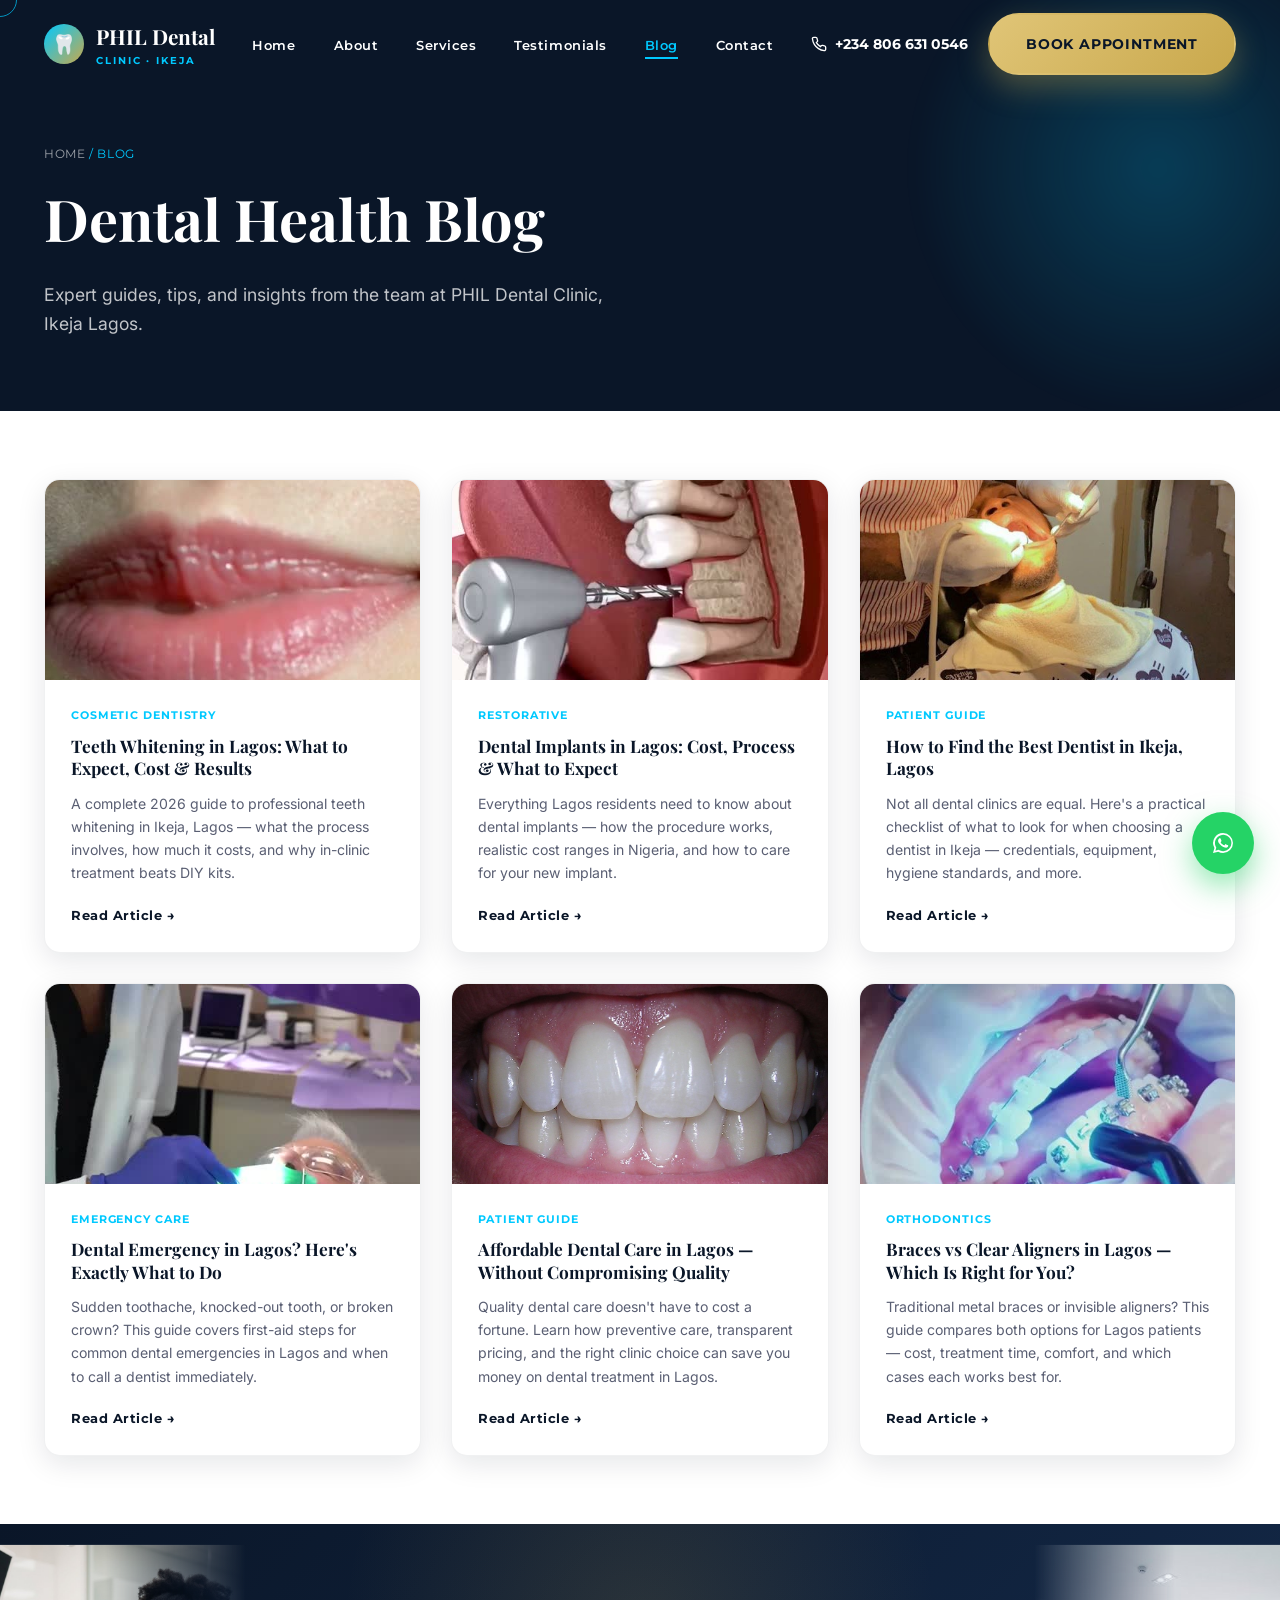
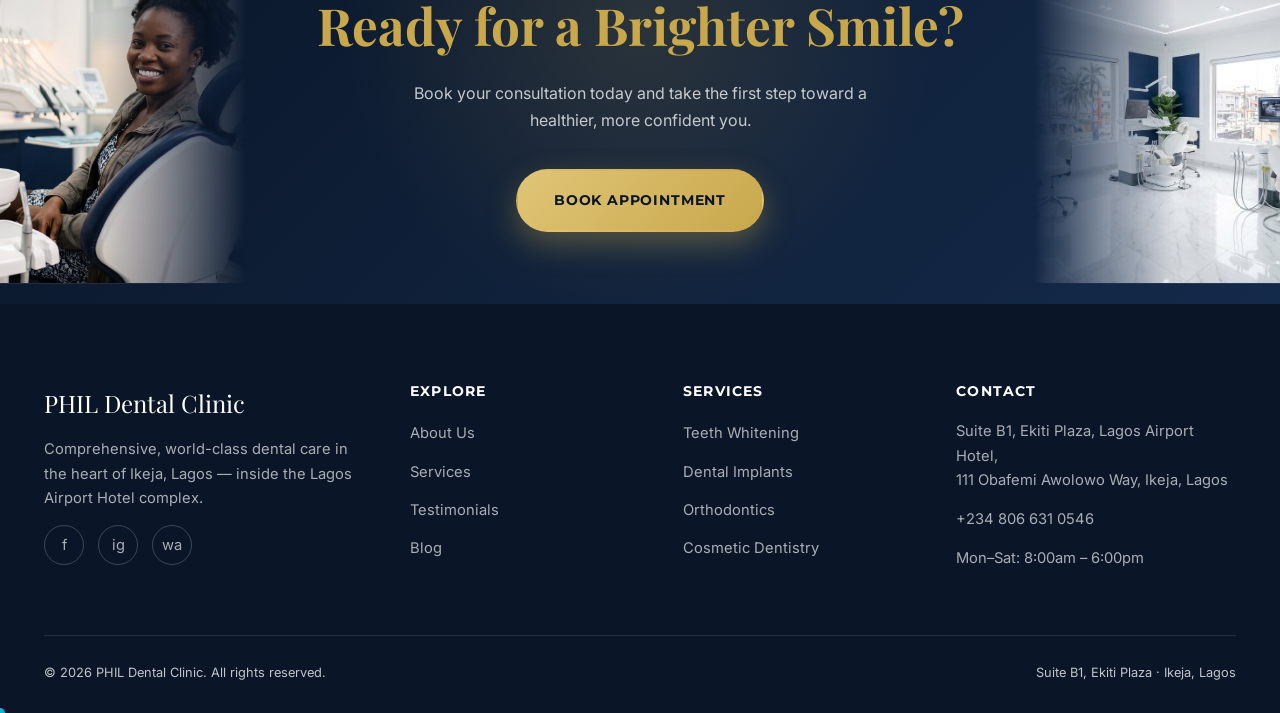
<file: blog.html>
<!DOCTYPE html>
<html lang="en">
<head>
<meta charset="UTF-8">
<meta name="viewport" content="width=device-width, initial-scale=1.0">
<title>Dental Health Blog — PHIL Dental Clinic, Ikeja Lagos</title>
<meta name="description" content="Expert dental health articles from PHIL Dental Clinic in Ikeja, Lagos. Tips on teeth whitening, implants, braces, and finding quality dental care in Lagos.">
<meta property="og:title" content="Dental Health Blog — PHIL Dental Clinic">
<meta property="og:description" content="Expert dental tips and guides for Lagos residents — from the team at PHIL Dental Clinic, Ikeja.">
<meta property="og:image" content="images/gallery-smile-teeth.jpg">
<meta property="og:type" content="website">
<link rel="icon" type="image/png" sizes="32x32" href="favicon-32x32.png">
<link rel="icon" type="image/png" sizes="16x16" href="favicon-16x16.png">
<link rel="shortcut icon" href="favicon.ico">
<link rel="apple-touch-icon" sizes="180x180" href="apple-touch-icon.png">
<link rel="preconnect" href="https://fonts.googleapis.com">
<link rel="preconnect" href="https://fonts.gstatic.com" crossorigin>
<link href="https://fonts.googleapis.com/css2?family=Playfair+Display:ital,wght@0,700;1,700&family=Inter:wght@400;600;700&family=Montserrat:wght@400;600;700&display=swap" rel="stylesheet">
<link rel="stylesheet" href="css/global.css">
<link rel="stylesheet" href="css/hero.css">
<link rel="stylesheet" href="css/components.css">
</head>
<body>

<div class="loader"><div class="loader-tooth"><img src="images/tooth-3d.jpg" alt=""></div><div class="loader-text">PHIL Dental Clinic</div></div>

<div class="drawer-overlay"></div>
<nav class="mobile-drawer" aria-label="Mobile navigation">
  <a href="index.html">Home</a>
  <a href="about.html">About</a>
  <a href="services.html">Services</a>
  <a href="testimonials.html">Testimonials</a>
  <a href="blog.html">Blog</a>
  <a href="contact.html">Contact</a>
  <a href="tel:+2348066310546" class="btn btn-gold btn-block" style="margin-top:24px;">Call Now</a>
</nav>

<header class="navbar">
  <div class="container">
    <a href="index.html" class="nav-logo">
      <span class="tooth-mark">🦷</span>
      <span>PHIL Dental<span class="sub">CLINIC · IKEJA</span></span>
    </a>
    <ul class="nav-links">
      <li><a href="index.html">Home</a></li>
      <li><a href="about.html">About</a></li>
      <li><a href="services.html">Services</a></li>
      <li><a href="testimonials.html">Testimonials</a></li>
      <li><a href="blog.html" class="active">Blog</a></li>
      <li><a href="contact.html">Contact</a></li>
    </ul>
    <div class="nav-cta">
      <a href="tel:+2348066310546" class="nav-phone nav-phone-desktop">
        <svg width="16" height="16" viewBox="0 0 24 24" fill="none" stroke="currentColor" stroke-width="2"><path d="M22 16.92v3a2 2 0 0 1-2.18 2 19.79 19.79 0 0 1-8.63-3.07 19.5 19.5 0 0 1-6-6 19.79 19.79 0 0 1-3.07-8.67A2 2 0 0 1 4.11 2h3a2 2 0 0 1 2 1.72c.127.96.362 1.903.7 2.81a2 2 0 0 1-.45 2.11L8.09 9.91a16 16 0 0 0 6 6l1.27-1.27a2 2 0 0 1 2.11-.45c.907.338 1.85.573 2.81.7A2 2 0 0 1 22 16.92z"/></svg>
        +234 806 631 0546
      </a>
      <a href="contact.html" class="btn btn-gold">Book Appointment</a>
      <button class="hamburger" aria-label="Toggle menu"><span></span><span></span><span></span></button>
    </div>
  </div>
</header>

<main>

  <section class="page-hero">
    <div class="container">
      <div class="breadcrumb"><a href="index.html">Home</a> / Blog</div>
      <h1>Dental Health Blog</h1>
      <p class="lead">Expert guides, tips, and insights from the team at PHIL Dental Clinic, Ikeja Lagos.</p>
    </div>
  </section>

  <section class="section-pad">
    <div class="container">
      <div class="blog-grid">

        <article class="blog-card reveal">
          <div class="blog-card-img">
            <img src="images/poster-teeth-whitening.jpg" alt="Teeth whitening Lagos" loading="lazy">
          </div>
          <div class="blog-card-body">
            <div class="blog-tag">Cosmetic Dentistry</div>
            <h3>Teeth Whitening in Lagos: What to Expect, Cost &amp; Results</h3>
            <p>A complete 2026 guide to professional teeth whitening in Ikeja, Lagos — what the process involves, how much it costs, and why in-clinic treatment beats DIY kits.</p>
            <a href="blog/teeth-whitening-lagos.html" class="blog-read-more">Read Article →</a>
          </div>
        </article>

        <article class="blog-card reveal">
          <div class="blog-card-img">
            <img src="images/poster-dental-implants.jpg" alt="Dental implants Lagos Nigeria" loading="lazy">
          </div>
          <div class="blog-card-body">
            <div class="blog-tag">Restorative</div>
            <h3>Dental Implants in Lagos: Cost, Process &amp; What to Expect</h3>
            <p>Everything Lagos residents need to know about dental implants — how the procedure works, realistic cost ranges in Nigeria, and how to care for your new implant.</p>
            <a href="blog/dental-implants-lagos.html" class="blog-read-more">Read Article →</a>
          </div>
        </article>

        <article class="blog-card reveal">
          <div class="blog-card-img">
            <img src="images/gallery-team-treatment.jpg" alt="Best dentist Ikeja Lagos" loading="lazy">
          </div>
          <div class="blog-card-body">
            <div class="blog-tag">Patient Guide</div>
            <h3>How to Find the Best Dentist in Ikeja, Lagos</h3>
            <p>Not all dental clinics are equal. Here's a practical checklist of what to look for when choosing a dentist in Ikeja — credentials, equipment, hygiene standards, and more.</p>
            <a href="blog/best-dentist-ikeja-lagos.html" class="blog-read-more">Read Article →</a>
          </div>
        </article>

        <article class="blog-card reveal">
          <div class="blog-card-img">
            <img src="images/poster-root-canal.jpg" alt="Emergency dentist Ikeja Lagos" loading="lazy">
          </div>
          <div class="blog-card-body">
            <div class="blog-tag">Emergency Care</div>
            <h3>Dental Emergency in Lagos? Here's Exactly What to Do</h3>
            <p>Sudden toothache, knocked-out tooth, or broken crown? This guide covers first-aid steps for common dental emergencies in Lagos and when to call a dentist immediately.</p>
            <a href="blog/emergency-dentist-ikeja.html" class="blog-read-more">Read Article →</a>
          </div>
        </article>

        <article class="blog-card reveal">
          <div class="blog-card-img">
            <img src="images/gallery-smile-teeth.jpg" alt="Affordable dentist Lagos" loading="lazy">
          </div>
          <div class="blog-card-body">
            <div class="blog-tag">Patient Guide</div>
            <h3>Affordable Dental Care in Lagos — Without Compromising Quality</h3>
            <p>Quality dental care doesn't have to cost a fortune. Learn how preventive care, transparent pricing, and the right clinic choice can save you money on dental treatment in Lagos.</p>
            <a href="blog/affordable-dental-care-lagos.html" class="blog-read-more">Read Article →</a>
          </div>
        </article>

        <article class="blog-card reveal">
          <div class="blog-card-img">
            <img src="images/poster-orthodontics.jpg" alt="Braces clear aligners Lagos" loading="lazy">
          </div>
          <div class="blog-card-body">
            <div class="blog-tag">Orthodontics</div>
            <h3>Braces vs Clear Aligners in Lagos — Which Is Right for You?</h3>
            <p>Traditional metal braces or invisible aligners? This guide compares both options for Lagos patients — cost, treatment time, comfort, and which cases each works best for.</p>
            <a href="blog/braces-orthodontics-lagos.html" class="blog-read-more">Read Article →</a>
          </div>
        </article>

      </div>
    </div>
  </section>

  <section class="cta-banner">
    <img src="images/patient-smile-full.jpg" alt="" class="cta-banner-img cta-banner-img-left" loading="lazy" aria-hidden="true">
    <img src="images/clinic-interior-about.jpg" alt="" class="cta-banner-img cta-banner-img-right" loading="lazy" aria-hidden="true">
    <div class="container">
      <h2>Ready for a Brighter Smile?</h2>
      <p>Book your consultation today and take the first step toward a healthier, more confident you.</p>
      <a href="contact.html" class="btn btn-gold">Book Appointment</a>
    </div>
  </section>

</main>

<footer class="site-footer">
  <div class="container">
    <div class="footer-grid">
      <div class="footer-col">
        <div class="footer-logo">PHIL Dental Clinic</div>
        <p>Comprehensive, world-class dental care in the heart of Ikeja, Lagos — inside the Lagos Airport Hotel complex.</p>
        <div class="social-row">
          <a href="#" aria-label="Facebook">f</a>
          <a href="#" aria-label="Instagram">ig</a>
          <a href="https://wa.me/2348066310546" aria-label="WhatsApp" target="_blank" rel="noopener">wa</a>
        </div>
      </div>
      <div class="footer-col">
        <h4>Explore</h4>
        <ul>
          <li><a href="about.html">About Us</a></li>
          <li><a href="services.html">Services</a></li>
          <li><a href="testimonials.html">Testimonials</a></li>
          <li><a href="blog.html">Blog</a></li>
        </ul>
      </div>
      <div class="footer-col">
        <h4>Services</h4>
        <ul>
          <li><a href="services.html#whitening">Teeth Whitening</a></li>
          <li><a href="services.html#implants">Dental Implants</a></li>
          <li><a href="services.html#orthodontics">Orthodontics</a></li>
          <li><a href="services.html#cosmetic">Cosmetic Dentistry</a></li>
        </ul>
      </div>
      <div class="footer-col">
        <h4>Contact</h4>
        <p>Suite B1, Ekiti Plaza, Lagos Airport Hotel,<br>111 Obafemi Awolowo Way, Ikeja, Lagos</p>
        <p><a href="tel:+2348066310546">+234 806 631 0546</a></p>
        <p>Mon–Sat: 8:00am – 6:00pm</p>
      </div>
    </div>
    <div class="footer-bottom">
      <span>© 2026 PHIL Dental Clinic. All rights reserved.</span>
      <span>Suite B1, Ekiti Plaza · Ikeja, Lagos</span>
    </div>
  </div>
</footer>

<a href="https://wa.me/2348066310546?text=Hi%2C%20I%27d%20like%20to%20book%20an%20appointment%20at%20PHIL%20Dental%20Clinic" class="whatsapp-float" target="_blank" rel="noopener" aria-label="Chat with us on WhatsApp">
  <svg viewBox="0 0 24 24" fill="white"><path d="M17.6 6.32A7.85 7.85 0 0012.05 4a7.94 7.94 0 00-6.9 11.9L4 20l4.2-1.1a7.9 7.9 0 003.85 1h0a7.94 7.94 0 007.94-7.94 7.9 7.9 0 00-2.4-5.64zm-5.55 12.2a6.6 6.6 0 01-3.36-.92l-.24-.14-2.5.66.67-2.44-.16-.25a6.6 6.6 0 1112.28-3.5 6.6 6.6 0 01-6.69 6.6zm3.62-4.94c-.2-.1-1.17-.58-1.35-.64-.18-.07-.31-.1-.45.1-.13.2-.51.64-.62.77-.11.13-.23.15-.42.05-.2-.1-.83-.3-1.58-.97a5.9 5.9 0 01-1.09-1.36c-.11-.2-.01-.3.09-.4.09-.1.2-.23.3-.35.1-.11.13-.2.2-.33.06-.13.03-.25-.02-.35-.05-.1-.45-1.08-.61-1.48-.16-.39-.33-.33-.45-.34h-.38c-.13 0-.35.05-.53.25-.18.2-.7.68-.7 1.66s.72 1.93.82 2.06c.1.13 1.4 2.15 3.4 3.01.47.2.85.33 1.14.42.48.15.91.13 1.26.08.38-.06 1.17-.48 1.34-.94.16-.46.16-.86.11-.94-.05-.09-.18-.14-.38-.24z"/></svg>
</a>

<script src="js/animations.js" defer></script>
<script src="js/main.js" defer></script>
</body>
</html>
</file>
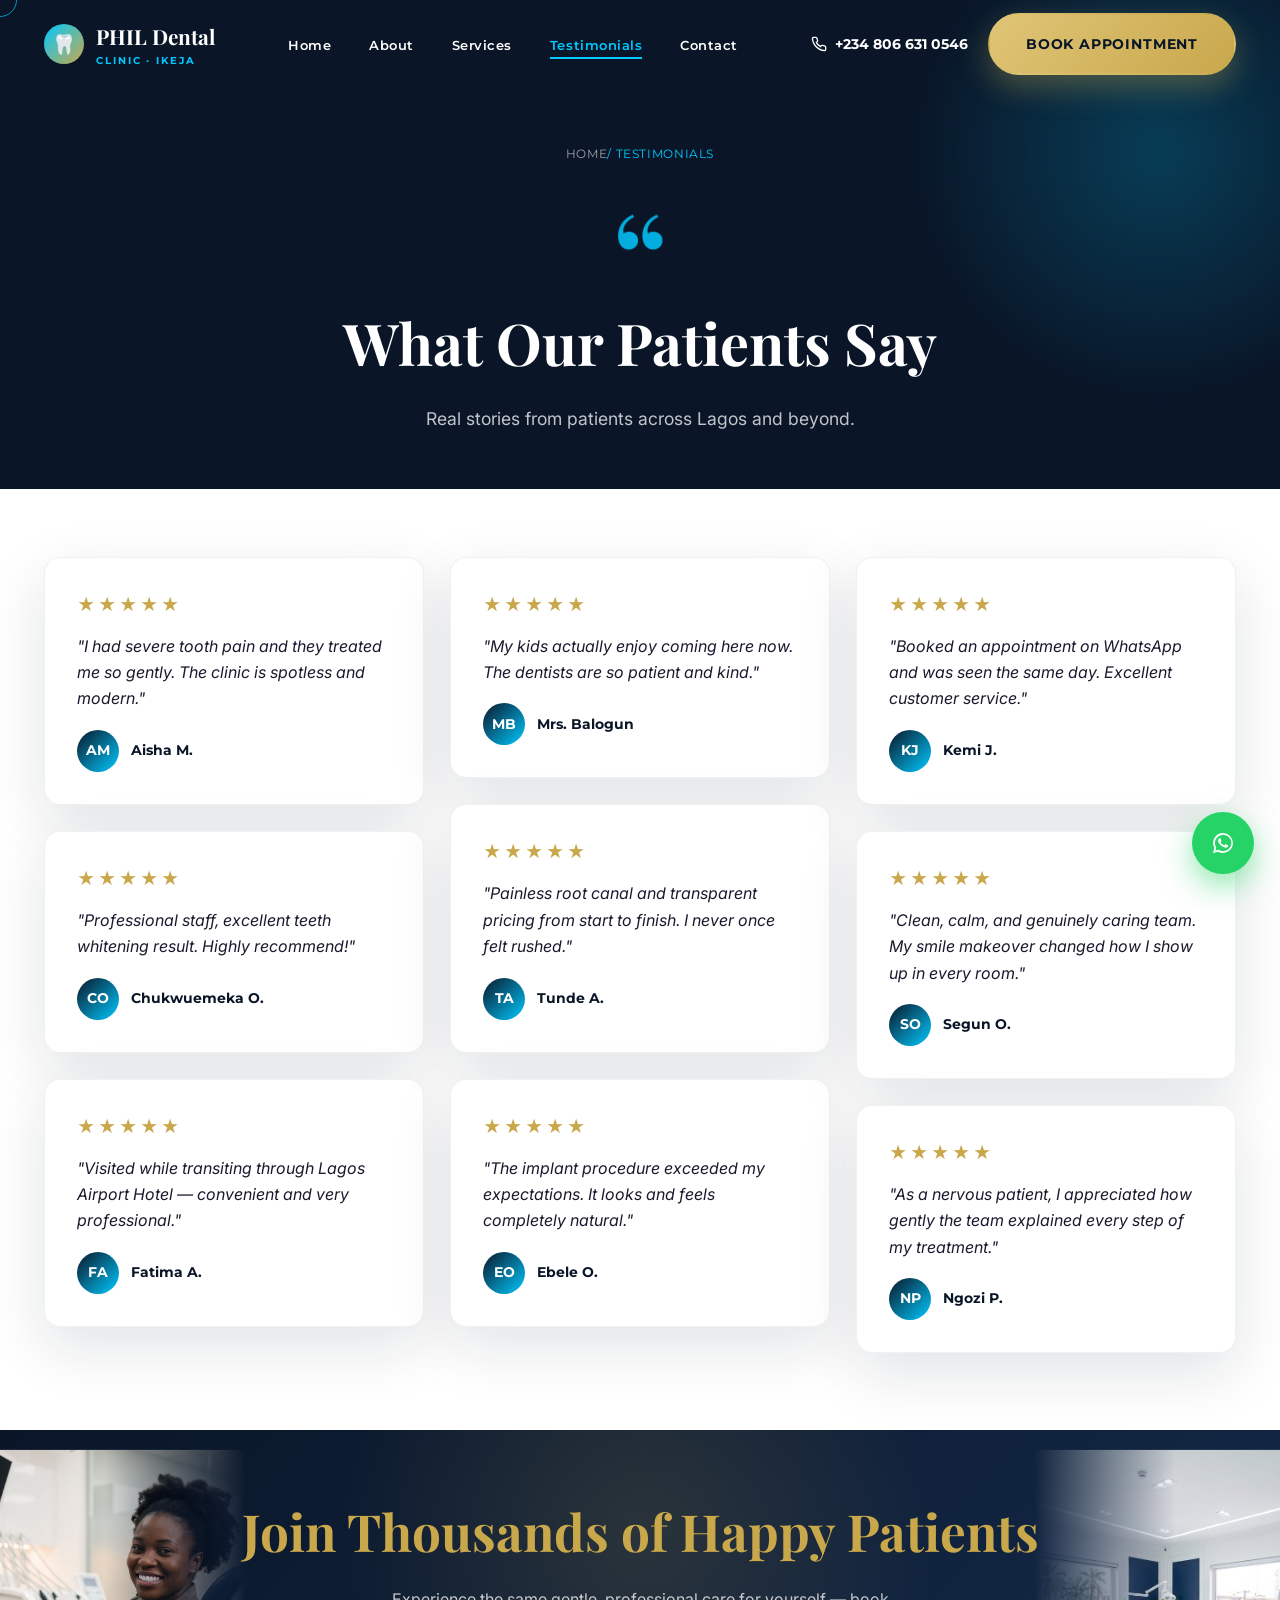
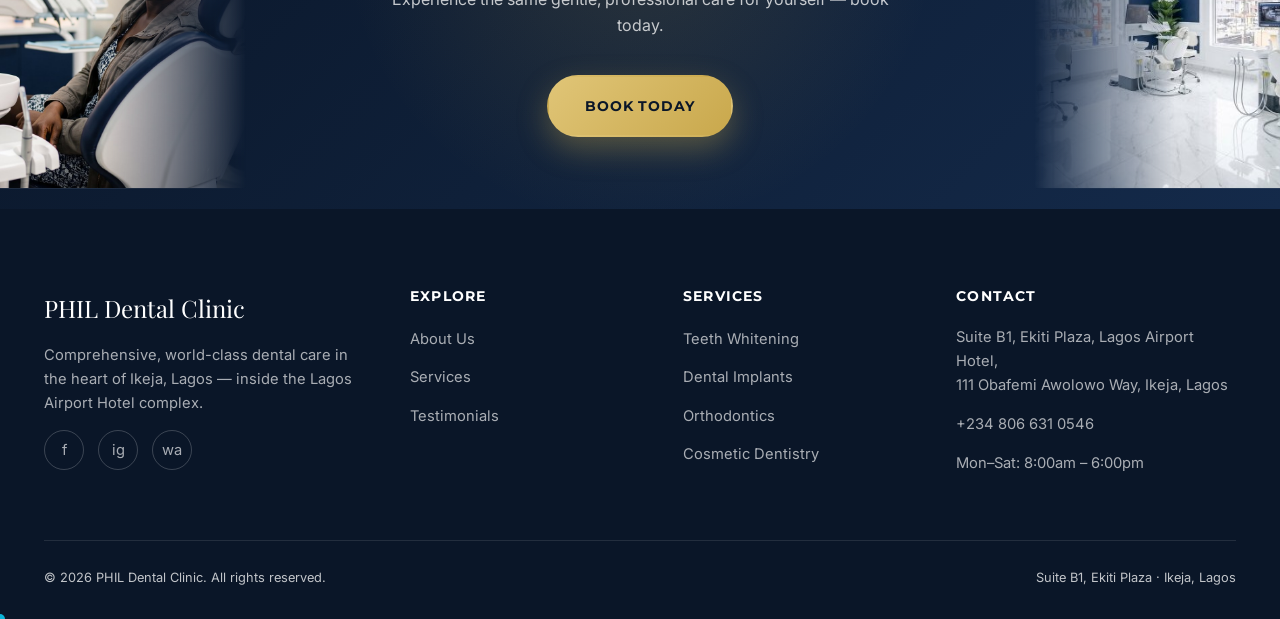
<file: testimonials.html>
<!DOCTYPE html>
<html lang="en">
<head>
<meta charset="UTF-8">
<meta name="viewport" content="width=device-width, initial-scale=1.0">
<title>Testimonials — PHIL Dental Clinic, Ikeja Lagos</title>
<meta name="description" content="Read what patients say about PHIL Dental Clinic — gentle care, professional results, and a convenient Ikeja, Lagos location.">
<meta property="og:title" content="Patient Testimonials — PHIL Dental Clinic">
<meta property="og:description" content="Loved by thousands of smiles across Lagos and beyond.">
<meta property="og:image" content="https://images.unsplash.com/photo-1598256989800-fe5f95da9787?auto=format&fit=crop&w=1200&q=80">
<meta property="og:type" content="website">
<link rel="icon" href="data:image/svg+xml,<svg xmlns=%22http://www.w3.org/2000/svg%22 viewBox=%220 0 100 100%22><text y=%22.9em%22 font-size=%2290%22>🦷</text></svg>">
<link rel="preconnect" href="https://fonts.googleapis.com">
<link rel="preconnect" href="https://fonts.gstatic.com" crossorigin>
<link rel="preconnect" href="https://images.unsplash.com" crossorigin>
<link href="https://fonts.googleapis.com/css2?family=Playfair+Display:ital,wght@0,700;1,700&family=Inter:wght@400;600;700&family=Montserrat:wght@400;600;700&display=swap" rel="stylesheet">
<link rel="stylesheet" href="css/global.css">
<link rel="stylesheet" href="css/hero.css">
<link rel="stylesheet" href="css/components.css">
</head>
<body>

<div class="loader"><div class="loader-tooth"><img src="images/tooth-3d.jpg" alt=""></div><div class="loader-text">PHIL Dental Clinic</div></div>

<div class="drawer-overlay"></div>
<nav class="mobile-drawer" aria-label="Mobile navigation">
  <a href="index.html">Home</a>
  <a href="about.html">About</a>
  <a href="services.html">Services</a>
  <a href="testimonials.html">Testimonials</a>
  <a href="contact.html">Contact</a>
  <a href="tel:+2348066310546" class="btn btn-gold btn-block" style="margin-top:24px;">Call Now</a>
</nav>

<header class="navbar">
  <div class="container">
    <a href="index.html" class="nav-logo">
      <span class="tooth-mark">🦷</span>
      <span>PHIL Dental<span class="sub">CLINIC · IKEJA</span></span>
    </a>
    <ul class="nav-links">
      <li><a href="index.html">Home</a></li>
      <li><a href="about.html">About</a></li>
      <li><a href="services.html">Services</a></li>
      <li><a href="testimonials.html" class="active">Testimonials</a></li>
      <li><a href="contact.html">Contact</a></li>
    </ul>
    <div class="nav-cta">
      <a href="tel:+2348066310546" class="nav-phone nav-phone-desktop">
        <svg width="16" height="16" viewBox="0 0 24 24" fill="none" stroke="currentColor" stroke-width="2"><path d="M22 16.92v3a2 2 0 0 1-2.18 2 19.79 19.79 0 0 1-8.63-3.07 19.5 19.5 0 0 1-6-6 19.79 19.79 0 0 1-3.07-8.67A2 2 0 0 1 4.11 2h3a2 2 0 0 1 2 1.72c.127.96.362 1.903.7 2.81a2 2 0 0 1-.45 2.11L8.09 9.91a16 16 0 0 0 6 6l1.27-1.27a2 2 0 0 1 2.11-.45c.907.338 1.85.573 2.81.7A2 2 0 0 1 22 16.92z"/></svg>
        +234 806 631 0546
      </a>
      <a href="contact.html" class="btn btn-gold">Book Appointment</a>
      <button class="hamburger" aria-label="Toggle menu"><span></span><span></span><span></span></button>
    </div>
  </div>
</header>

<main>

  <section class="page-hero text-center">
    <div class="container">
      <div class="breadcrumb" style="justify-content:center; display:flex;"><a href="index.html">Home</a> / Testimonials</div>
      <div class="big-quote-mark" aria-hidden="true">&ldquo;</div>
      <h1>What Our Patients Say</h1>
      <p class="lead" style="margin:0 auto;">Real stories from patients across Lagos and beyond.</p>
    </div>
  </section>

  <section class="section-pad">
    <div class="container">
      <div class="review-masonry">

        <div class="review-card reveal">
          <div class="stars">★★★★★</div>
          <p class="quote">"I had severe tooth pain and they treated me so gently. The clinic is spotless and modern."</p>
          <div class="reviewer">
            <div class="avatar">AM</div>
            <div class="name">Aisha M.</div>
          </div>
        </div>

        <div class="review-card reveal">
          <div class="stars">★★★★★</div>
          <p class="quote">"Professional staff, excellent teeth whitening result. Highly recommend!"</p>
          <div class="reviewer">
            <div class="avatar">CO</div>
            <div class="name">Chukwuemeka O.</div>
          </div>
        </div>

        <div class="review-card reveal">
          <div class="stars">★★★★★</div>
          <p class="quote">"Visited while transiting through Lagos Airport Hotel — convenient and very professional."</p>
          <div class="reviewer">
            <div class="avatar">FA</div>
            <div class="name">Fatima A.</div>
          </div>
        </div>

        <div class="review-card reveal">
          <div class="stars">★★★★★</div>
          <p class="quote">"My kids actually enjoy coming here now. The dentists are so patient and kind."</p>
          <div class="reviewer">
            <div class="avatar">MB</div>
            <div class="name">Mrs. Balogun</div>
          </div>
        </div>

        <div class="review-card reveal">
          <div class="stars">★★★★★</div>
          <p class="quote">"Painless root canal and transparent pricing from start to finish. I never once felt rushed."</p>
          <div class="reviewer">
            <div class="avatar">TA</div>
            <div class="name">Tunde A.</div>
          </div>
        </div>

        <div class="review-card reveal">
          <div class="stars">★★★★★</div>
          <p class="quote">"The implant procedure exceeded my expectations. It looks and feels completely natural."</p>
          <div class="reviewer">
            <div class="avatar">EO</div>
            <div class="name">Ebele O.</div>
          </div>
        </div>

        <div class="review-card reveal">
          <div class="stars">★★★★★</div>
          <p class="quote">"Booked an appointment on WhatsApp and was seen the same day. Excellent customer service."</p>
          <div class="reviewer">
            <div class="avatar">KJ</div>
            <div class="name">Kemi J.</div>
          </div>
        </div>

        <div class="review-card reveal">
          <div class="stars">★★★★★</div>
          <p class="quote">"Clean, calm, and genuinely caring team. My smile makeover changed how I show up in every room."</p>
          <div class="reviewer">
            <div class="avatar">SO</div>
            <div class="name">Segun O.</div>
          </div>
        </div>

        <div class="review-card reveal">
          <div class="stars">★★★★★</div>
          <p class="quote">"As a nervous patient, I appreciated how gently the team explained every step of my treatment."</p>
          <div class="reviewer">
            <div class="avatar">NP</div>
            <div class="name">Ngozi P.</div>
          </div>
        </div>

      </div>
    </div>
  </section>

  <section class="cta-banner">
    <img src="images/patient-smile-full.jpg" alt="" class="cta-banner-img cta-banner-img-left" loading="lazy" aria-hidden="true">
    <img src="images/clinic-interior-about.jpg" alt="" class="cta-banner-img cta-banner-img-right" loading="lazy" aria-hidden="true">
    <div class="container">
      <h2>Join Thousands of Happy Patients</h2>
      <p>Experience the same gentle, professional care for yourself — book today.</p>
      <a href="contact.html" class="btn btn-gold">Book Today</a>
    </div>
  </section>

</main>

<footer class="site-footer">
  <div class="container">
    <div class="footer-grid">
      <div class="footer-col">
        <div class="footer-logo">PHIL Dental Clinic</div>
        <p>Comprehensive, world-class dental care in the heart of Ikeja, Lagos — inside the Lagos Airport Hotel complex.</p>
        <div class="social-row">
          <a href="#" aria-label="Facebook">f</a>
          <a href="#" aria-label="Instagram">ig</a>
          <a href="https://wa.me/2348066310546" aria-label="WhatsApp" target="_blank" rel="noopener">wa</a>
        </div>
      </div>
      <div class="footer-col">
        <h4>Explore</h4>
        <ul>
          <li><a href="about.html">About Us</a></li>
          <li><a href="services.html">Services</a></li>
          <li><a href="testimonials.html">Testimonials</a></li>
        </ul>
      </div>
      <div class="footer-col">
        <h4>Services</h4>
        <ul>
          <li><a href="services.html#whitening">Teeth Whitening</a></li>
          <li><a href="services.html#implants">Dental Implants</a></li>
          <li><a href="services.html#orthodontics">Orthodontics</a></li>
          <li><a href="services.html#cosmetic">Cosmetic Dentistry</a></li>
        </ul>
      </div>
      <div class="footer-col">
        <h4>Contact</h4>
        <p>Suite B1, Ekiti Plaza, Lagos Airport Hotel,<br>111 Obafemi Awolowo Way, Ikeja, Lagos</p>
        <p><a href="tel:+2348066310546">+234 806 631 0546</a></p>
        <p>Mon–Sat: 8:00am – 6:00pm</p>
      </div>
    </div>
    <div class="footer-bottom">
      <span>© 2026 PHIL Dental Clinic. All rights reserved.</span>
      <span>Suite B1, Ekiti Plaza · Ikeja, Lagos</span>
    </div>
  </div>
</footer>

<a href="https://wa.me/2348066310546?text=Hi%2C%20I%27d%20like%20to%20book%20an%20appointment%20at%20PHIL%20Dental%20Clinic" class="whatsapp-float" target="_blank" rel="noopener" aria-label="Chat with us on WhatsApp">
  <svg viewBox="0 0 24 24" fill="white"><path d="M17.6 6.32A7.85 7.85 0 0012.05 4a7.94 7.94 0 00-6.9 11.9L4 20l4.2-1.1a7.9 7.9 0 003.85 1h0a7.94 7.94 0 007.94-7.94 7.9 7.9 0 00-2.4-5.64zm-5.55 12.2a6.6 6.6 0 01-3.36-.92l-.24-.14-2.5.66.67-2.44-.16-.25a6.6 6.6 0 1112.28-3.5 6.6 6.6 0 01-6.69 6.6zm3.62-4.94c-.2-.1-1.17-.58-1.35-.64-.18-.07-.31-.1-.45.1-.13.2-.51.64-.62.77-.11.13-.23.15-.42.05-.2-.1-.83-.3-1.58-.97a5.9 5.9 0 01-1.09-1.36c-.11-.2-.01-.3.09-.4.09-.1.2-.23.3-.35.1-.11.13-.2.2-.33.06-.13.03-.25-.02-.35-.05-.1-.45-1.08-.61-1.48-.16-.39-.33-.33-.45-.34h-.38c-.13 0-.35.05-.53.25-.18.2-.7.68-.7 1.66s.72 1.93.82 2.06c.1.13 1.4 2.15 3.4 3.01.47.2.85.33 1.14.42.48.15.91.13 1.26.08.38-.06 1.17-.48 1.34-.94.16-.46.16-.86.11-.94-.05-.09-.18-.14-.38-.24z"/></svg>
</a>

<script src="js/animations.js"></script>
<script src="js/main.js"></script>
</body>
</html>
</file>
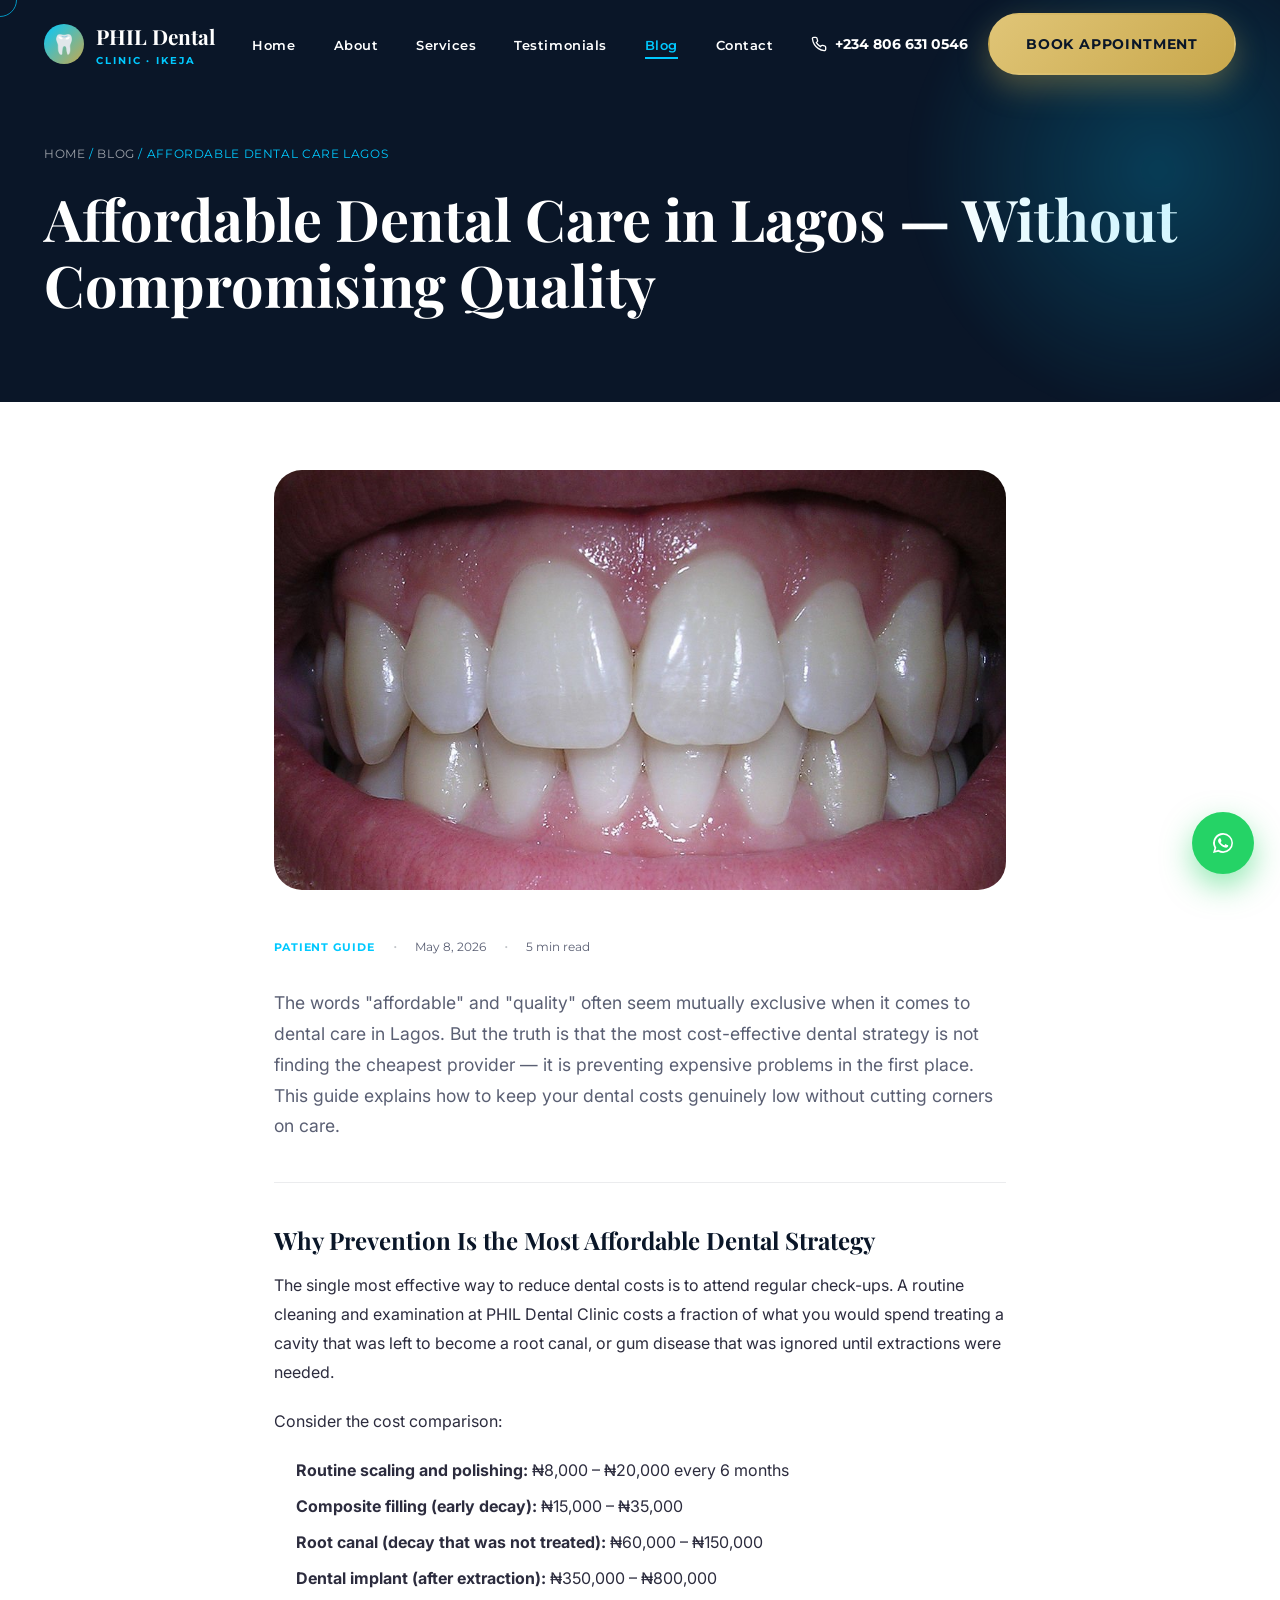
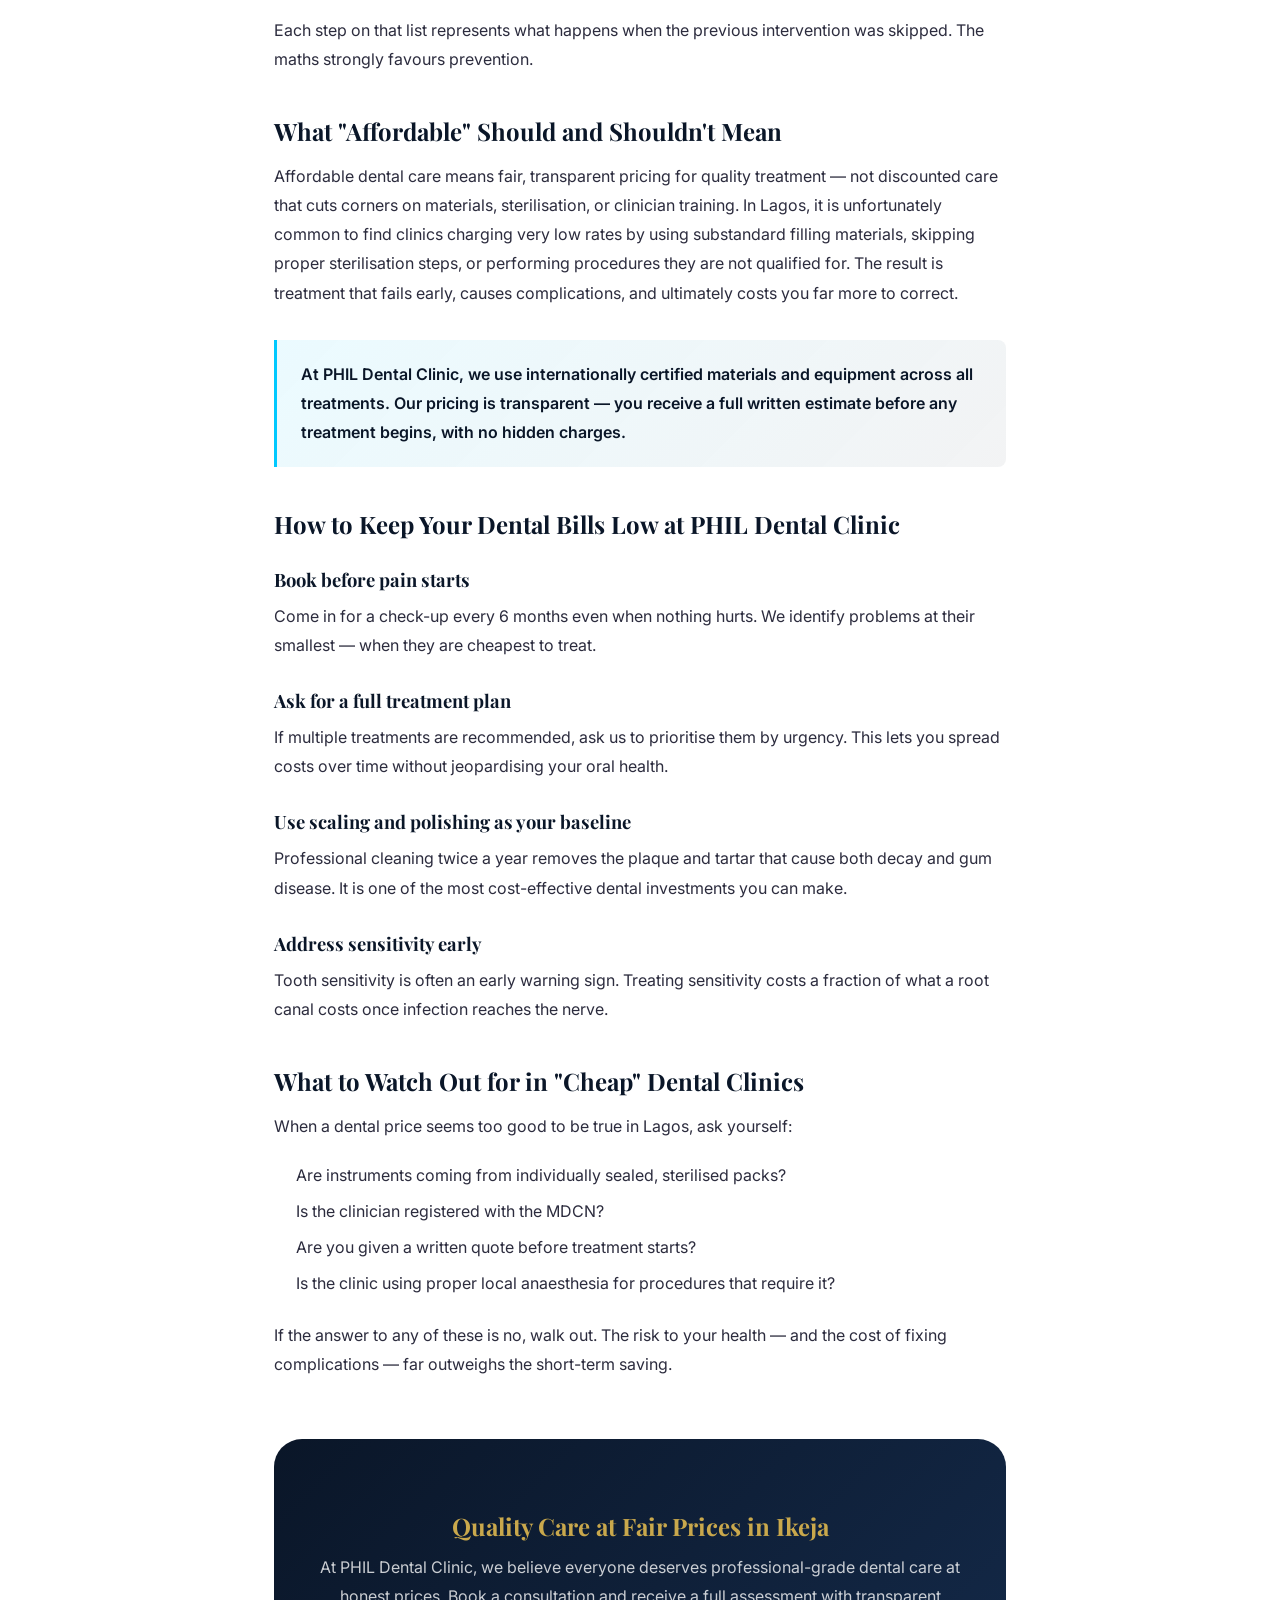
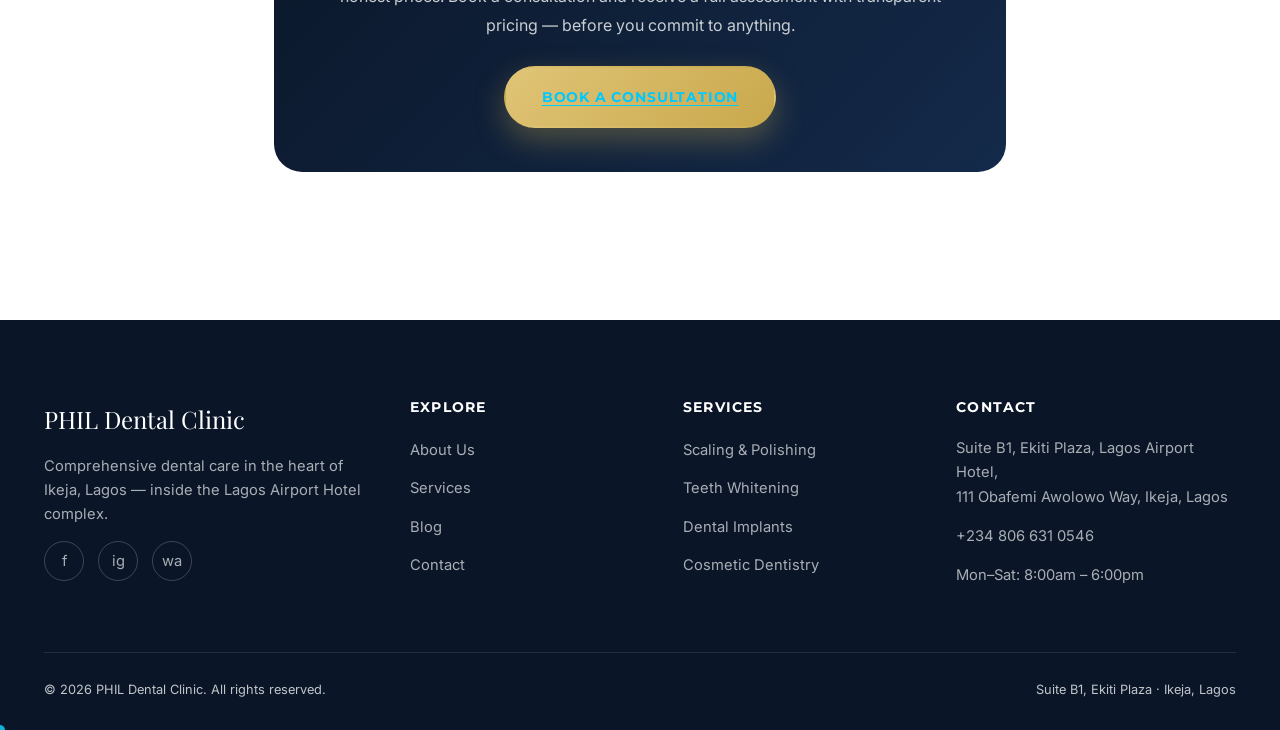
<file: blog/affordable-dental-care-lagos.html>
<!DOCTYPE html>
<html lang="en">
<head>
<meta charset="UTF-8">
<meta name="viewport" content="width=device-width, initial-scale=1.0">
<title>Affordable Dental Care in Lagos Without Compromising Quality | PHIL Dental Clinic</title>
<meta name="description" content="Find affordable dental care in Lagos without sacrificing quality. Learn how prevention saves money, what transparent pricing looks like, and what to watch out for in cheap dental clinics.">
<meta property="og:title" content="Affordable Dental Care in Lagos — Without Compromising Quality">
<meta property="og:image" content="../images/gallery-smile-teeth.jpg">
<meta property="og:type" content="article">
<link rel="canonical" href="https://phildentalclinic.com/blog/affordable-dental-care-lagos.html">
<script type="application/ld+json">{"@context":"https://schema.org","@type":"Article","headline":"Affordable Dental Care in Lagos — Without Compromising Quality","author":{"@type":"Organization","name":"PHIL Dental Clinic"},"publisher":{"@type":"Organization","name":"PHIL Dental Clinic"},"datePublished":"2026-05-08","dateModified":"2026-07-01"}</script>
<link rel="icon" type="image/png" sizes="32x32" href="../favicon-32x32.png">
<link rel="shortcut icon" href="../favicon.ico">
<link rel="apple-touch-icon" sizes="180x180" href="../apple-touch-icon.png">
<link rel="preconnect" href="https://fonts.googleapis.com">
<link rel="preconnect" href="https://fonts.gstatic.com" crossorigin>
<link href="https://fonts.googleapis.com/css2?family=Playfair+Display:ital,wght@0,700;1,700&family=Inter:wght@400;600;700&family=Montserrat:wght@400;600;700&display=swap" rel="stylesheet">
<link rel="stylesheet" href="../css/global.css">
<link rel="stylesheet" href="../css/hero.css">
<link rel="stylesheet" href="../css/components.css">
</head>
<body>

<div class="loader"><div class="loader-tooth"><img src="../images/tooth-3d.jpg" alt=""></div><div class="loader-text">PHIL Dental Clinic</div></div>
<div class="drawer-overlay"></div>
<nav class="mobile-drawer" aria-label="Mobile navigation">
  <a href="../index.html">Home</a><a href="../about.html">About</a><a href="../services.html">Services</a><a href="../testimonials.html">Testimonials</a><a href="../blog.html">Blog</a><a href="../contact.html">Contact</a>
  <a href="tel:+2348066310546" class="btn btn-gold btn-block" style="margin-top:24px;">Call Now</a>
</nav>
<header class="navbar">
  <div class="container">
    <a href="../index.html" class="nav-logo"><span class="tooth-mark">🦷</span><span>PHIL Dental<span class="sub">CLINIC · IKEJA</span></span></a>
    <ul class="nav-links"><li><a href="../index.html">Home</a></li><li><a href="../about.html">About</a></li><li><a href="../services.html">Services</a></li><li><a href="../testimonials.html">Testimonials</a></li><li><a href="../blog.html" class="active">Blog</a></li><li><a href="../contact.html">Contact</a></li></ul>
    <div class="nav-cta">
      <a href="tel:+2348066310546" class="nav-phone nav-phone-desktop"><svg width="16" height="16" viewBox="0 0 24 24" fill="none" stroke="currentColor" stroke-width="2"><path d="M22 16.92v3a2 2 0 0 1-2.18 2 19.79 19.79 0 0 1-8.63-3.07 19.5 19.5 0 0 1-6-6 19.79 19.79 0 0 1-3.07-8.67A2 2 0 0 1 4.11 2h3a2 2 0 0 1 2 1.72c.127.96.362 1.903.7 2.81a2 2 0 0 1-.45 2.11L8.09 9.91a16 16 0 0 0 6 6l1.27-1.27a2 2 0 0 1 2.11-.45c.907.338 1.85.573 2.81.7A2 2 0 0 1 22 16.92z"/></svg>+234 806 631 0546</a>
      <a href="../contact.html" class="btn btn-gold">Book Appointment</a>
      <button class="hamburger" aria-label="Toggle menu"><span></span><span></span><span></span></button>
    </div>
  </div>
</header>

<main>
  <section class="page-hero">
    <div class="container">
      <div class="breadcrumb"><a href="../index.html">Home</a> / <a href="../blog.html">Blog</a> / Affordable Dental Care Lagos</div>
      <h1>Affordable Dental Care in Lagos — Without Compromising Quality</h1>
    </div>
  </section>

  <section class="section-pad">
    <div class="container">
      <div class="blog-post-wrap">

        <img src="../images/gallery-smile-teeth.jpg" alt="Affordable dental care Lagos" class="blog-post-hero-img" loading="eager">

        <div class="blog-post-meta">
          <span class="blog-tag">Patient Guide</span>
          <span class="meta-sep">·</span>
          <span class="meta-date">May 8, 2026</span>
          <span class="meta-sep">·</span>
          <span class="meta-date">5 min read</span>
        </div>

        <p class="blog-post-intro">The words "affordable" and "quality" often seem mutually exclusive when it comes to dental care in Lagos. But the truth is that the most cost-effective dental strategy is not finding the cheapest provider — it is preventing expensive problems in the first place. This guide explains how to keep your dental costs genuinely low without cutting corners on care.</p>

        <div class="blog-post-body">

          <h2>Why Prevention Is the Most Affordable Dental Strategy</h2>
          <p>The single most effective way to reduce dental costs is to attend regular check-ups. A routine cleaning and examination at PHIL Dental Clinic costs a fraction of what you would spend treating a cavity that was left to become a root canal, or gum disease that was ignored until extractions were needed.</p>
          <p>Consider the cost comparison:</p>
          <ul>
            <li><strong>Routine scaling and polishing:</strong> ₦8,000 – ₦20,000 every 6 months</li>
            <li><strong>Composite filling (early decay):</strong> ₦15,000 – ₦35,000</li>
            <li><strong>Root canal (decay that was not treated):</strong> ₦60,000 – ₦150,000</li>
            <li><strong>Dental implant (after extraction):</strong> ₦350,000 – ₦800,000</li>
          </ul>
          <p>Each step on that list represents what happens when the previous intervention was skipped. The maths strongly favours prevention.</p>

          <h2>What "Affordable" Should and Shouldn't Mean</h2>
          <p>Affordable dental care means fair, transparent pricing for quality treatment — not discounted care that cuts corners on materials, sterilisation, or clinician training. In Lagos, it is unfortunately common to find clinics charging very low rates by using substandard filling materials, skipping proper sterilisation steps, or performing procedures they are not qualified for. The result is treatment that fails early, causes complications, and ultimately costs you far more to correct.</p>

          <div class="callout"><p>At PHIL Dental Clinic, we use internationally certified materials and equipment across all treatments. Our pricing is transparent — you receive a full written estimate before any treatment begins, with no hidden charges.</p></div>

          <h2>How to Keep Your Dental Bills Low at PHIL Dental Clinic</h2>
          <h3>Book before pain starts</h3>
          <p>Come in for a check-up every 6 months even when nothing hurts. We identify problems at their smallest — when they are cheapest to treat.</p>

          <h3>Ask for a full treatment plan</h3>
          <p>If multiple treatments are recommended, ask us to prioritise them by urgency. This lets you spread costs over time without jeopardising your oral health.</p>

          <h3>Use scaling and polishing as your baseline</h3>
          <p>Professional cleaning twice a year removes the plaque and tartar that cause both decay and gum disease. It is one of the most cost-effective dental investments you can make.</p>

          <h3>Address sensitivity early</h3>
          <p>Tooth sensitivity is often an early warning sign. Treating sensitivity costs a fraction of what a root canal costs once infection reaches the nerve.</p>

          <h2>What to Watch Out for in "Cheap" Dental Clinics</h2>
          <p>When a dental price seems too good to be true in Lagos, ask yourself:</p>
          <ul>
            <li>Are instruments coming from individually sealed, sterilised packs?</li>
            <li>Is the clinician registered with the MDCN?</li>
            <li>Are you given a written quote before treatment starts?</li>
            <li>Is the clinic using proper local anaesthesia for procedures that require it?</li>
          </ul>
          <p>If the answer to any of these is no, walk out. The risk to your health — and the cost of fixing complications — far outweighs the short-term saving.</p>

          <div class="blog-cta-box">
            <h3>Quality Care at Fair Prices in Ikeja</h3>
            <p>At PHIL Dental Clinic, we believe everyone deserves professional-grade dental care at honest prices. Book a consultation and receive a full assessment with transparent pricing — before you commit to anything.</p>
            <a href="../contact.html" class="btn btn-gold">Book a Consultation</a>
          </div>

        </div>
      </div>
    </div>
  </section>
</main>

<footer class="site-footer">
  <div class="container">
    <div class="footer-grid">
      <div class="footer-col"><div class="footer-logo">PHIL Dental Clinic</div><p>Comprehensive dental care in the heart of Ikeja, Lagos — inside the Lagos Airport Hotel complex.</p><div class="social-row"><a href="#" aria-label="Facebook">f</a><a href="#" aria-label="Instagram">ig</a><a href="https://wa.me/2348066310546" aria-label="WhatsApp" target="_blank" rel="noopener">wa</a></div></div>
      <div class="footer-col"><h4>Explore</h4><ul><li><a href="../about.html">About Us</a></li><li><a href="../services.html">Services</a></li><li><a href="../blog.html">Blog</a></li><li><a href="../contact.html">Contact</a></li></ul></div>
      <div class="footer-col"><h4>Services</h4><ul><li><a href="../services.html#scaling">Scaling &amp; Polishing</a></li><li><a href="../services.html#whitening">Teeth Whitening</a></li><li><a href="../services.html#implants">Dental Implants</a></li><li><a href="../services.html#cosmetic">Cosmetic Dentistry</a></li></ul></div>
      <div class="footer-col"><h4>Contact</h4><p>Suite B1, Ekiti Plaza, Lagos Airport Hotel,<br>111 Obafemi Awolowo Way, Ikeja, Lagos</p><p><a href="tel:+2348066310546">+234 806 631 0546</a></p><p>Mon–Sat: 8:00am – 6:00pm</p></div>
    </div>
    <div class="footer-bottom"><span>© 2026 PHIL Dental Clinic. All rights reserved.</span><span>Suite B1, Ekiti Plaza · Ikeja, Lagos</span></div>
  </div>
</footer>

<a href="https://wa.me/2348066310546?text=Hi%2C%20I%27d%20like%20to%20book%20an%20appointment%20at%20PHIL%20Dental%20Clinic" class="whatsapp-float" target="_blank" rel="noopener" aria-label="Chat with us on WhatsApp"><svg viewBox="0 0 24 24" fill="white"><path d="M17.6 6.32A7.85 7.85 0 0012.05 4a7.94 7.94 0 00-6.9 11.9L4 20l4.2-1.1a7.9 7.9 0 003.85 1h0a7.94 7.94 0 007.94-7.94 7.9 7.9 0 00-2.4-5.64zm-5.55 12.2a6.6 6.6 0 01-3.36-.92l-.24-.14-2.5.66.67-2.44-.16-.25a6.6 6.6 0 1112.28-3.5 6.6 6.6 0 01-6.69 6.6zm3.62-4.94c-.2-.1-1.17-.58-1.35-.64-.18-.07-.31-.1-.45.1-.13.2-.51.64-.62.77-.11.13-.23.15-.42.05-.2-.1-.83-.3-1.58-.97a5.9 5.9 0 01-1.09-1.36c-.11-.2-.01-.3.09-.4.09-.1.2-.23.3-.35.1-.11.13-.2.2-.33.06-.13.03-.25-.02-.35-.05-.1-.45-1.08-.61-1.48-.16-.39-.33-.33-.45-.34h-.38c-.13 0-.35.05-.53.25-.18.2-.7.68-.7 1.66s.72 1.93.82 2.06c.1.13 1.4 2.15 3.4 3.01.47.2.85.33 1.14.42.48.15.91.13 1.26.08.38-.06 1.17-.48 1.34-.94.16-.46.16-.86.11-.94-.05-.09-.18-.14-.38-.24z"/></svg></a>
<script src="../js/animations.js" defer></script>
<script src="../js/main.js" defer></script>
</body>
</html>
</file>
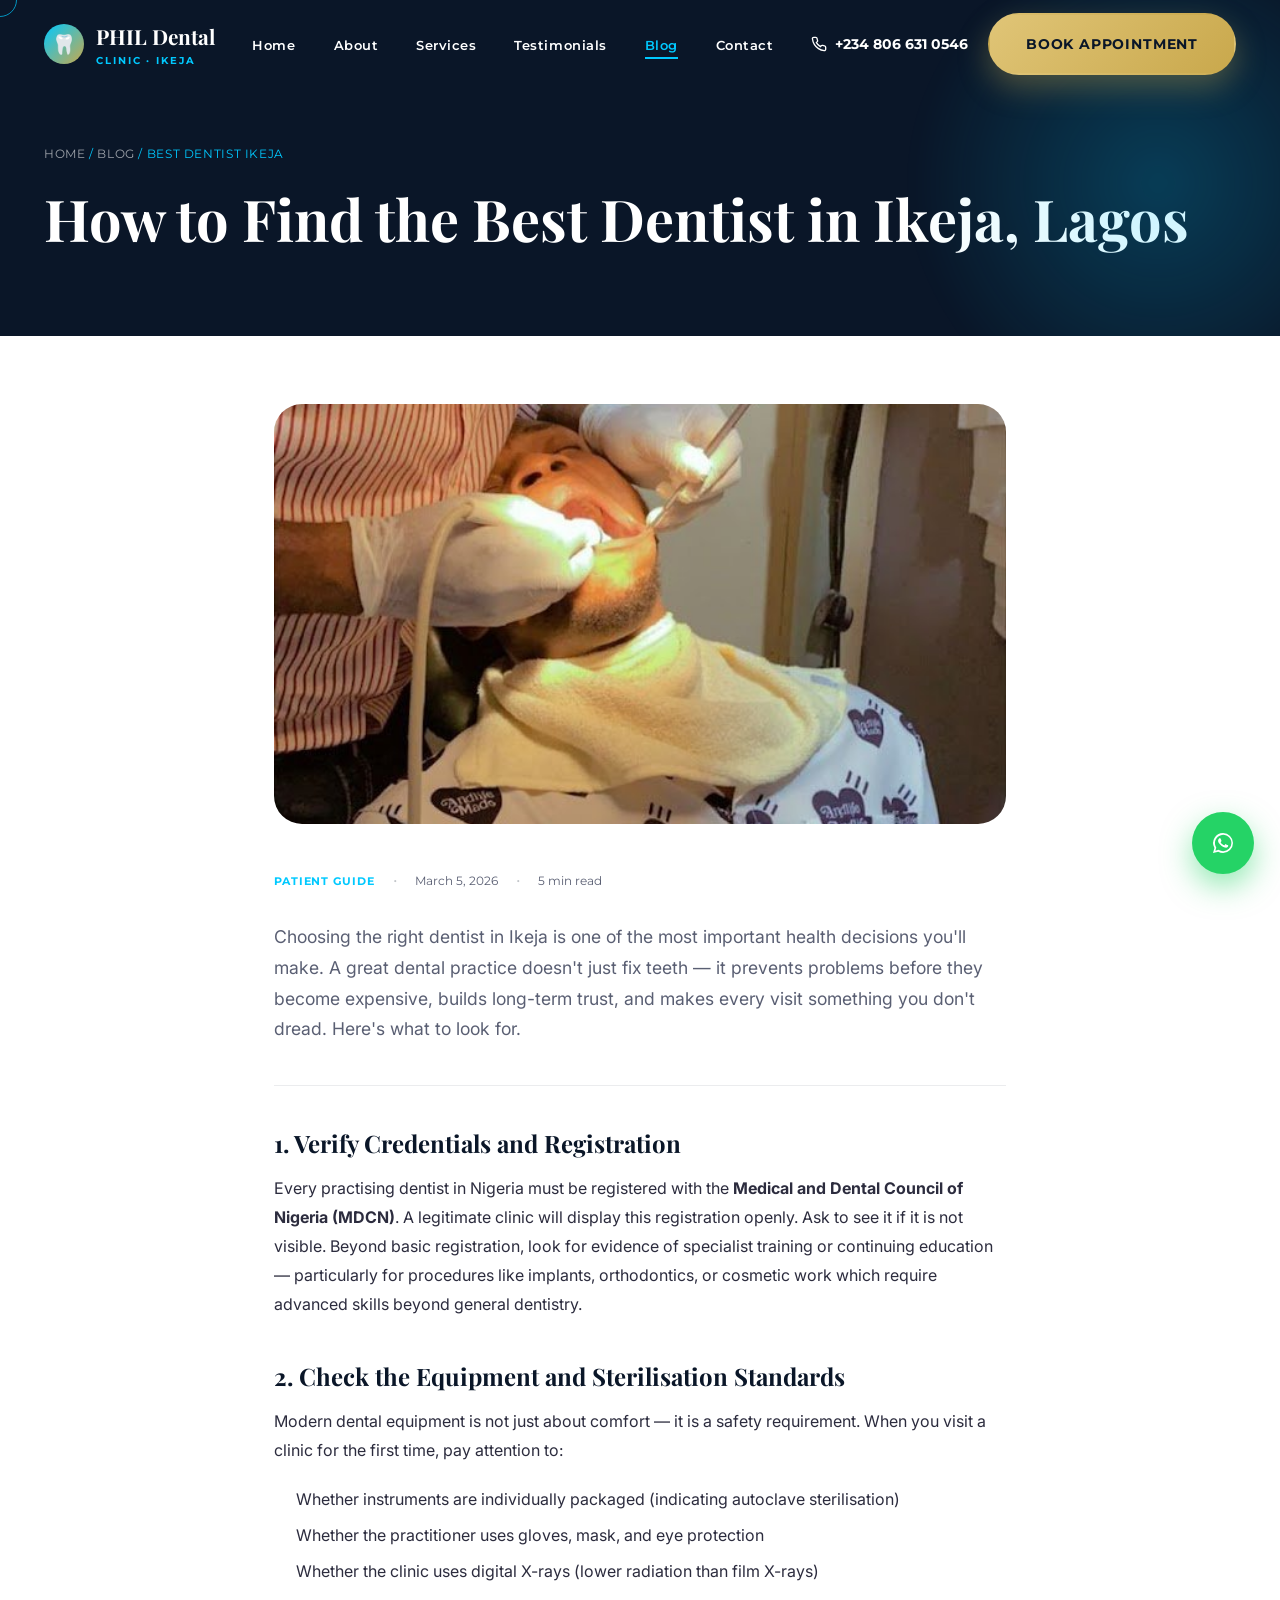
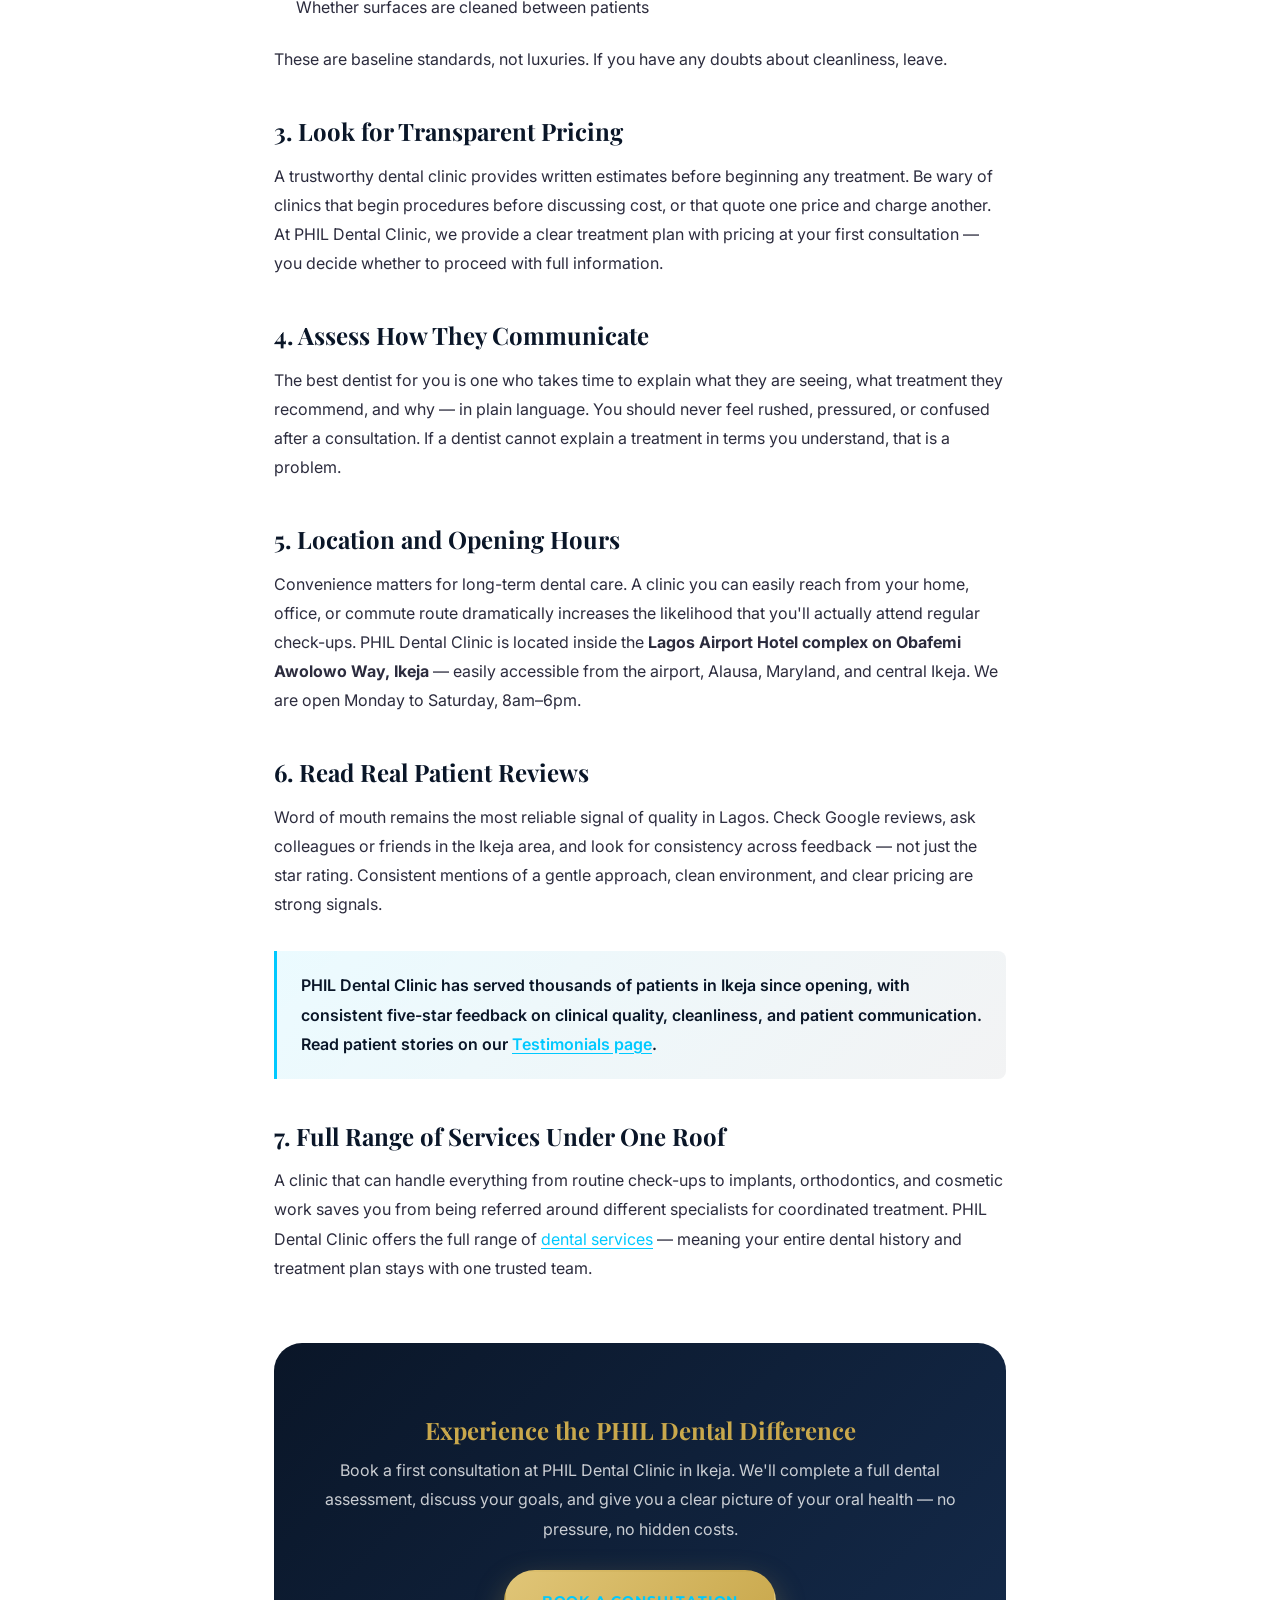
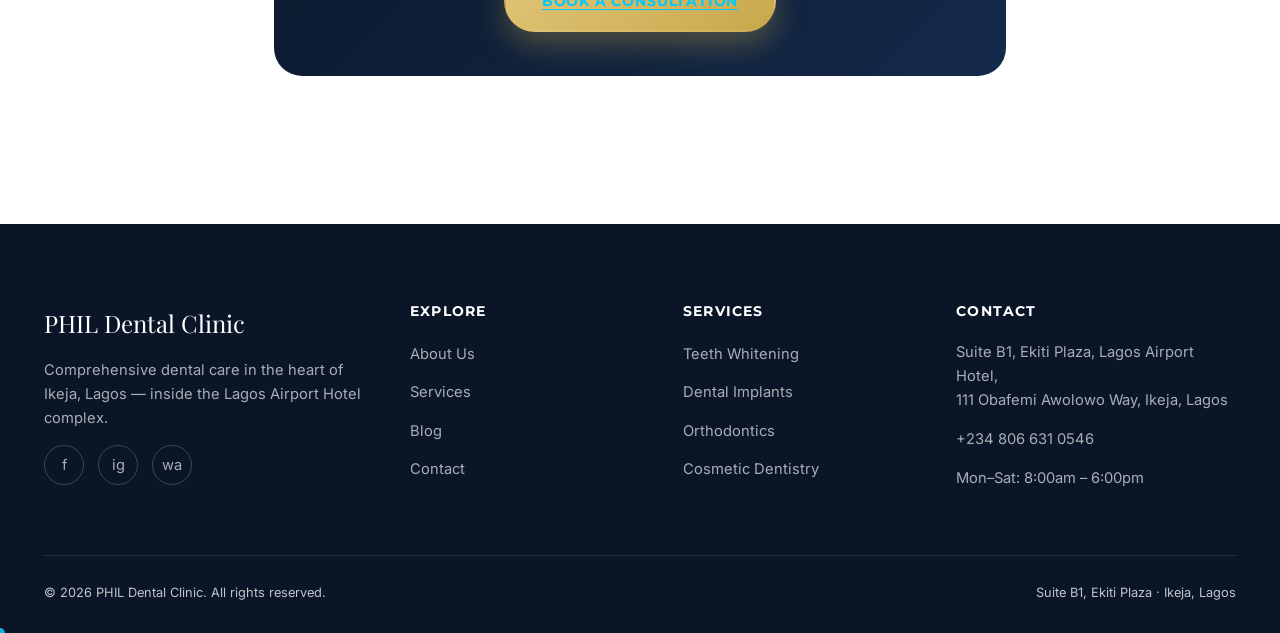
<file: blog/best-dentist-ikeja-lagos.html>
<!DOCTYPE html>
<html lang="en">
<head>
<meta charset="UTF-8">
<meta name="viewport" content="width=device-width, initial-scale=1.0">
<title>How to Find the Best Dentist in Ikeja, Lagos | PHIL Dental Clinic</title>
<meta name="description" content="A practical guide to finding the best dentist in Ikeja, Lagos. What to look for in credentials, equipment, hygiene, pricing transparency, and location convenience.">
<meta property="og:title" content="How to Find the Best Dentist in Ikeja, Lagos">
<meta property="og:image" content="../images/gallery-team-treatment.jpg">
<meta property="og:type" content="article">
<link rel="canonical" href="https://phildentalclinic.com/blog/best-dentist-ikeja-lagos.html">
<script type="application/ld+json">{"@context":"https://schema.org","@type":"Article","headline":"How to Find the Best Dentist in Ikeja, Lagos","author":{"@type":"Organization","name":"PHIL Dental Clinic"},"publisher":{"@type":"Organization","name":"PHIL Dental Clinic"},"datePublished":"2026-03-05","dateModified":"2026-07-01"}</script>
<link rel="icon" type="image/png" sizes="32x32" href="../favicon-32x32.png">
<link rel="shortcut icon" href="../favicon.ico">
<link rel="apple-touch-icon" sizes="180x180" href="../apple-touch-icon.png">
<link rel="preconnect" href="https://fonts.googleapis.com">
<link rel="preconnect" href="https://fonts.gstatic.com" crossorigin>
<link href="https://fonts.googleapis.com/css2?family=Playfair+Display:ital,wght@0,700;1,700&family=Inter:wght@400;600;700&family=Montserrat:wght@400;600;700&display=swap" rel="stylesheet">
<link rel="stylesheet" href="../css/global.css">
<link rel="stylesheet" href="../css/hero.css">
<link rel="stylesheet" href="../css/components.css">
</head>
<body>

<div class="loader"><div class="loader-tooth"><img src="../images/tooth-3d.jpg" alt=""></div><div class="loader-text">PHIL Dental Clinic</div></div>
<div class="drawer-overlay"></div>
<nav class="mobile-drawer" aria-label="Mobile navigation">
  <a href="../index.html">Home</a><a href="../about.html">About</a><a href="../services.html">Services</a><a href="../testimonials.html">Testimonials</a><a href="../blog.html">Blog</a><a href="../contact.html">Contact</a>
  <a href="tel:+2348066310546" class="btn btn-gold btn-block" style="margin-top:24px;">Call Now</a>
</nav>
<header class="navbar">
  <div class="container">
    <a href="../index.html" class="nav-logo"><span class="tooth-mark">🦷</span><span>PHIL Dental<span class="sub">CLINIC · IKEJA</span></span></a>
    <ul class="nav-links"><li><a href="../index.html">Home</a></li><li><a href="../about.html">About</a></li><li><a href="../services.html">Services</a></li><li><a href="../testimonials.html">Testimonials</a></li><li><a href="../blog.html" class="active">Blog</a></li><li><a href="../contact.html">Contact</a></li></ul>
    <div class="nav-cta">
      <a href="tel:+2348066310546" class="nav-phone nav-phone-desktop"><svg width="16" height="16" viewBox="0 0 24 24" fill="none" stroke="currentColor" stroke-width="2"><path d="M22 16.92v3a2 2 0 0 1-2.18 2 19.79 19.79 0 0 1-8.63-3.07 19.5 19.5 0 0 1-6-6 19.79 19.79 0 0 1-3.07-8.67A2 2 0 0 1 4.11 2h3a2 2 0 0 1 2 1.72c.127.96.362 1.903.7 2.81a2 2 0 0 1-.45 2.11L8.09 9.91a16 16 0 0 0 6 6l1.27-1.27a2 2 0 0 1 2.11-.45c.907.338 1.85.573 2.81.7A2 2 0 0 1 22 16.92z"/></svg>+234 806 631 0546</a>
      <a href="../contact.html" class="btn btn-gold">Book Appointment</a>
      <button class="hamburger" aria-label="Toggle menu"><span></span><span></span><span></span></button>
    </div>
  </div>
</header>

<main>
  <section class="page-hero">
    <div class="container">
      <div class="breadcrumb"><a href="../index.html">Home</a> / <a href="../blog.html">Blog</a> / Best Dentist Ikeja</div>
      <h1>How to Find the Best Dentist in Ikeja, Lagos</h1>
    </div>
  </section>

  <section class="section-pad">
    <div class="container">
      <div class="blog-post-wrap">

        <img src="../images/gallery-team-treatment.jpg" alt="Dental treatment in Ikeja Lagos" class="blog-post-hero-img" loading="eager">

        <div class="blog-post-meta">
          <span class="blog-tag">Patient Guide</span>
          <span class="meta-sep">·</span>
          <span class="meta-date">March 5, 2026</span>
          <span class="meta-sep">·</span>
          <span class="meta-date">5 min read</span>
        </div>

        <p class="blog-post-intro">Choosing the right dentist in Ikeja is one of the most important health decisions you'll make. A great dental practice doesn't just fix teeth — it prevents problems before they become expensive, builds long-term trust, and makes every visit something you don't dread. Here's what to look for.</p>

        <div class="blog-post-body">

          <h2>1. Verify Credentials and Registration</h2>
          <p>Every practising dentist in Nigeria must be registered with the <strong>Medical and Dental Council of Nigeria (MDCN)</strong>. A legitimate clinic will display this registration openly. Ask to see it if it is not visible. Beyond basic registration, look for evidence of specialist training or continuing education — particularly for procedures like implants, orthodontics, or cosmetic work which require advanced skills beyond general dentistry.</p>

          <h2>2. Check the Equipment and Sterilisation Standards</h2>
          <p>Modern dental equipment is not just about comfort — it is a safety requirement. When you visit a clinic for the first time, pay attention to:</p>
          <ul>
            <li>Whether instruments are individually packaged (indicating autoclave sterilisation)</li>
            <li>Whether the practitioner uses gloves, mask, and eye protection</li>
            <li>Whether the clinic uses digital X-rays (lower radiation than film X-rays)</li>
            <li>Whether surfaces are cleaned between patients</li>
          </ul>
          <p>These are baseline standards, not luxuries. If you have any doubts about cleanliness, leave.</p>

          <h2>3. Look for Transparent Pricing</h2>
          <p>A trustworthy dental clinic provides written estimates before beginning any treatment. Be wary of clinics that begin procedures before discussing cost, or that quote one price and charge another. At PHIL Dental Clinic, we provide a clear treatment plan with pricing at your first consultation — you decide whether to proceed with full information.</p>

          <h2>4. Assess How They Communicate</h2>
          <p>The best dentist for you is one who takes time to explain what they are seeing, what treatment they recommend, and why — in plain language. You should never feel rushed, pressured, or confused after a consultation. If a dentist cannot explain a treatment in terms you understand, that is a problem.</p>

          <h2>5. Location and Opening Hours</h2>
          <p>Convenience matters for long-term dental care. A clinic you can easily reach from your home, office, or commute route dramatically increases the likelihood that you'll actually attend regular check-ups. PHIL Dental Clinic is located inside the <strong>Lagos Airport Hotel complex on Obafemi Awolowo Way, Ikeja</strong> — easily accessible from the airport, Alausa, Maryland, and central Ikeja. We are open Monday to Saturday, 8am–6pm.</p>

          <h2>6. Read Real Patient Reviews</h2>
          <p>Word of mouth remains the most reliable signal of quality in Lagos. Check Google reviews, ask colleagues or friends in the Ikeja area, and look for consistency across feedback — not just the star rating. Consistent mentions of a gentle approach, clean environment, and clear pricing are strong signals.</p>

          <div class="callout"><p>PHIL Dental Clinic has served thousands of patients in Ikeja since opening, with consistent five-star feedback on clinical quality, cleanliness, and patient communication. Read patient stories on our <a href="../testimonials.html">Testimonials page</a>.</p></div>

          <h2>7. Full Range of Services Under One Roof</h2>
          <p>A clinic that can handle everything from routine check-ups to implants, orthodontics, and cosmetic work saves you from being referred around different specialists for coordinated treatment. PHIL Dental Clinic offers the full range of <a href="../services.html">dental services</a> — meaning your entire dental history and treatment plan stays with one trusted team.</p>

          <div class="blog-cta-box">
            <h3>Experience the PHIL Dental Difference</h3>
            <p>Book a first consultation at PHIL Dental Clinic in Ikeja. We'll complete a full dental assessment, discuss your goals, and give you a clear picture of your oral health — no pressure, no hidden costs.</p>
            <a href="../contact.html" class="btn btn-gold">Book a Consultation</a>
          </div>

        </div>
      </div>
    </div>
  </section>
</main>

<footer class="site-footer">
  <div class="container">
    <div class="footer-grid">
      <div class="footer-col"><div class="footer-logo">PHIL Dental Clinic</div><p>Comprehensive dental care in the heart of Ikeja, Lagos — inside the Lagos Airport Hotel complex.</p><div class="social-row"><a href="#" aria-label="Facebook">f</a><a href="#" aria-label="Instagram">ig</a><a href="https://wa.me/2348066310546" aria-label="WhatsApp" target="_blank" rel="noopener">wa</a></div></div>
      <div class="footer-col"><h4>Explore</h4><ul><li><a href="../about.html">About Us</a></li><li><a href="../services.html">Services</a></li><li><a href="../blog.html">Blog</a></li><li><a href="../contact.html">Contact</a></li></ul></div>
      <div class="footer-col"><h4>Services</h4><ul><li><a href="../services.html#whitening">Teeth Whitening</a></li><li><a href="../services.html#implants">Dental Implants</a></li><li><a href="../services.html#orthodontics">Orthodontics</a></li><li><a href="../services.html#cosmetic">Cosmetic Dentistry</a></li></ul></div>
      <div class="footer-col"><h4>Contact</h4><p>Suite B1, Ekiti Plaza, Lagos Airport Hotel,<br>111 Obafemi Awolowo Way, Ikeja, Lagos</p><p><a href="tel:+2348066310546">+234 806 631 0546</a></p><p>Mon–Sat: 8:00am – 6:00pm</p></div>
    </div>
    <div class="footer-bottom"><span>© 2026 PHIL Dental Clinic. All rights reserved.</span><span>Suite B1, Ekiti Plaza · Ikeja, Lagos</span></div>
  </div>
</footer>

<a href="https://wa.me/2348066310546?text=Hi%2C%20I%27d%20like%20to%20book%20an%20appointment%20at%20PHIL%20Dental%20Clinic" class="whatsapp-float" target="_blank" rel="noopener" aria-label="Chat with us on WhatsApp"><svg viewBox="0 0 24 24" fill="white"><path d="M17.6 6.32A7.85 7.85 0 0012.05 4a7.94 7.94 0 00-6.9 11.9L4 20l4.2-1.1a7.9 7.9 0 003.85 1h0a7.94 7.94 0 007.94-7.94 7.9 7.9 0 00-2.4-5.64zm-5.55 12.2a6.6 6.6 0 01-3.36-.92l-.24-.14-2.5.66.67-2.44-.16-.25a6.6 6.6 0 1112.28-3.5 6.6 6.6 0 01-6.69 6.6zm3.62-4.94c-.2-.1-1.17-.58-1.35-.64-.18-.07-.31-.1-.45.1-.13.2-.51.64-.62.77-.11.13-.23.15-.42.05-.2-.1-.83-.3-1.58-.97a5.9 5.9 0 01-1.09-1.36c-.11-.2-.01-.3.09-.4.09-.1.2-.23.3-.35.1-.11.13-.2.2-.33.06-.13.03-.25-.02-.35-.05-.1-.45-1.08-.61-1.48-.16-.39-.33-.33-.45-.34h-.38c-.13 0-.35.05-.53.25-.18.2-.7.68-.7 1.66s.72 1.93.82 2.06c.1.13 1.4 2.15 3.4 3.01.47.2.85.33 1.14.42.48.15.91.13 1.26.08.38-.06 1.17-.48 1.34-.94.16-.46.16-.86.11-.94-.05-.09-.18-.14-.38-.24z"/></svg></a>
<script src="../js/animations.js" defer></script>
<script src="../js/main.js" defer></script>
</body>
</html>
</file>
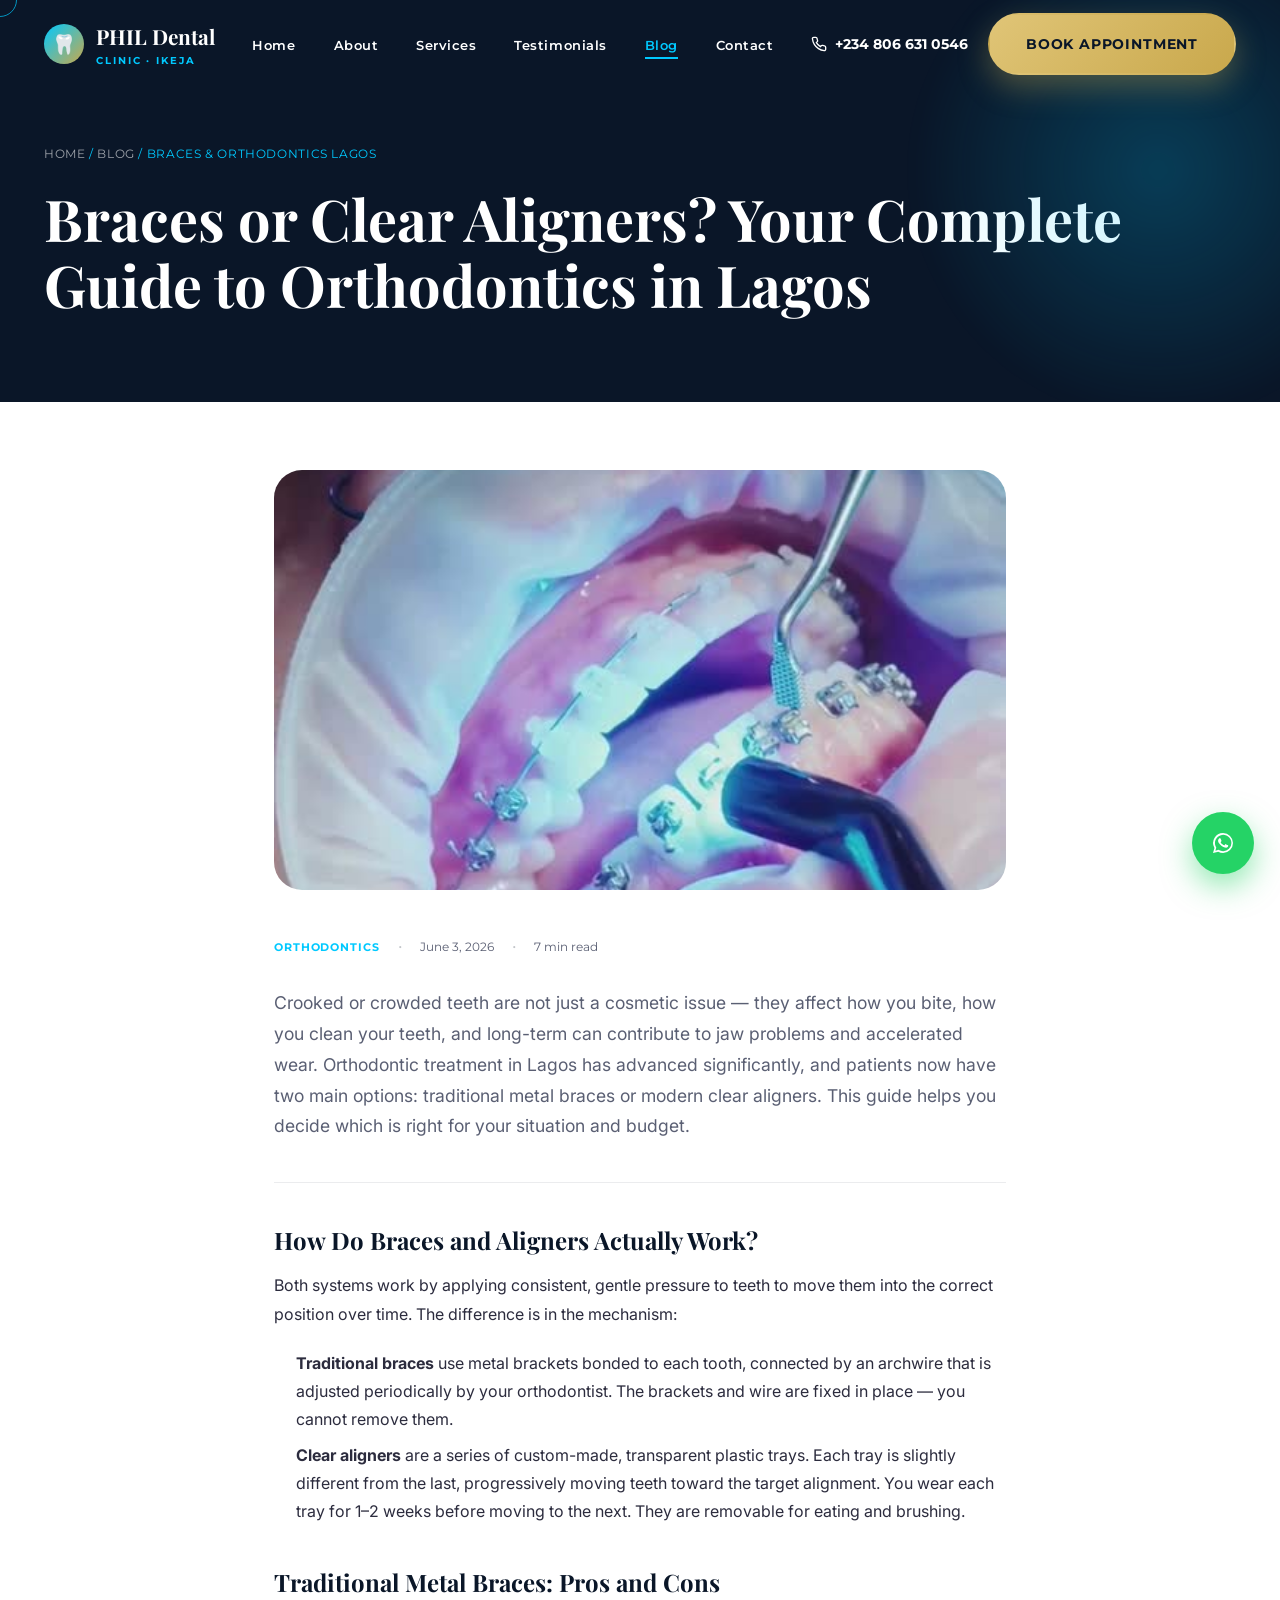
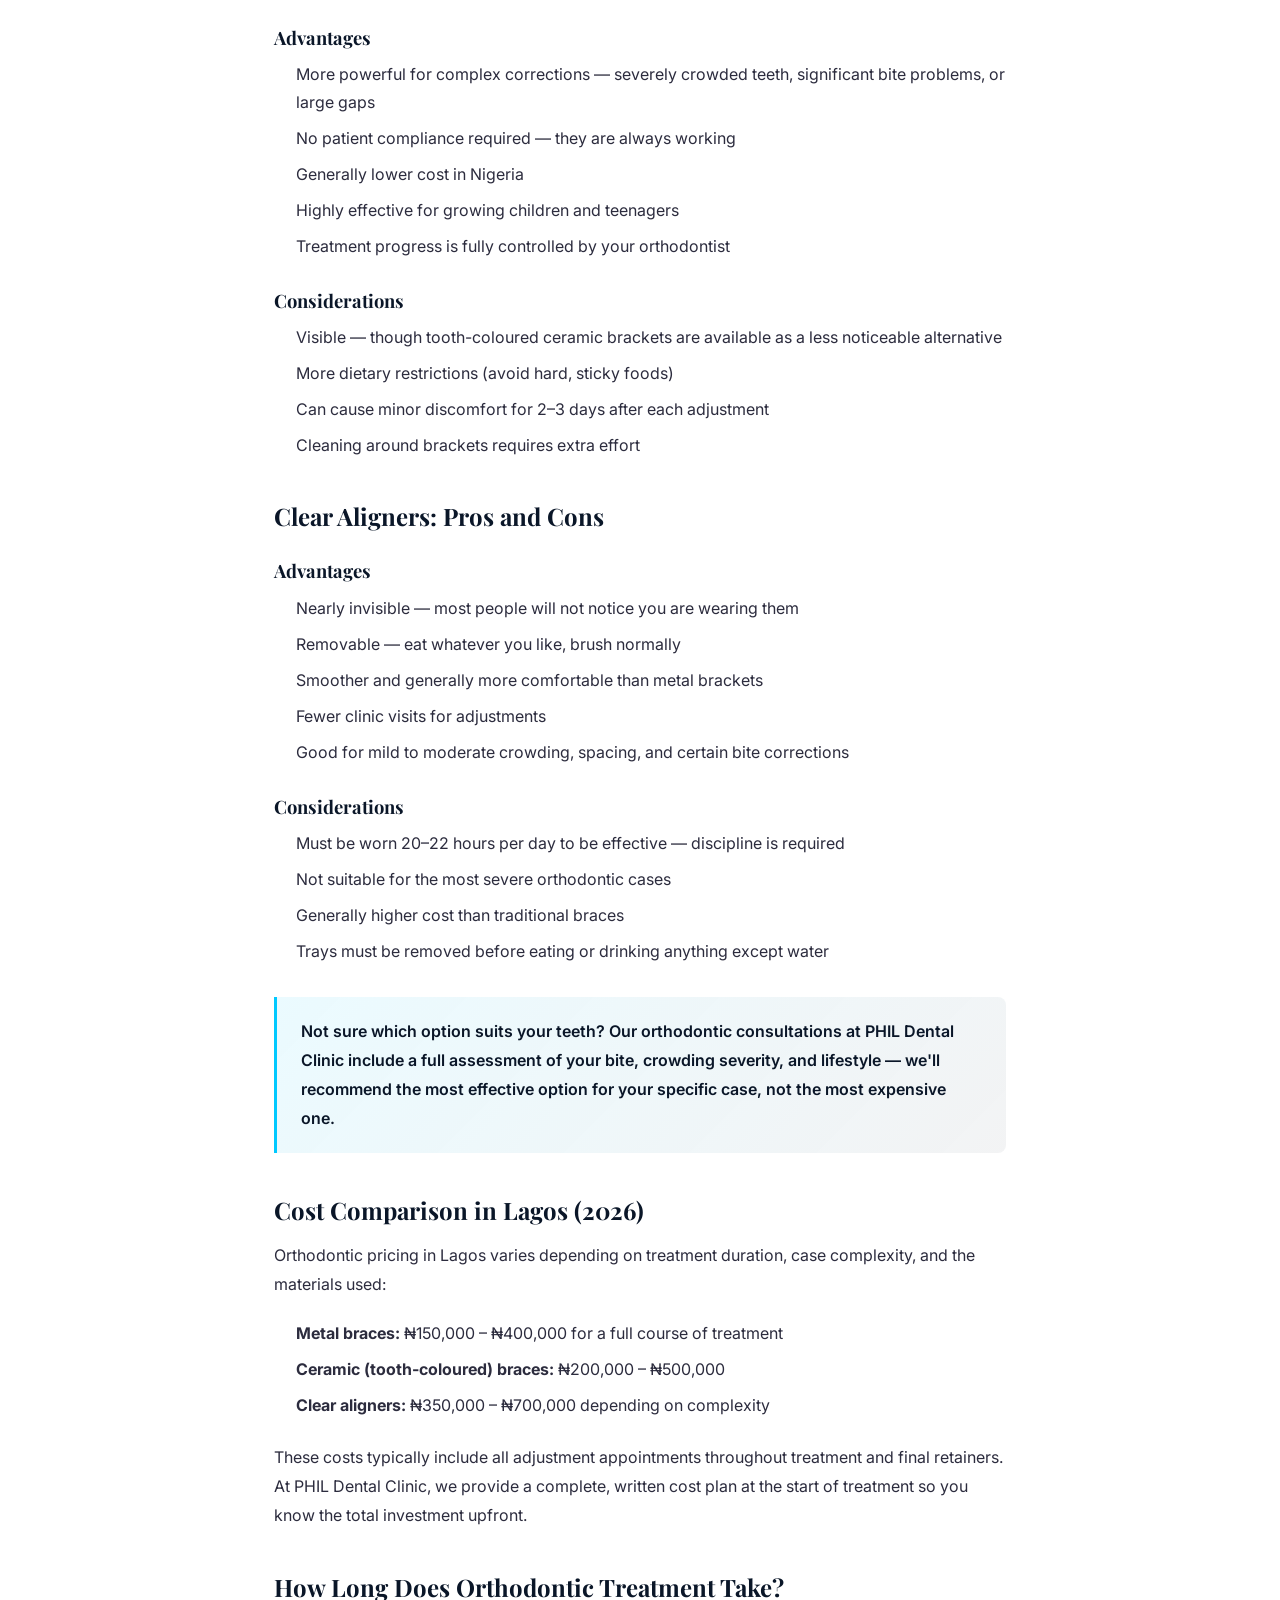
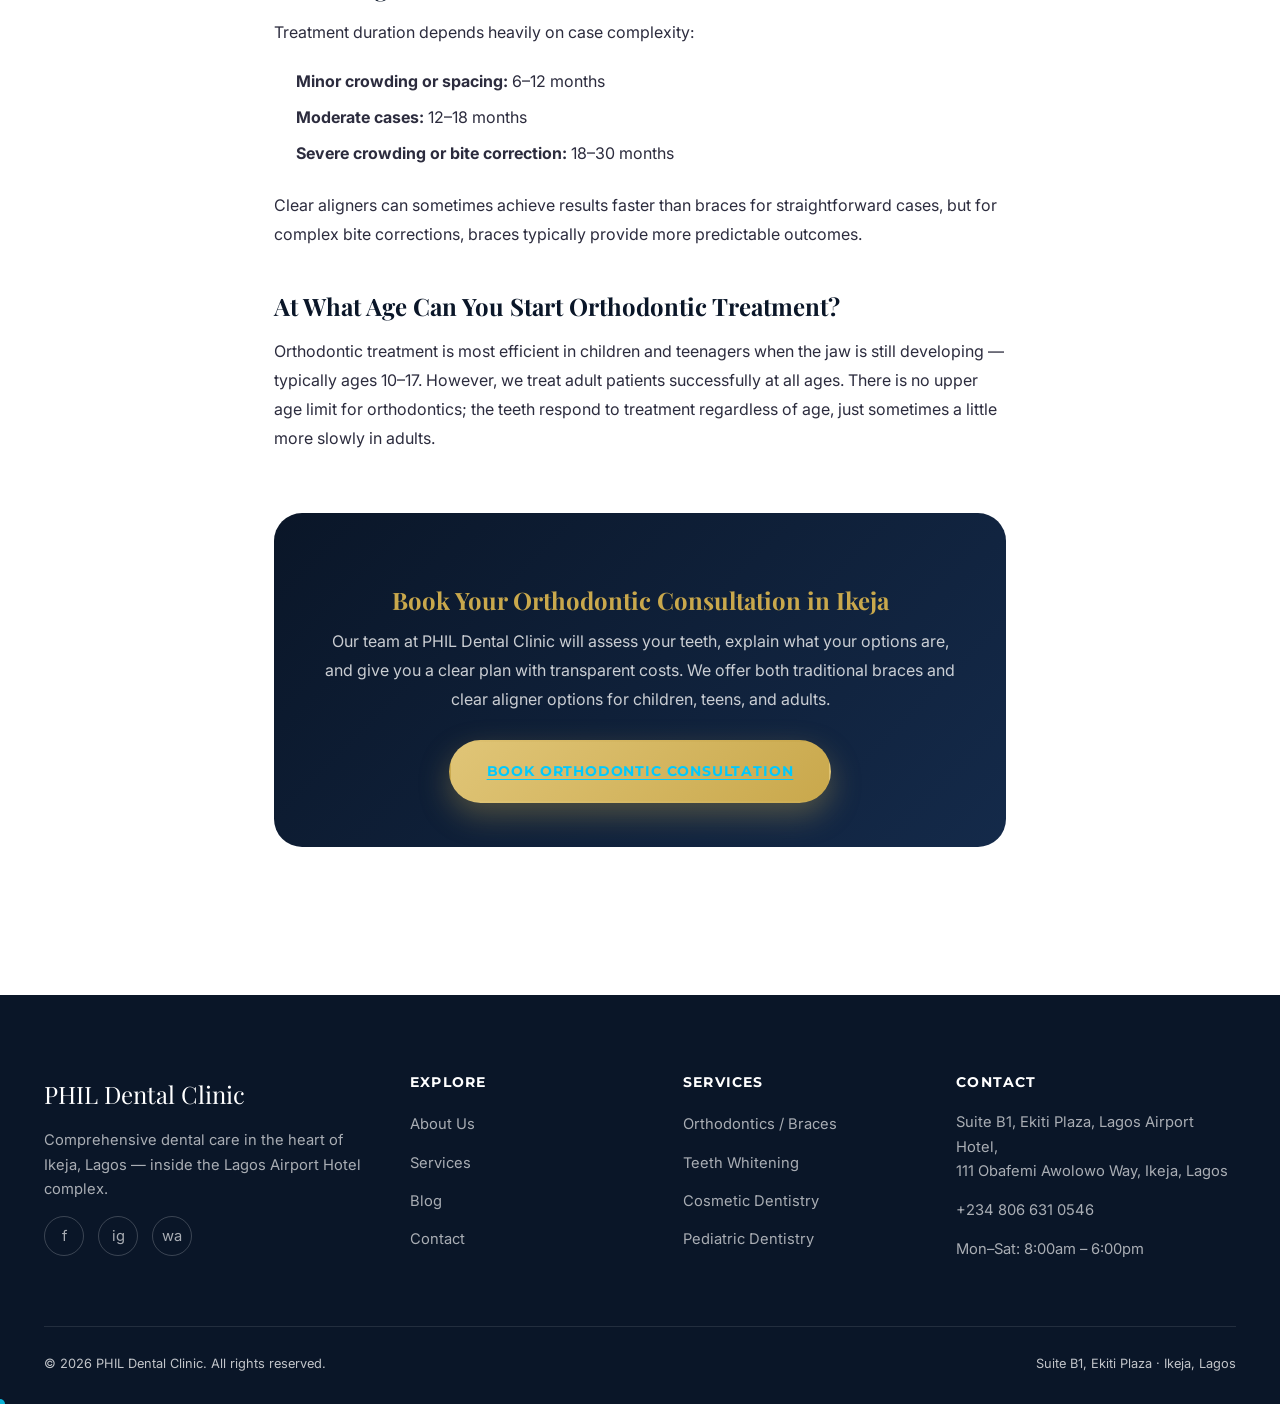
<file: blog/braces-orthodontics-lagos.html>
<!DOCTYPE html>
<html lang="en">
<head>
<meta charset="UTF-8">
<meta name="viewport" content="width=device-width, initial-scale=1.0">
<title>Braces vs Clear Aligners in Lagos 2026 — Which Is Right for You? | PHIL Dental Clinic</title>
<meta name="description" content="Comparing braces and clear aligners in Lagos, Nigeria. Understand cost, treatment duration, comfort, and which orthodontic option suits your lifestyle in 2026.">
<meta property="og:title" content="Braces vs Clear Aligners in Lagos — Which Is Right for You?">
<meta property="og:image" content="../images/poster-orthodontics.jpg">
<meta property="og:type" content="article">
<link rel="canonical" href="https://phildentalclinic.com/blog/braces-orthodontics-lagos.html">
<script type="application/ld+json">{"@context":"https://schema.org","@type":"Article","headline":"Braces vs Clear Aligners in Lagos — Which Is Right for You?","author":{"@type":"Organization","name":"PHIL Dental Clinic"},"publisher":{"@type":"Organization","name":"PHIL Dental Clinic"},"datePublished":"2026-06-03","dateModified":"2026-07-01"}</script>
<link rel="icon" type="image/png" sizes="32x32" href="../favicon-32x32.png">
<link rel="shortcut icon" href="../favicon.ico">
<link rel="apple-touch-icon" sizes="180x180" href="../apple-touch-icon.png">
<link rel="preconnect" href="https://fonts.googleapis.com">
<link rel="preconnect" href="https://fonts.gstatic.com" crossorigin>
<link href="https://fonts.googleapis.com/css2?family=Playfair+Display:ital,wght@0,700;1,700&family=Inter:wght@400;600;700&family=Montserrat:wght@400;600;700&display=swap" rel="stylesheet">
<link rel="stylesheet" href="../css/global.css">
<link rel="stylesheet" href="../css/hero.css">
<link rel="stylesheet" href="../css/components.css">
</head>
<body>

<div class="loader"><div class="loader-tooth"><img src="../images/tooth-3d.jpg" alt=""></div><div class="loader-text">PHIL Dental Clinic</div></div>
<div class="drawer-overlay"></div>
<nav class="mobile-drawer" aria-label="Mobile navigation">
  <a href="../index.html">Home</a><a href="../about.html">About</a><a href="../services.html">Services</a><a href="../testimonials.html">Testimonials</a><a href="../blog.html">Blog</a><a href="../contact.html">Contact</a>
  <a href="tel:+2348066310546" class="btn btn-gold btn-block" style="margin-top:24px;">Call Now</a>
</nav>
<header class="navbar">
  <div class="container">
    <a href="../index.html" class="nav-logo"><span class="tooth-mark">🦷</span><span>PHIL Dental<span class="sub">CLINIC · IKEJA</span></span></a>
    <ul class="nav-links"><li><a href="../index.html">Home</a></li><li><a href="../about.html">About</a></li><li><a href="../services.html">Services</a></li><li><a href="../testimonials.html">Testimonials</a></li><li><a href="../blog.html" class="active">Blog</a></li><li><a href="../contact.html">Contact</a></li></ul>
    <div class="nav-cta">
      <a href="tel:+2348066310546" class="nav-phone nav-phone-desktop"><svg width="16" height="16" viewBox="0 0 24 24" fill="none" stroke="currentColor" stroke-width="2"><path d="M22 16.92v3a2 2 0 0 1-2.18 2 19.79 19.79 0 0 1-8.63-3.07 19.5 19.5 0 0 1-6-6 19.79 19.79 0 0 1-3.07-8.67A2 2 0 0 1 4.11 2h3a2 2 0 0 1 2 1.72c.127.96.362 1.903.7 2.81a2 2 0 0 1-.45 2.11L8.09 9.91a16 16 0 0 0 6 6l1.27-1.27a2 2 0 0 1 2.11-.45c.907.338 1.85.573 2.81.7A2 2 0 0 1 22 16.92z"/></svg>+234 806 631 0546</a>
      <a href="../contact.html" class="btn btn-gold">Book Appointment</a>
      <button class="hamburger" aria-label="Toggle menu"><span></span><span></span><span></span></button>
    </div>
  </div>
</header>

<main>
  <section class="page-hero">
    <div class="container">
      <div class="breadcrumb"><a href="../index.html">Home</a> / <a href="../blog.html">Blog</a> / Braces &amp; Orthodontics Lagos</div>
      <h1>Braces or Clear Aligners? Your Complete Guide to Orthodontics in Lagos</h1>
    </div>
  </section>

  <section class="section-pad">
    <div class="container">
      <div class="blog-post-wrap">

        <img src="../images/poster-orthodontics.jpg" alt="Braces and orthodontics Lagos Nigeria" class="blog-post-hero-img" loading="eager">

        <div class="blog-post-meta">
          <span class="blog-tag">Orthodontics</span>
          <span class="meta-sep">·</span>
          <span class="meta-date">June 3, 2026</span>
          <span class="meta-sep">·</span>
          <span class="meta-date">7 min read</span>
        </div>

        <p class="blog-post-intro">Crooked or crowded teeth are not just a cosmetic issue — they affect how you bite, how you clean your teeth, and long-term can contribute to jaw problems and accelerated wear. Orthodontic treatment in Lagos has advanced significantly, and patients now have two main options: traditional metal braces or modern clear aligners. This guide helps you decide which is right for your situation and budget.</p>

        <div class="blog-post-body">

          <h2>How Do Braces and Aligners Actually Work?</h2>
          <p>Both systems work by applying consistent, gentle pressure to teeth to move them into the correct position over time. The difference is in the mechanism:</p>
          <ul>
            <li><strong>Traditional braces</strong> use metal brackets bonded to each tooth, connected by an archwire that is adjusted periodically by your orthodontist. The brackets and wire are fixed in place — you cannot remove them.</li>
            <li><strong>Clear aligners</strong> are a series of custom-made, transparent plastic trays. Each tray is slightly different from the last, progressively moving teeth toward the target alignment. You wear each tray for 1–2 weeks before moving to the next. They are removable for eating and brushing.</li>
          </ul>

          <h2>Traditional Metal Braces: Pros and Cons</h2>
          <h3>Advantages</h3>
          <ul>
            <li>More powerful for complex corrections — severely crowded teeth, significant bite problems, or large gaps</li>
            <li>No patient compliance required — they are always working</li>
            <li>Generally lower cost in Nigeria</li>
            <li>Highly effective for growing children and teenagers</li>
            <li>Treatment progress is fully controlled by your orthodontist</li>
          </ul>
          <h3>Considerations</h3>
          <ul>
            <li>Visible — though tooth-coloured ceramic brackets are available as a less noticeable alternative</li>
            <li>More dietary restrictions (avoid hard, sticky foods)</li>
            <li>Can cause minor discomfort for 2–3 days after each adjustment</li>
            <li>Cleaning around brackets requires extra effort</li>
          </ul>

          <h2>Clear Aligners: Pros and Cons</h2>
          <h3>Advantages</h3>
          <ul>
            <li>Nearly invisible — most people will not notice you are wearing them</li>
            <li>Removable — eat whatever you like, brush normally</li>
            <li>Smoother and generally more comfortable than metal brackets</li>
            <li>Fewer clinic visits for adjustments</li>
            <li>Good for mild to moderate crowding, spacing, and certain bite corrections</li>
          </ul>
          <h3>Considerations</h3>
          <ul>
            <li>Must be worn 20–22 hours per day to be effective — discipline is required</li>
            <li>Not suitable for the most severe orthodontic cases</li>
            <li>Generally higher cost than traditional braces</li>
            <li>Trays must be removed before eating or drinking anything except water</li>
          </ul>

          <div class="callout"><p>Not sure which option suits your teeth? Our orthodontic consultations at PHIL Dental Clinic include a full assessment of your bite, crowding severity, and lifestyle — we'll recommend the most effective option for your specific case, not the most expensive one.</p></div>

          <h2>Cost Comparison in Lagos (2026)</h2>
          <p>Orthodontic pricing in Lagos varies depending on treatment duration, case complexity, and the materials used:</p>
          <ul>
            <li><strong>Metal braces:</strong> ₦150,000 – ₦400,000 for a full course of treatment</li>
            <li><strong>Ceramic (tooth-coloured) braces:</strong> ₦200,000 – ₦500,000</li>
            <li><strong>Clear aligners:</strong> ₦350,000 – ₦700,000 depending on complexity</li>
          </ul>
          <p>These costs typically include all adjustment appointments throughout treatment and final retainers. At PHIL Dental Clinic, we provide a complete, written cost plan at the start of treatment so you know the total investment upfront.</p>

          <h2>How Long Does Orthodontic Treatment Take?</h2>
          <p>Treatment duration depends heavily on case complexity:</p>
          <ul>
            <li><strong>Minor crowding or spacing:</strong> 6–12 months</li>
            <li><strong>Moderate cases:</strong> 12–18 months</li>
            <li><strong>Severe crowding or bite correction:</strong> 18–30 months</li>
          </ul>
          <p>Clear aligners can sometimes achieve results faster than braces for straightforward cases, but for complex bite corrections, braces typically provide more predictable outcomes.</p>

          <h2>At What Age Can You Start Orthodontic Treatment?</h2>
          <p>Orthodontic treatment is most efficient in children and teenagers when the jaw is still developing — typically ages 10–17. However, we treat adult patients successfully at all ages. There is no upper age limit for orthodontics; the teeth respond to treatment regardless of age, just sometimes a little more slowly in adults.</p>

          <div class="blog-cta-box">
            <h3>Book Your Orthodontic Consultation in Ikeja</h3>
            <p>Our team at PHIL Dental Clinic will assess your teeth, explain what your options are, and give you a clear plan with transparent costs. We offer both traditional braces and clear aligner options for children, teens, and adults.</p>
            <a href="../contact.html?service=Orthodontics" class="btn btn-gold">Book Orthodontic Consultation</a>
          </div>

        </div>
      </div>
    </div>
  </section>
</main>

<footer class="site-footer">
  <div class="container">
    <div class="footer-grid">
      <div class="footer-col"><div class="footer-logo">PHIL Dental Clinic</div><p>Comprehensive dental care in the heart of Ikeja, Lagos — inside the Lagos Airport Hotel complex.</p><div class="social-row"><a href="#" aria-label="Facebook">f</a><a href="#" aria-label="Instagram">ig</a><a href="https://wa.me/2348066310546" aria-label="WhatsApp" target="_blank" rel="noopener">wa</a></div></div>
      <div class="footer-col"><h4>Explore</h4><ul><li><a href="../about.html">About Us</a></li><li><a href="../services.html">Services</a></li><li><a href="../blog.html">Blog</a></li><li><a href="../contact.html">Contact</a></li></ul></div>
      <div class="footer-col"><h4>Services</h4><ul><li><a href="../services.html#orthodontics">Orthodontics / Braces</a></li><li><a href="../services.html#whitening">Teeth Whitening</a></li><li><a href="../services.html#cosmetic">Cosmetic Dentistry</a></li><li><a href="../services.html#pediatric">Pediatric Dentistry</a></li></ul></div>
      <div class="footer-col"><h4>Contact</h4><p>Suite B1, Ekiti Plaza, Lagos Airport Hotel,<br>111 Obafemi Awolowo Way, Ikeja, Lagos</p><p><a href="tel:+2348066310546">+234 806 631 0546</a></p><p>Mon–Sat: 8:00am – 6:00pm</p></div>
    </div>
    <div class="footer-bottom"><span>© 2026 PHIL Dental Clinic. All rights reserved.</span><span>Suite B1, Ekiti Plaza · Ikeja, Lagos</span></div>
  </div>
</footer>

<a href="https://wa.me/2348066310546?text=Hi%2C%20I%27d%20like%20to%20book%20an%20appointment%20at%20PHIL%20Dental%20Clinic" class="whatsapp-float" target="_blank" rel="noopener" aria-label="Chat with us on WhatsApp"><svg viewBox="0 0 24 24" fill="white"><path d="M17.6 6.32A7.85 7.85 0 0012.05 4a7.94 7.94 0 00-6.9 11.9L4 20l4.2-1.1a7.9 7.9 0 003.85 1h0a7.94 7.94 0 007.94-7.94 7.9 7.9 0 00-2.4-5.64zm-5.55 12.2a6.6 6.6 0 01-3.36-.92l-.24-.14-2.5.66.67-2.44-.16-.25a6.6 6.6 0 1112.28-3.5 6.6 6.6 0 01-6.69 6.6zm3.62-4.94c-.2-.1-1.17-.58-1.35-.64-.18-.07-.31-.1-.45.1-.13.2-.51.64-.62.77-.11.13-.23.15-.42.05-.2-.1-.83-.3-1.58-.97a5.9 5.9 0 01-1.09-1.36c-.11-.2-.01-.3.09-.4.09-.1.2-.23.3-.35.1-.11.13-.2.2-.33.06-.13.03-.25-.02-.35-.05-.1-.45-1.08-.61-1.48-.16-.39-.33-.33-.45-.34h-.38c-.13 0-.35.05-.53.25-.18.2-.7.68-.7 1.66s.72 1.93.82 2.06c.1.13 1.4 2.15 3.4 3.01.47.2.85.33 1.14.42.48.15.91.13 1.26.08.38-.06 1.17-.48 1.34-.94.16-.46.16-.86.11-.94-.05-.09-.18-.14-.38-.24z"/></svg></a>
<script src="../js/animations.js" defer></script>
<script src="../js/main.js" defer></script>
</body>
</html>
</file>
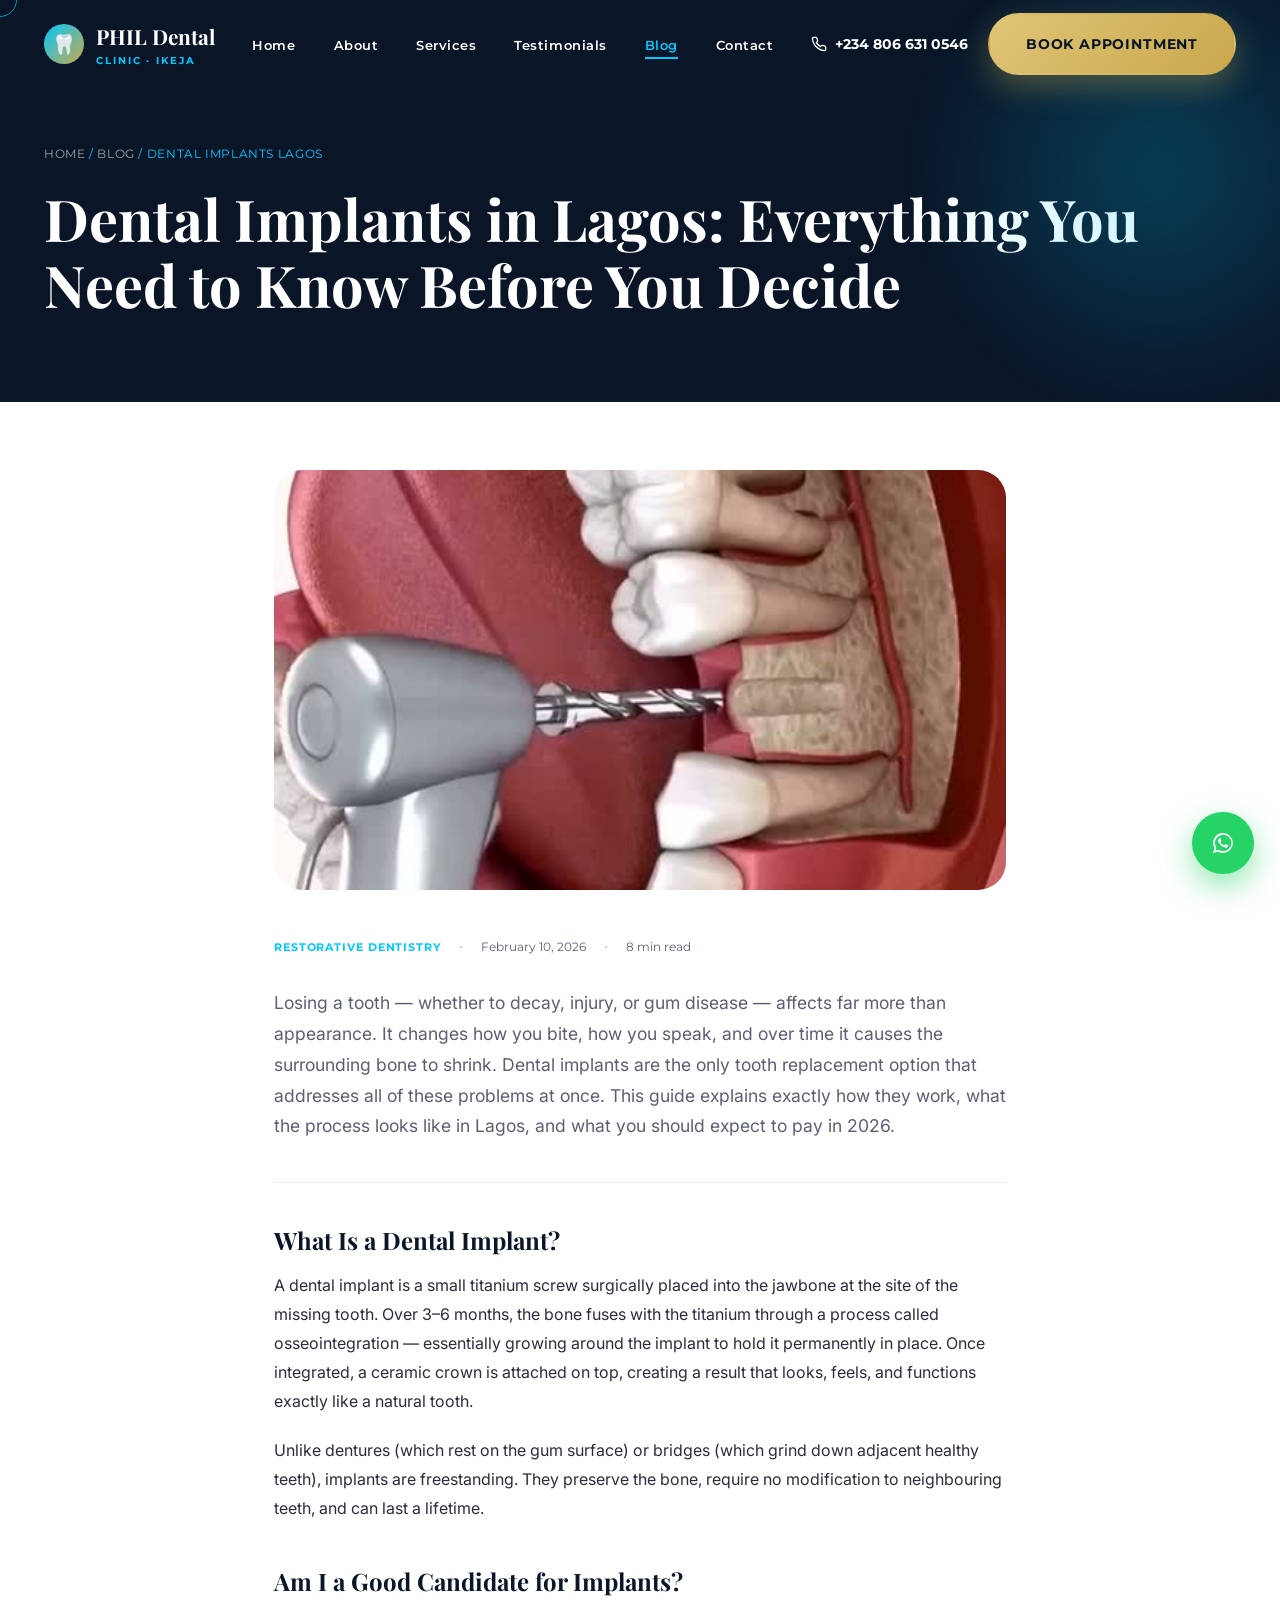
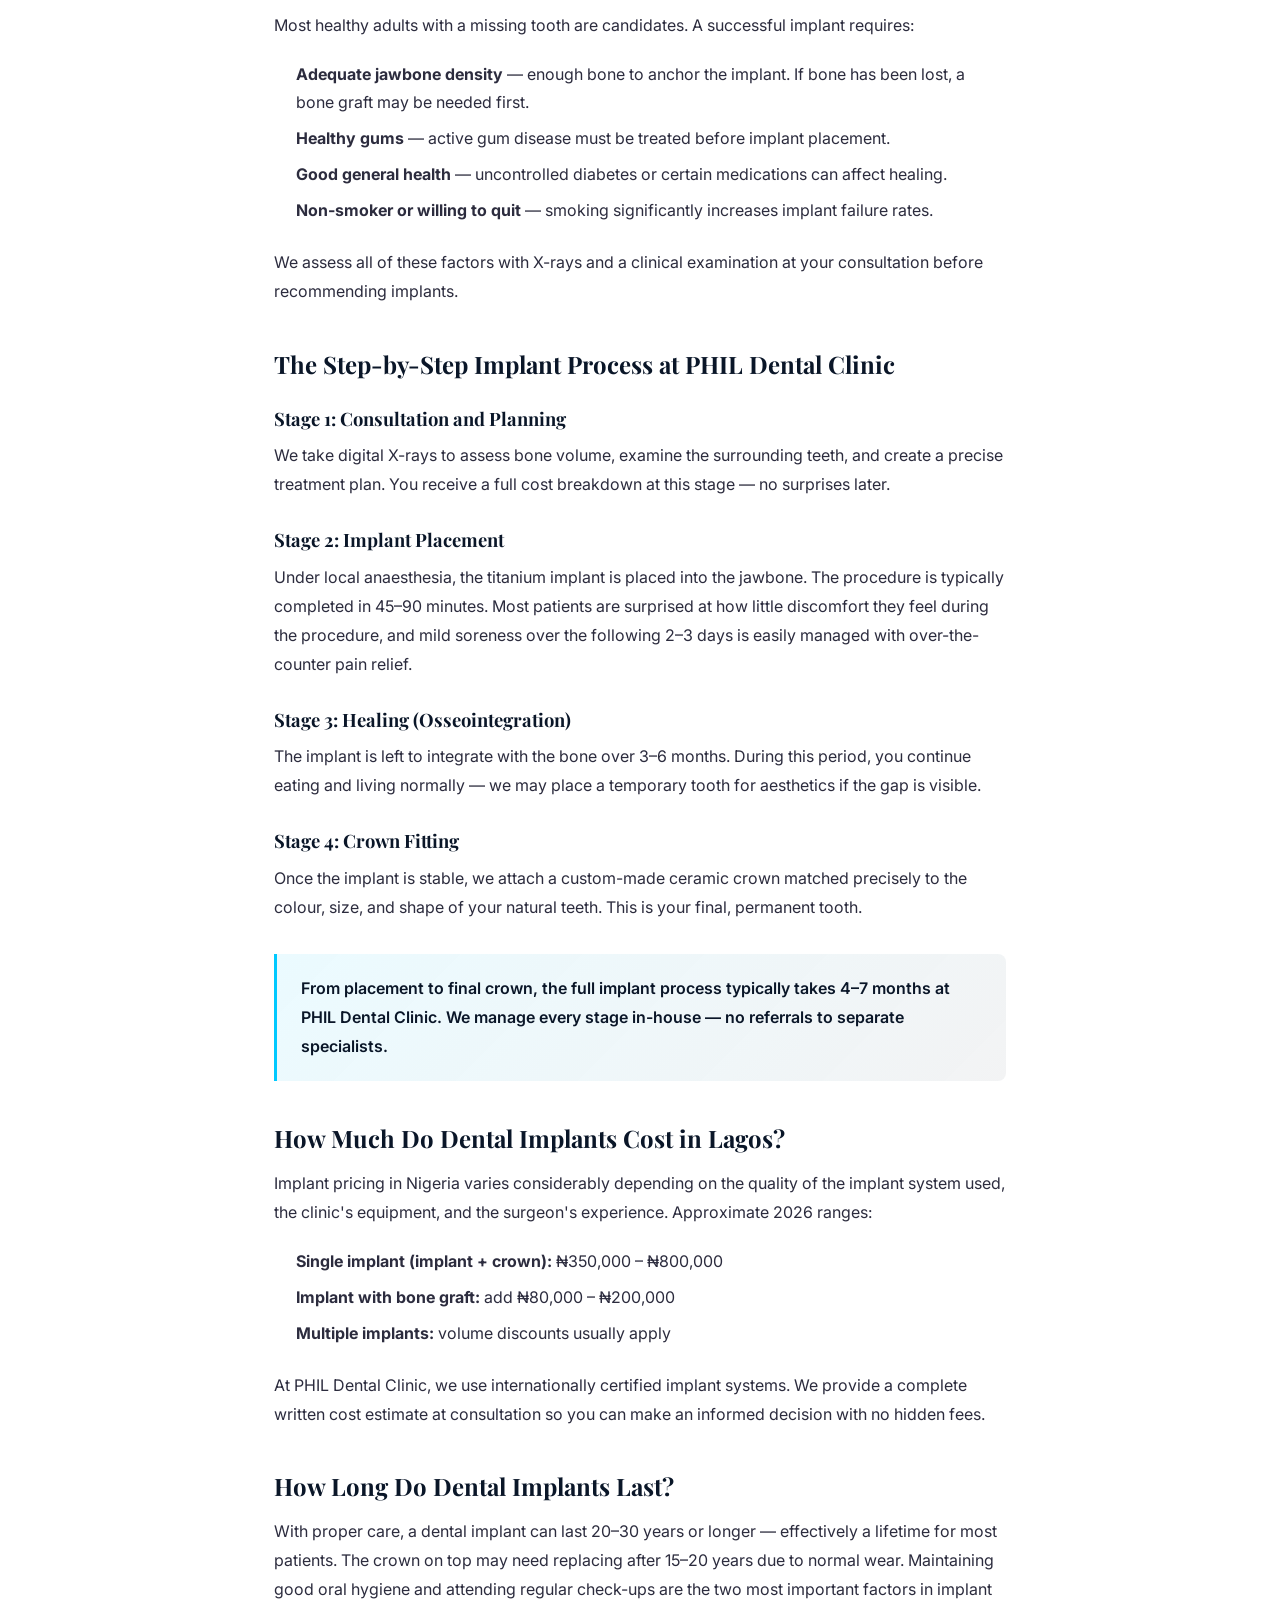
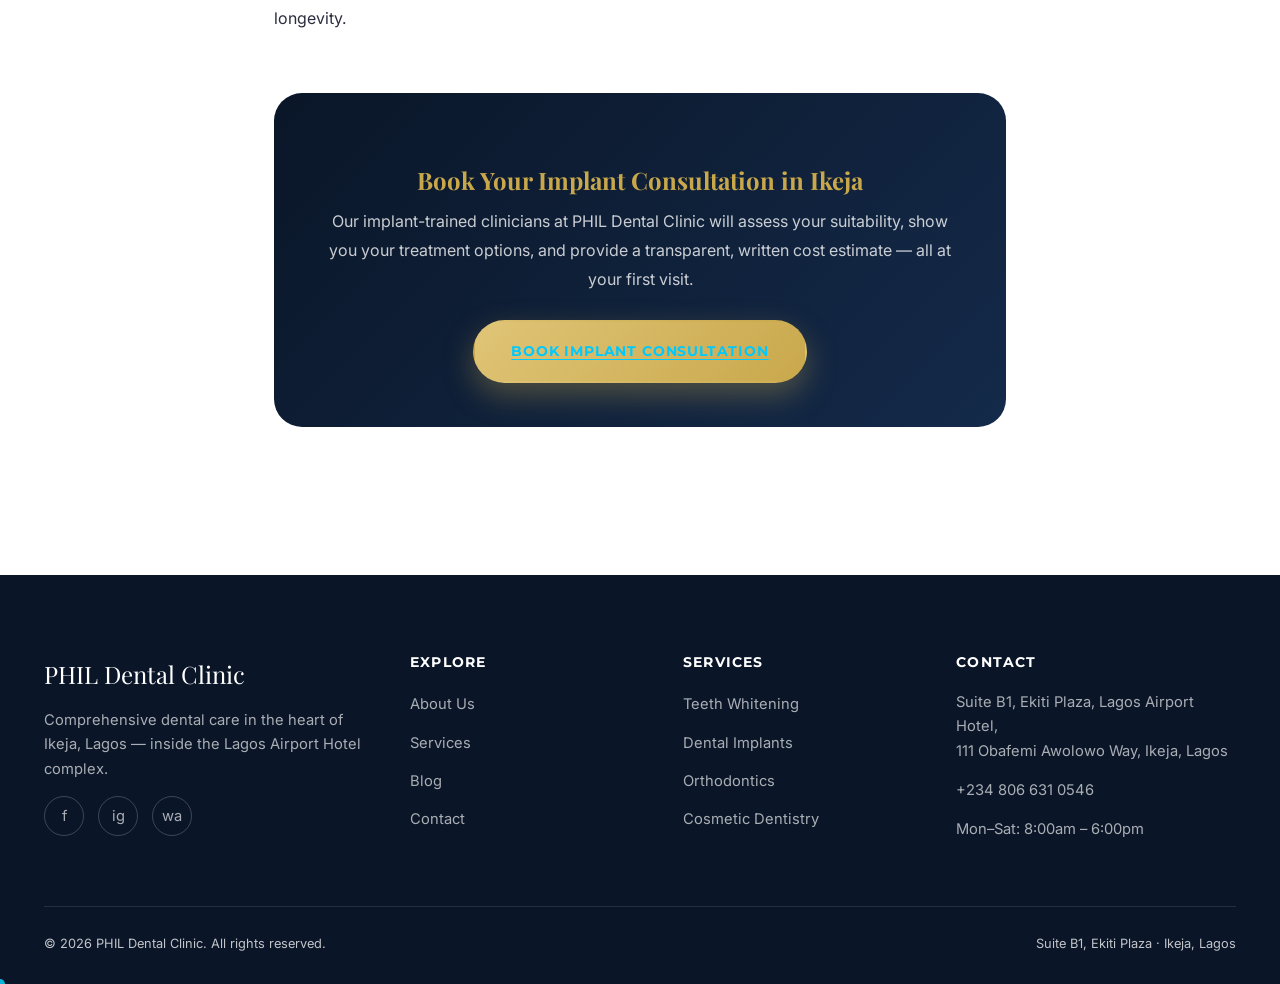
<file: blog/dental-implants-lagos.html>
<!DOCTYPE html>
<html lang="en">
<head>
<meta charset="UTF-8">
<meta name="viewport" content="width=device-width, initial-scale=1.0">
<title>Dental Implants in Lagos Nigeria 2026: Cost, Process &amp; Recovery | PHIL Dental Clinic</title>
<meta name="description" content="Complete guide to dental implants in Lagos, Nigeria. Understand the full procedure, realistic cost in 2026, recovery timeline, and what makes a good implant candidate.">
<meta property="og:title" content="Dental Implants in Lagos: Cost, Process &amp; What to Expect">
<meta property="og:description" content="Everything Lagos residents need to know about dental implants — procedure, recovery, and cost at PHIL Dental Clinic, Ikeja.">
<meta property="og:image" content="../images/poster-dental-implants.jpg">
<meta property="og:type" content="article">
<link rel="canonical" href="https://phildentalclinic.com/blog/dental-implants-lagos.html">
<script type="application/ld+json">{"@context":"https://schema.org","@type":"Article","headline":"Dental Implants in Lagos: Cost, Process & What to Expect","image":"https://phildentalclinic.com/images/poster-dental-implants.jpg","author":{"@type":"Organization","name":"PHIL Dental Clinic"},"publisher":{"@type":"Organization","name":"PHIL Dental Clinic"},"datePublished":"2026-02-10","dateModified":"2026-07-01"}</script>
<link rel="icon" type="image/png" sizes="32x32" href="../favicon-32x32.png">
<link rel="shortcut icon" href="../favicon.ico">
<link rel="apple-touch-icon" sizes="180x180" href="../apple-touch-icon.png">
<link rel="preconnect" href="https://fonts.googleapis.com">
<link rel="preconnect" href="https://fonts.gstatic.com" crossorigin>
<link href="https://fonts.googleapis.com/css2?family=Playfair+Display:ital,wght@0,700;1,700&family=Inter:wght@400;600;700&family=Montserrat:wght@400;600;700&display=swap" rel="stylesheet">
<link rel="stylesheet" href="../css/global.css">
<link rel="stylesheet" href="../css/hero.css">
<link rel="stylesheet" href="../css/components.css">
</head>
<body>

<div class="loader"><div class="loader-tooth"><img src="../images/tooth-3d.jpg" alt=""></div><div class="loader-text">PHIL Dental Clinic</div></div>

<div class="drawer-overlay"></div>
<nav class="mobile-drawer" aria-label="Mobile navigation">
  <a href="../index.html">Home</a><a href="../about.html">About</a><a href="../services.html">Services</a><a href="../testimonials.html">Testimonials</a><a href="../blog.html">Blog</a><a href="../contact.html">Contact</a>
  <a href="tel:+2348066310546" class="btn btn-gold btn-block" style="margin-top:24px;">Call Now</a>
</nav>

<header class="navbar">
  <div class="container">
    <a href="../index.html" class="nav-logo"><span class="tooth-mark">🦷</span><span>PHIL Dental<span class="sub">CLINIC · IKEJA</span></span></a>
    <ul class="nav-links">
      <li><a href="../index.html">Home</a></li><li><a href="../about.html">About</a></li><li><a href="../services.html">Services</a></li><li><a href="../testimonials.html">Testimonials</a></li><li><a href="../blog.html" class="active">Blog</a></li><li><a href="../contact.html">Contact</a></li>
    </ul>
    <div class="nav-cta">
      <a href="tel:+2348066310546" class="nav-phone nav-phone-desktop"><svg width="16" height="16" viewBox="0 0 24 24" fill="none" stroke="currentColor" stroke-width="2"><path d="M22 16.92v3a2 2 0 0 1-2.18 2 19.79 19.79 0 0 1-8.63-3.07 19.5 19.5 0 0 1-6-6 19.79 19.79 0 0 1-3.07-8.67A2 2 0 0 1 4.11 2h3a2 2 0 0 1 2 1.72c.127.96.362 1.903.7 2.81a2 2 0 0 1-.45 2.11L8.09 9.91a16 16 0 0 0 6 6l1.27-1.27a2 2 0 0 1 2.11-.45c.907.338 1.85.573 2.81.7A2 2 0 0 1 22 16.92z"/></svg>+234 806 631 0546</a>
      <a href="../contact.html" class="btn btn-gold">Book Appointment</a>
      <button class="hamburger" aria-label="Toggle menu"><span></span><span></span><span></span></button>
    </div>
  </div>
</header>

<main>
  <section class="page-hero">
    <div class="container">
      <div class="breadcrumb"><a href="../index.html">Home</a> / <a href="../blog.html">Blog</a> / Dental Implants Lagos</div>
      <h1>Dental Implants in Lagos: Everything You Need to Know Before You Decide</h1>
    </div>
  </section>

  <section class="section-pad">
    <div class="container">
      <div class="blog-post-wrap">

        <img src="../images/poster-dental-implants.jpg" alt="Dental implant procedure Lagos" class="blog-post-hero-img" loading="eager">

        <div class="blog-post-meta">
          <span class="blog-tag">Restorative Dentistry</span>
          <span class="meta-sep">·</span>
          <span class="meta-date">February 10, 2026</span>
          <span class="meta-sep">·</span>
          <span class="meta-date">8 min read</span>
        </div>

        <p class="blog-post-intro">Losing a tooth — whether to decay, injury, or gum disease — affects far more than appearance. It changes how you bite, how you speak, and over time it causes the surrounding bone to shrink. Dental implants are the only tooth replacement option that addresses all of these problems at once. This guide explains exactly how they work, what the process looks like in Lagos, and what you should expect to pay in 2026.</p>

        <div class="blog-post-body">

          <h2>What Is a Dental Implant?</h2>
          <p>A dental implant is a small titanium screw surgically placed into the jawbone at the site of the missing tooth. Over 3–6 months, the bone fuses with the titanium through a process called osseointegration — essentially growing around the implant to hold it permanently in place. Once integrated, a ceramic crown is attached on top, creating a result that looks, feels, and functions exactly like a natural tooth.</p>
          <p>Unlike dentures (which rest on the gum surface) or bridges (which grind down adjacent healthy teeth), implants are freestanding. They preserve the bone, require no modification to neighbouring teeth, and can last a lifetime.</p>

          <h2>Am I a Good Candidate for Implants?</h2>
          <p>Most healthy adults with a missing tooth are candidates. A successful implant requires:</p>
          <ul>
            <li><strong>Adequate jawbone density</strong> — enough bone to anchor the implant. If bone has been lost, a bone graft may be needed first.</li>
            <li><strong>Healthy gums</strong> — active gum disease must be treated before implant placement.</li>
            <li><strong>Good general health</strong> — uncontrolled diabetes or certain medications can affect healing.</li>
            <li><strong>Non-smoker or willing to quit</strong> — smoking significantly increases implant failure rates.</li>
          </ul>
          <p>We assess all of these factors with X-rays and a clinical examination at your consultation before recommending implants.</p>

          <h2>The Step-by-Step Implant Process at PHIL Dental Clinic</h2>
          <h3>Stage 1: Consultation and Planning</h3>
          <p>We take digital X-rays to assess bone volume, examine the surrounding teeth, and create a precise treatment plan. You receive a full cost breakdown at this stage — no surprises later.</p>

          <h3>Stage 2: Implant Placement</h3>
          <p>Under local anaesthesia, the titanium implant is placed into the jawbone. The procedure is typically completed in 45–90 minutes. Most patients are surprised at how little discomfort they feel during the procedure, and mild soreness over the following 2–3 days is easily managed with over-the-counter pain relief.</p>

          <h3>Stage 3: Healing (Osseointegration)</h3>
          <p>The implant is left to integrate with the bone over 3–6 months. During this period, you continue eating and living normally — we may place a temporary tooth for aesthetics if the gap is visible.</p>

          <h3>Stage 4: Crown Fitting</h3>
          <p>Once the implant is stable, we attach a custom-made ceramic crown matched precisely to the colour, size, and shape of your natural teeth. This is your final, permanent tooth.</p>

          <div class="callout"><p>From placement to final crown, the full implant process typically takes 4–7 months at PHIL Dental Clinic. We manage every stage in-house — no referrals to separate specialists.</p></div>

          <h2>How Much Do Dental Implants Cost in Lagos?</h2>
          <p>Implant pricing in Nigeria varies considerably depending on the quality of the implant system used, the clinic's equipment, and the surgeon's experience. Approximate 2026 ranges:</p>
          <ul>
            <li><strong>Single implant (implant + crown):</strong> ₦350,000 – ₦800,000</li>
            <li><strong>Implant with bone graft:</strong> add ₦80,000 – ₦200,000</li>
            <li><strong>Multiple implants:</strong> volume discounts usually apply</li>
          </ul>
          <p>At PHIL Dental Clinic, we use internationally certified implant systems. We provide a complete written cost estimate at consultation so you can make an informed decision with no hidden fees.</p>

          <h2>How Long Do Dental Implants Last?</h2>
          <p>With proper care, a dental implant can last 20–30 years or longer — effectively a lifetime for most patients. The crown on top may need replacing after 15–20 years due to normal wear. Maintaining good oral hygiene and attending regular check-ups are the two most important factors in implant longevity.</p>

          <div class="blog-cta-box">
            <h3>Book Your Implant Consultation in Ikeja</h3>
            <p>Our implant-trained clinicians at PHIL Dental Clinic will assess your suitability, show you your treatment options, and provide a transparent, written cost estimate — all at your first visit.</p>
            <a href="../contact.html?service=Dental+Implants" class="btn btn-gold">Book Implant Consultation</a>
          </div>

        </div>
      </div>
    </div>
  </section>
</main>

<footer class="site-footer">
  <div class="container">
    <div class="footer-grid">
      <div class="footer-col"><div class="footer-logo">PHIL Dental Clinic</div><p>Comprehensive dental care in the heart of Ikeja, Lagos — inside the Lagos Airport Hotel complex.</p><div class="social-row"><a href="#" aria-label="Facebook">f</a><a href="#" aria-label="Instagram">ig</a><a href="https://wa.me/2348066310546" aria-label="WhatsApp" target="_blank" rel="noopener">wa</a></div></div>
      <div class="footer-col"><h4>Explore</h4><ul><li><a href="../about.html">About Us</a></li><li><a href="../services.html">Services</a></li><li><a href="../blog.html">Blog</a></li><li><a href="../contact.html">Contact</a></li></ul></div>
      <div class="footer-col"><h4>Services</h4><ul><li><a href="../services.html#whitening">Teeth Whitening</a></li><li><a href="../services.html#implants">Dental Implants</a></li><li><a href="../services.html#orthodontics">Orthodontics</a></li><li><a href="../services.html#cosmetic">Cosmetic Dentistry</a></li></ul></div>
      <div class="footer-col"><h4>Contact</h4><p>Suite B1, Ekiti Plaza, Lagos Airport Hotel,<br>111 Obafemi Awolowo Way, Ikeja, Lagos</p><p><a href="tel:+2348066310546">+234 806 631 0546</a></p><p>Mon–Sat: 8:00am – 6:00pm</p></div>
    </div>
    <div class="footer-bottom"><span>© 2026 PHIL Dental Clinic. All rights reserved.</span><span>Suite B1, Ekiti Plaza · Ikeja, Lagos</span></div>
  </div>
</footer>

<a href="https://wa.me/2348066310546?text=Hi%2C%20I%27d%20like%20to%20book%20an%20appointment%20at%20PHIL%20Dental%20Clinic" class="whatsapp-float" target="_blank" rel="noopener" aria-label="Chat with us on WhatsApp"><svg viewBox="0 0 24 24" fill="white"><path d="M17.6 6.32A7.85 7.85 0 0012.05 4a7.94 7.94 0 00-6.9 11.9L4 20l4.2-1.1a7.9 7.9 0 003.85 1h0a7.94 7.94 0 007.94-7.94 7.9 7.9 0 00-2.4-5.64zm-5.55 12.2a6.6 6.6 0 01-3.36-.92l-.24-.14-2.5.66.67-2.44-.16-.25a6.6 6.6 0 1112.28-3.5 6.6 6.6 0 01-6.69 6.6zm3.62-4.94c-.2-.1-1.17-.58-1.35-.64-.18-.07-.31-.1-.45.1-.13.2-.51.64-.62.77-.11.13-.23.15-.42.05-.2-.1-.83-.3-1.58-.97a5.9 5.9 0 01-1.09-1.36c-.11-.2-.01-.3.09-.4.09-.1.2-.23.3-.35.1-.11.13-.2.2-.33.06-.13.03-.25-.02-.35-.05-.1-.45-1.08-.61-1.48-.16-.39-.33-.33-.45-.34h-.38c-.13 0-.35.05-.53.25-.18.2-.7.68-.7 1.66s.72 1.93.82 2.06c.1.13 1.4 2.15 3.4 3.01.47.2.85.33 1.14.42.48.15.91.13 1.26.08.38-.06 1.17-.48 1.34-.94.16-.46.16-.86.11-.94-.05-.09-.18-.14-.38-.24z"/></svg></a>

<script src="../js/animations.js" defer></script>
<script src="../js/main.js" defer></script>
</body>
</html>
</file>
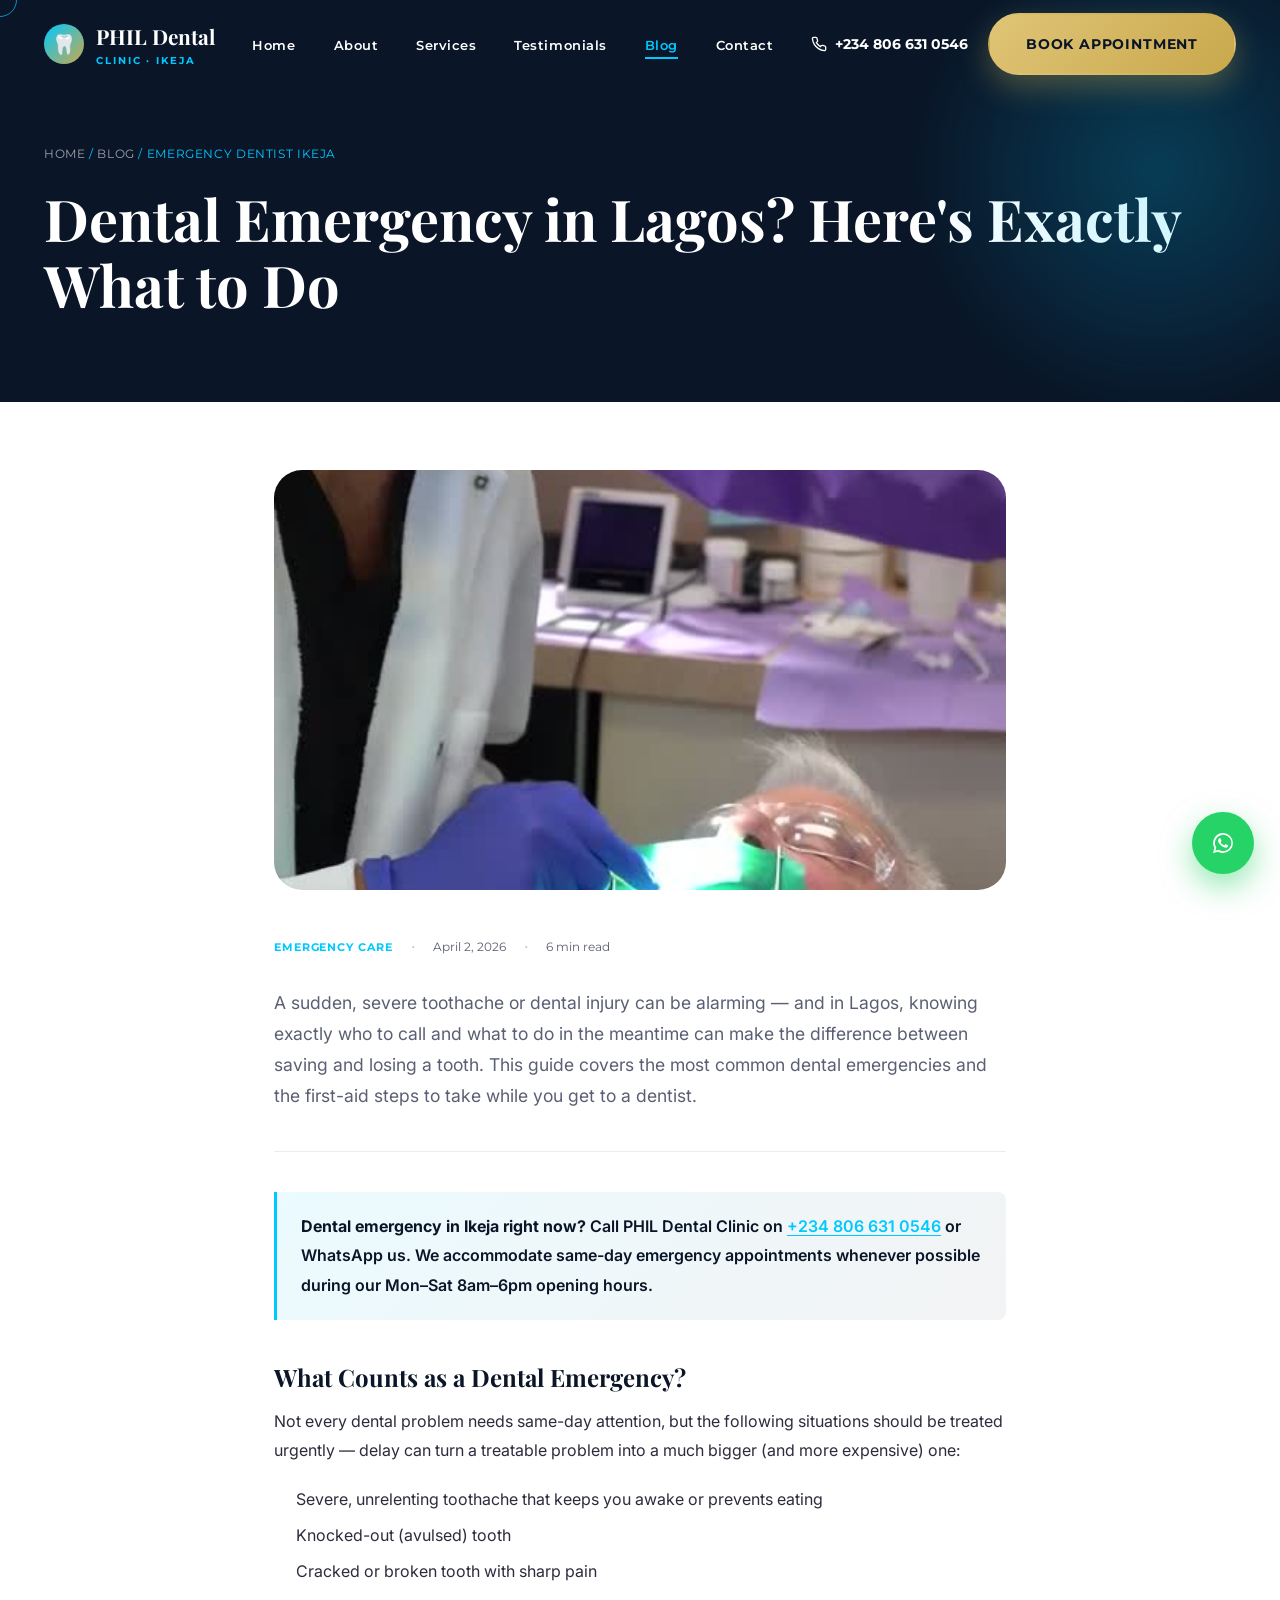
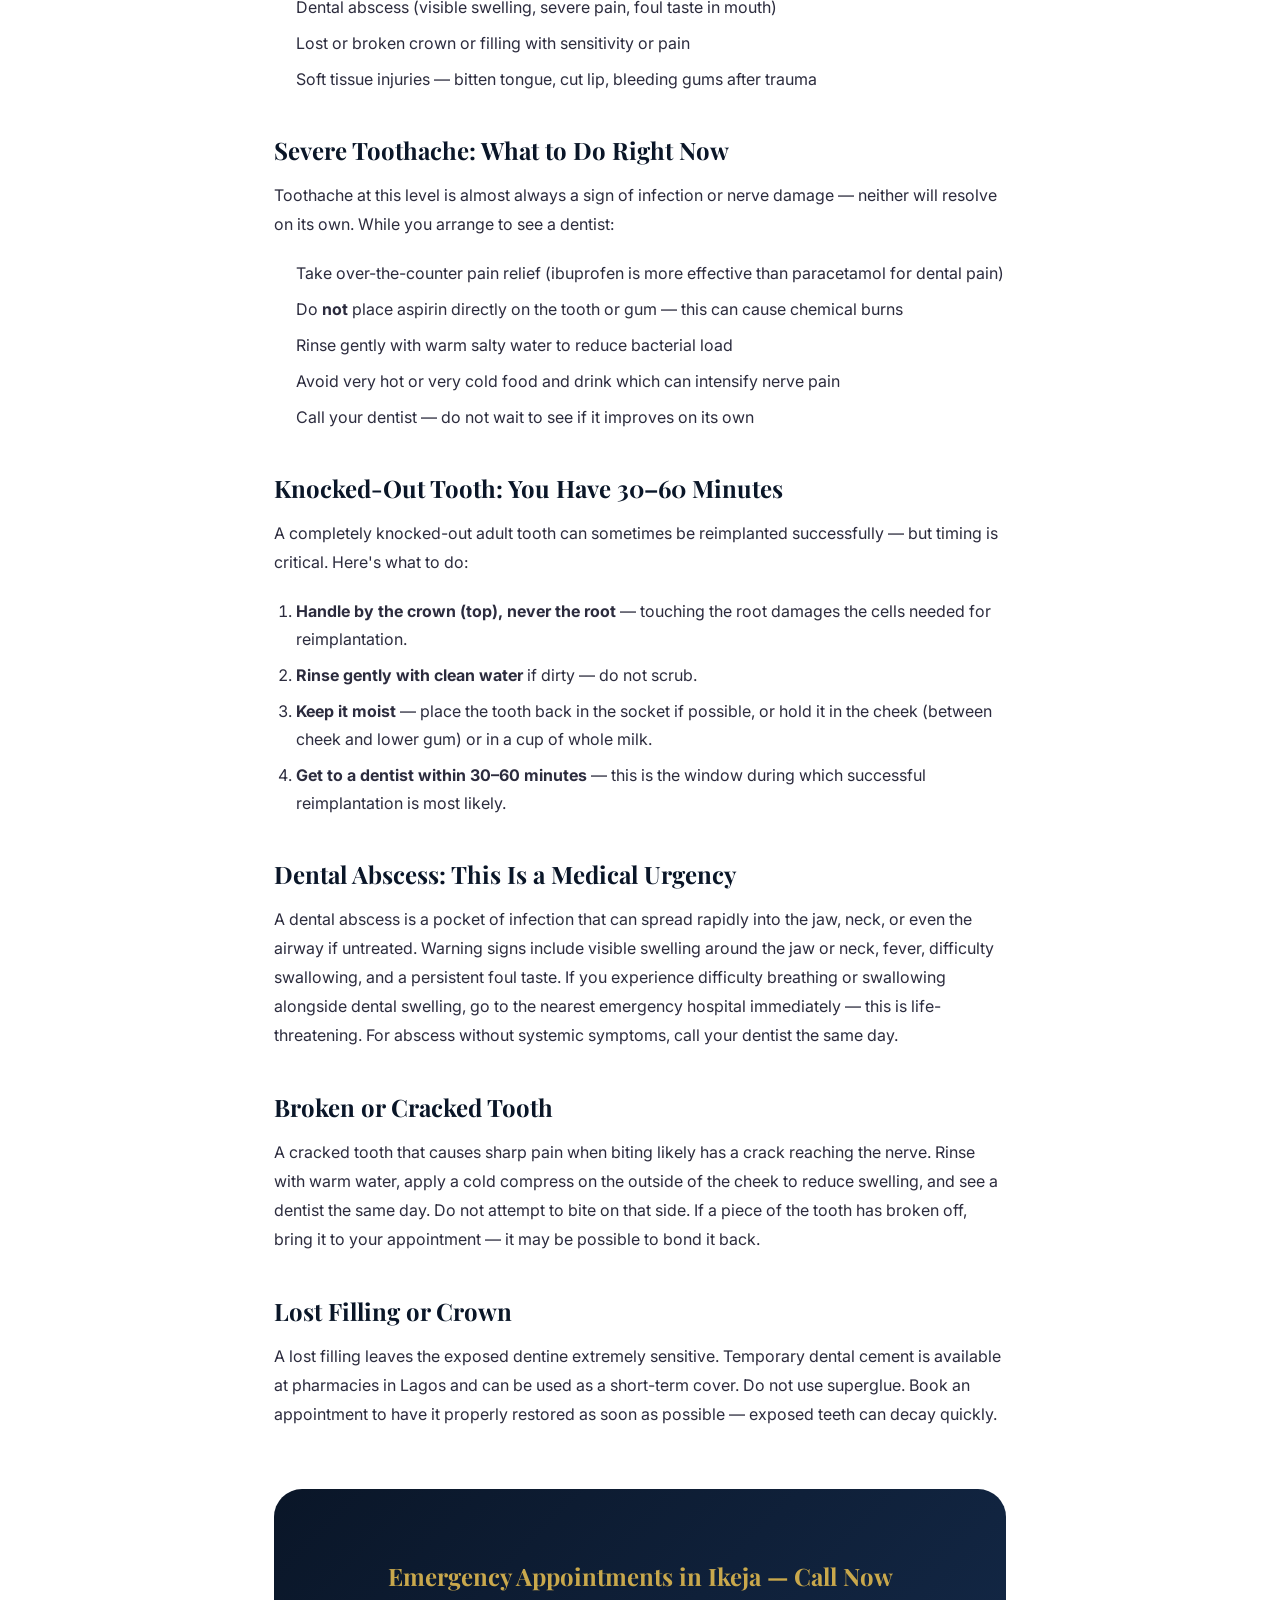
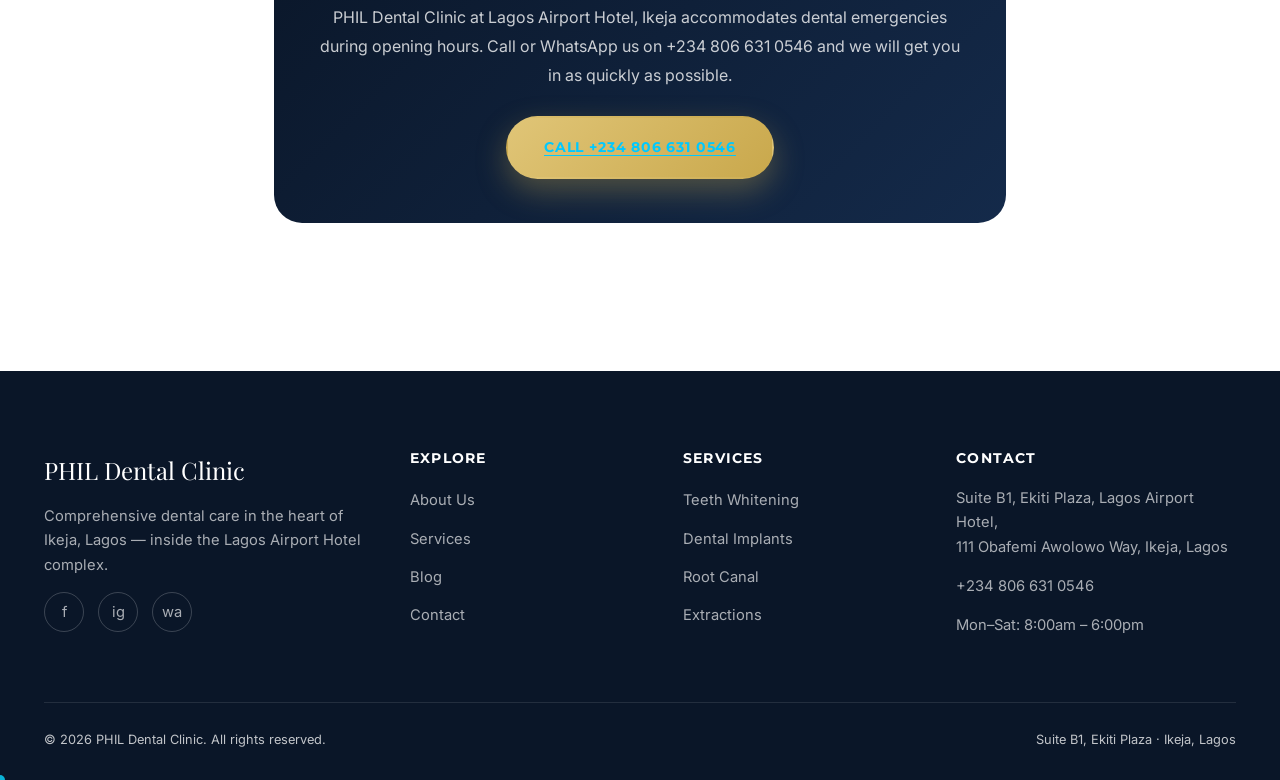
<file: blog/emergency-dentist-ikeja.html>
<!DOCTYPE html>
<html lang="en">
<head>
<meta charset="UTF-8">
<meta name="viewport" content="width=device-width, initial-scale=1.0">
<title>Emergency Dentist Ikeja Lagos — Fast Relief for Dental Pain | PHIL Dental Clinic</title>
<meta name="description" content="Dental emergency in Ikeja or Lagos? Know exactly what to do for toothache, knocked-out teeth, or broken crowns. Call PHIL Dental Clinic — same-day emergency appointments available.">
<meta property="og:title" content="Dental Emergency in Lagos? Here's Exactly What to Do">
<meta property="og:image" content="../images/poster-root-canal.jpg">
<meta property="og:type" content="article">
<link rel="canonical" href="https://phildentalclinic.com/blog/emergency-dentist-ikeja.html">
<script type="application/ld+json">{"@context":"https://schema.org","@type":"Article","headline":"Dental Emergency in Lagos? Here's Exactly What to Do","author":{"@type":"Organization","name":"PHIL Dental Clinic"},"publisher":{"@type":"Organization","name":"PHIL Dental Clinic"},"datePublished":"2026-04-02","dateModified":"2026-07-01"}</script>
<link rel="icon" type="image/png" sizes="32x32" href="../favicon-32x32.png">
<link rel="shortcut icon" href="../favicon.ico">
<link rel="apple-touch-icon" sizes="180x180" href="../apple-touch-icon.png">
<link rel="preconnect" href="https://fonts.googleapis.com">
<link rel="preconnect" href="https://fonts.gstatic.com" crossorigin>
<link href="https://fonts.googleapis.com/css2?family=Playfair+Display:ital,wght@0,700;1,700&family=Inter:wght@400;600;700&family=Montserrat:wght@400;600;700&display=swap" rel="stylesheet">
<link rel="stylesheet" href="../css/global.css">
<link rel="stylesheet" href="../css/hero.css">
<link rel="stylesheet" href="../css/components.css">
</head>
<body>

<div class="loader"><div class="loader-tooth"><img src="../images/tooth-3d.jpg" alt=""></div><div class="loader-text">PHIL Dental Clinic</div></div>
<div class="drawer-overlay"></div>
<nav class="mobile-drawer" aria-label="Mobile navigation">
  <a href="../index.html">Home</a><a href="../about.html">About</a><a href="../services.html">Services</a><a href="../testimonials.html">Testimonials</a><a href="../blog.html">Blog</a><a href="../contact.html">Contact</a>
  <a href="tel:+2348066310546" class="btn btn-gold btn-block" style="margin-top:24px;">Call Now</a>
</nav>
<header class="navbar">
  <div class="container">
    <a href="../index.html" class="nav-logo"><span class="tooth-mark">🦷</span><span>PHIL Dental<span class="sub">CLINIC · IKEJA</span></span></a>
    <ul class="nav-links"><li><a href="../index.html">Home</a></li><li><a href="../about.html">About</a></li><li><a href="../services.html">Services</a></li><li><a href="../testimonials.html">Testimonials</a></li><li><a href="../blog.html" class="active">Blog</a></li><li><a href="../contact.html">Contact</a></li></ul>
    <div class="nav-cta">
      <a href="tel:+2348066310546" class="nav-phone nav-phone-desktop"><svg width="16" height="16" viewBox="0 0 24 24" fill="none" stroke="currentColor" stroke-width="2"><path d="M22 16.92v3a2 2 0 0 1-2.18 2 19.79 19.79 0 0 1-8.63-3.07 19.5 19.5 0 0 1-6-6 19.79 19.79 0 0 1-3.07-8.67A2 2 0 0 1 4.11 2h3a2 2 0 0 1 2 1.72c.127.96.362 1.903.7 2.81a2 2 0 0 1-.45 2.11L8.09 9.91a16 16 0 0 0 6 6l1.27-1.27a2 2 0 0 1 2.11-.45c.907.338 1.85.573 2.81.7A2 2 0 0 1 22 16.92z"/></svg>+234 806 631 0546</a>
      <a href="../contact.html" class="btn btn-gold">Book Appointment</a>
      <button class="hamburger" aria-label="Toggle menu"><span></span><span></span><span></span></button>
    </div>
  </div>
</header>

<main>
  <section class="page-hero">
    <div class="container">
      <div class="breadcrumb"><a href="../index.html">Home</a> / <a href="../blog.html">Blog</a> / Emergency Dentist Ikeja</div>
      <h1>Dental Emergency in Lagos? Here's Exactly What to Do</h1>
    </div>
  </section>

  <section class="section-pad">
    <div class="container">
      <div class="blog-post-wrap">

        <img src="../images/poster-root-canal.jpg" alt="Emergency dental care Ikeja Lagos" class="blog-post-hero-img" loading="eager">

        <div class="blog-post-meta">
          <span class="blog-tag">Emergency Care</span>
          <span class="meta-sep">·</span>
          <span class="meta-date">April 2, 2026</span>
          <span class="meta-sep">·</span>
          <span class="meta-date">6 min read</span>
        </div>

        <p class="blog-post-intro">A sudden, severe toothache or dental injury can be alarming — and in Lagos, knowing exactly who to call and what to do in the meantime can make the difference between saving and losing a tooth. This guide covers the most common dental emergencies and the first-aid steps to take while you get to a dentist.</p>

        <div class="blog-post-body">

          <div class="callout"><p><strong>Dental emergency in Ikeja right now?</strong> Call PHIL Dental Clinic on <a href="tel:+2348066310546">+234 806 631 0546</a> or WhatsApp us. We accommodate same-day emergency appointments whenever possible during our Mon–Sat 8am–6pm opening hours.</p></div>

          <h2>What Counts as a Dental Emergency?</h2>
          <p>Not every dental problem needs same-day attention, but the following situations should be treated urgently — delay can turn a treatable problem into a much bigger (and more expensive) one:</p>
          <ul>
            <li>Severe, unrelenting toothache that keeps you awake or prevents eating</li>
            <li>Knocked-out (avulsed) tooth</li>
            <li>Cracked or broken tooth with sharp pain</li>
            <li>Dental abscess (visible swelling, severe pain, foul taste in mouth)</li>
            <li>Lost or broken crown or filling with sensitivity or pain</li>
            <li>Soft tissue injuries — bitten tongue, cut lip, bleeding gums after trauma</li>
          </ul>

          <h2>Severe Toothache: What to Do Right Now</h2>
          <p>Toothache at this level is almost always a sign of infection or nerve damage — neither will resolve on its own. While you arrange to see a dentist:</p>
          <ul>
            <li>Take over-the-counter pain relief (ibuprofen is more effective than paracetamol for dental pain)</li>
            <li>Do <strong>not</strong> place aspirin directly on the tooth or gum — this can cause chemical burns</li>
            <li>Rinse gently with warm salty water to reduce bacterial load</li>
            <li>Avoid very hot or very cold food and drink which can intensify nerve pain</li>
            <li>Call your dentist — do not wait to see if it improves on its own</li>
          </ul>

          <h2>Knocked-Out Tooth: You Have 30–60 Minutes</h2>
          <p>A completely knocked-out adult tooth can sometimes be reimplanted successfully — but timing is critical. Here's what to do:</p>
          <ol>
            <li><strong>Handle by the crown (top), never the root</strong> — touching the root damages the cells needed for reimplantation.</li>
            <li><strong>Rinse gently with clean water</strong> if dirty — do not scrub.</li>
            <li><strong>Keep it moist</strong> — place the tooth back in the socket if possible, or hold it in the cheek (between cheek and lower gum) or in a cup of whole milk.</li>
            <li><strong>Get to a dentist within 30–60 minutes</strong> — this is the window during which successful reimplantation is most likely.</li>
          </ol>

          <h2>Dental Abscess: This Is a Medical Urgency</h2>
          <p>A dental abscess is a pocket of infection that can spread rapidly into the jaw, neck, or even the airway if untreated. Warning signs include visible swelling around the jaw or neck, fever, difficulty swallowing, and a persistent foul taste. If you experience difficulty breathing or swallowing alongside dental swelling, go to the nearest emergency hospital immediately — this is life-threatening. For abscess without systemic symptoms, call your dentist the same day.</p>

          <h2>Broken or Cracked Tooth</h2>
          <p>A cracked tooth that causes sharp pain when biting likely has a crack reaching the nerve. Rinse with warm water, apply a cold compress on the outside of the cheek to reduce swelling, and see a dentist the same day. Do not attempt to bite on that side. If a piece of the tooth has broken off, bring it to your appointment — it may be possible to bond it back.</p>

          <h2>Lost Filling or Crown</h2>
          <p>A lost filling leaves the exposed dentine extremely sensitive. Temporary dental cement is available at pharmacies in Lagos and can be used as a short-term cover. Do not use superglue. Book an appointment to have it properly restored as soon as possible — exposed teeth can decay quickly.</p>

          <div class="blog-cta-box">
            <h3>Emergency Appointments in Ikeja — Call Now</h3>
            <p>PHIL Dental Clinic at Lagos Airport Hotel, Ikeja accommodates dental emergencies during opening hours. Call or WhatsApp us on +234 806 631 0546 and we will get you in as quickly as possible.</p>
            <a href="tel:+2348066310546" class="btn btn-gold">Call +234 806 631 0546</a>
          </div>

        </div>
      </div>
    </div>
  </section>
</main>

<footer class="site-footer">
  <div class="container">
    <div class="footer-grid">
      <div class="footer-col"><div class="footer-logo">PHIL Dental Clinic</div><p>Comprehensive dental care in the heart of Ikeja, Lagos — inside the Lagos Airport Hotel complex.</p><div class="social-row"><a href="#" aria-label="Facebook">f</a><a href="#" aria-label="Instagram">ig</a><a href="https://wa.me/2348066310546" aria-label="WhatsApp" target="_blank" rel="noopener">wa</a></div></div>
      <div class="footer-col"><h4>Explore</h4><ul><li><a href="../about.html">About Us</a></li><li><a href="../services.html">Services</a></li><li><a href="../blog.html">Blog</a></li><li><a href="../contact.html">Contact</a></li></ul></div>
      <div class="footer-col"><h4>Services</h4><ul><li><a href="../services.html#whitening">Teeth Whitening</a></li><li><a href="../services.html#implants">Dental Implants</a></li><li><a href="../services.html#rootcanal">Root Canal</a></li><li><a href="../services.html#extraction">Extractions</a></li></ul></div>
      <div class="footer-col"><h4>Contact</h4><p>Suite B1, Ekiti Plaza, Lagos Airport Hotel,<br>111 Obafemi Awolowo Way, Ikeja, Lagos</p><p><a href="tel:+2348066310546">+234 806 631 0546</a></p><p>Mon–Sat: 8:00am – 6:00pm</p></div>
    </div>
    <div class="footer-bottom"><span>© 2026 PHIL Dental Clinic. All rights reserved.</span><span>Suite B1, Ekiti Plaza · Ikeja, Lagos</span></div>
  </div>
</footer>

<a href="https://wa.me/2348066310546?text=Hi%2C%20I%20have%20a%20dental%20emergency%20and%20need%20urgent%20help" class="whatsapp-float" target="_blank" rel="noopener" aria-label="Chat with us on WhatsApp"><svg viewBox="0 0 24 24" fill="white"><path d="M17.6 6.32A7.85 7.85 0 0012.05 4a7.94 7.94 0 00-6.9 11.9L4 20l4.2-1.1a7.9 7.9 0 003.85 1h0a7.94 7.94 0 007.94-7.94 7.9 7.9 0 00-2.4-5.64zm-5.55 12.2a6.6 6.6 0 01-3.36-.92l-.24-.14-2.5.66.67-2.44-.16-.25a6.6 6.6 0 1112.28-3.5 6.6 6.6 0 01-6.69 6.6zm3.62-4.94c-.2-.1-1.17-.58-1.35-.64-.18-.07-.31-.1-.45.1-.13.2-.51.64-.62.77-.11.13-.23.15-.42.05-.2-.1-.83-.3-1.58-.97a5.9 5.9 0 01-1.09-1.36c-.11-.2-.01-.3.09-.4.09-.1.2-.23.3-.35.1-.11.13-.2.2-.33.06-.13.03-.25-.02-.35-.05-.1-.45-1.08-.61-1.48-.16-.39-.33-.33-.45-.34h-.38c-.13 0-.35.05-.53.25-.18.2-.7.68-.7 1.66s.72 1.93.82 2.06c.1.13 1.4 2.15 3.4 3.01.47.2.85.33 1.14.42.48.15.91.13 1.26.08.38-.06 1.17-.48 1.34-.94.16-.46.16-.86.11-.94-.05-.09-.18-.14-.38-.24z"/></svg></a>
<script src="../js/animations.js" defer></script>
<script src="../js/main.js" defer></script>
</body>
</html>
</file>
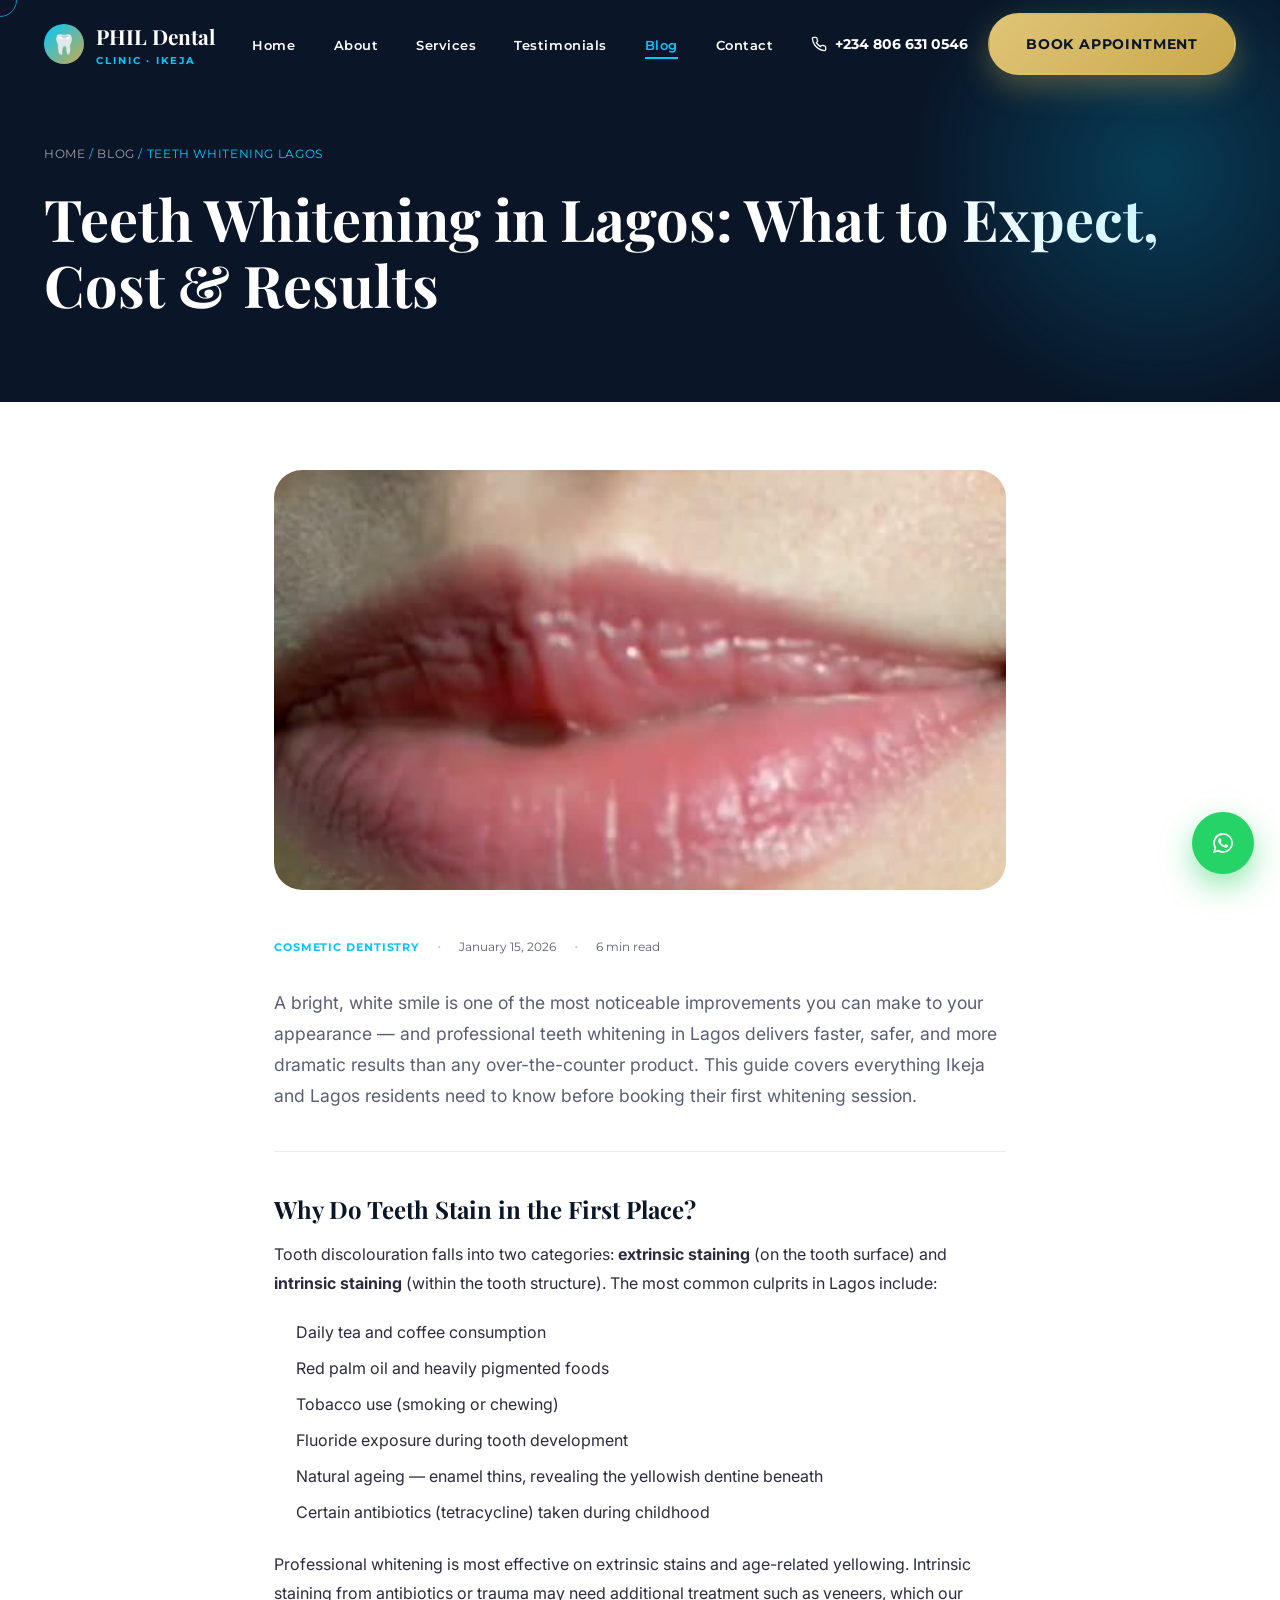
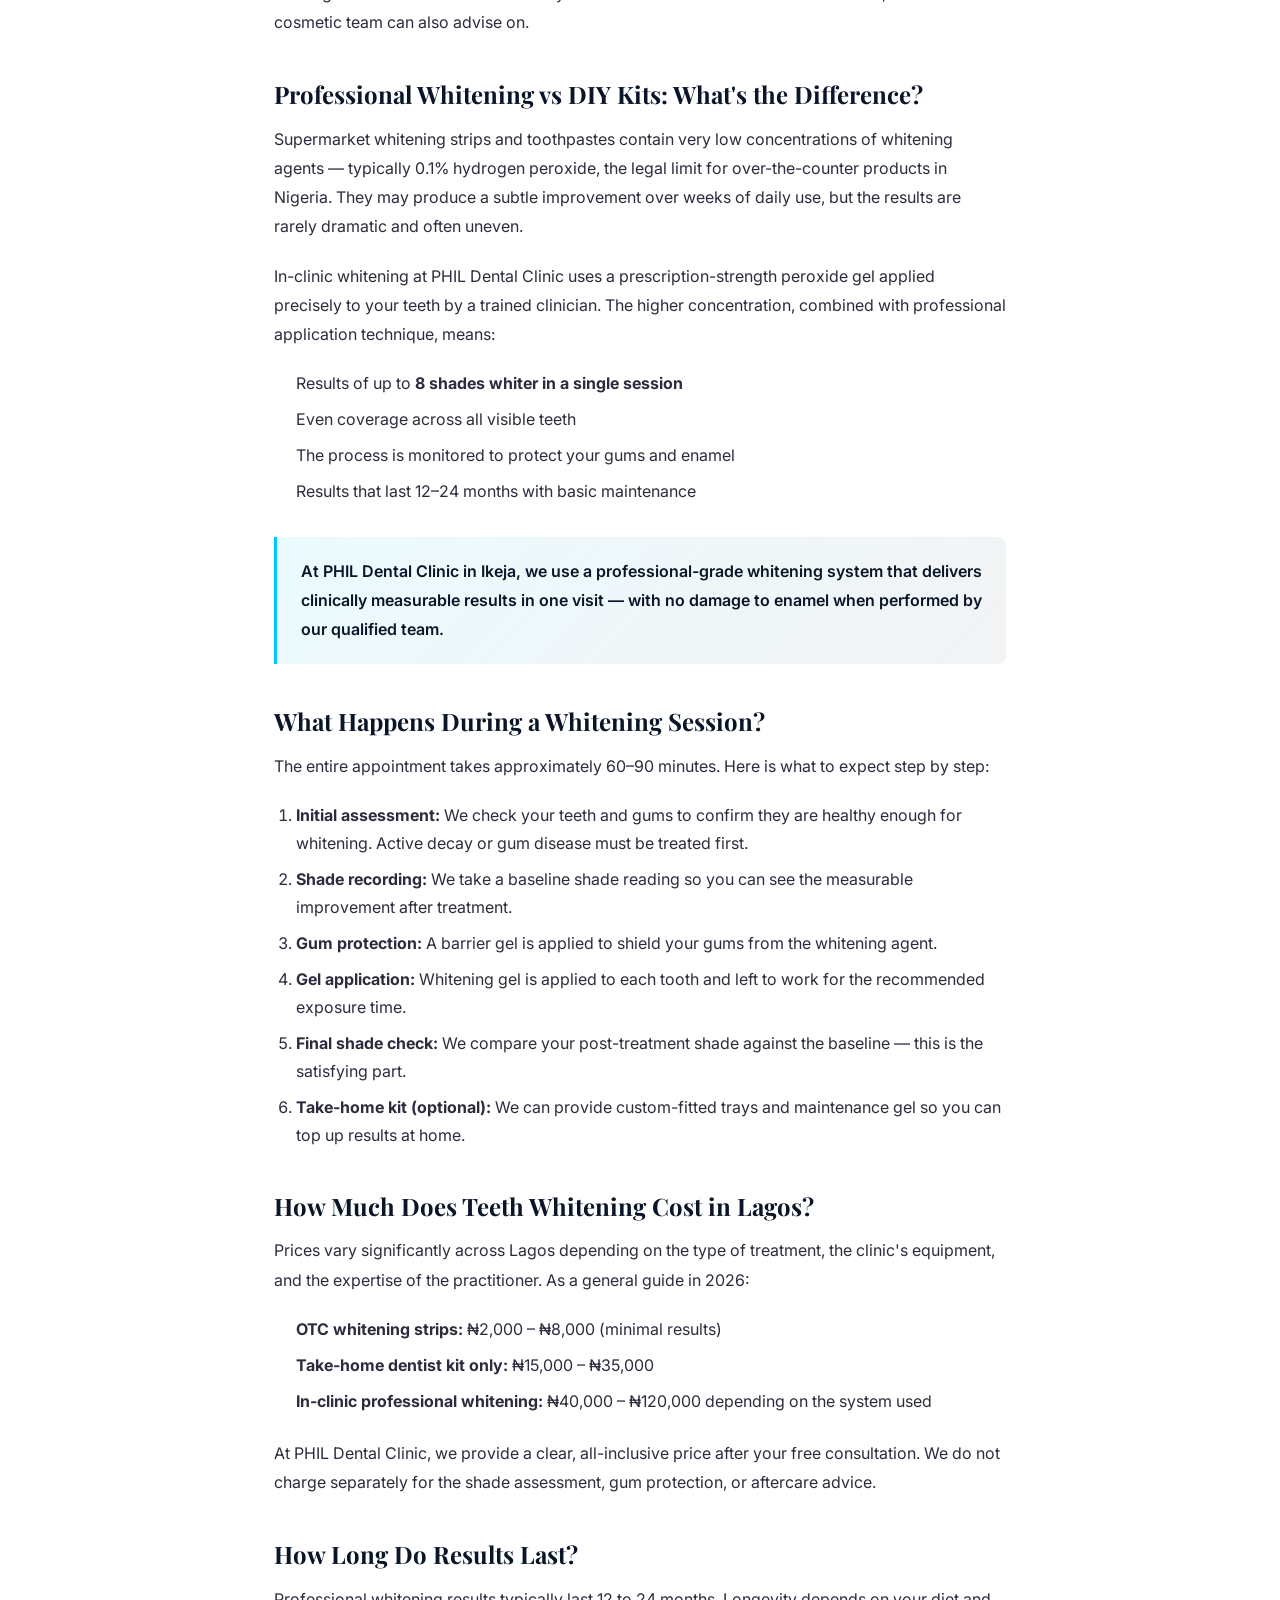
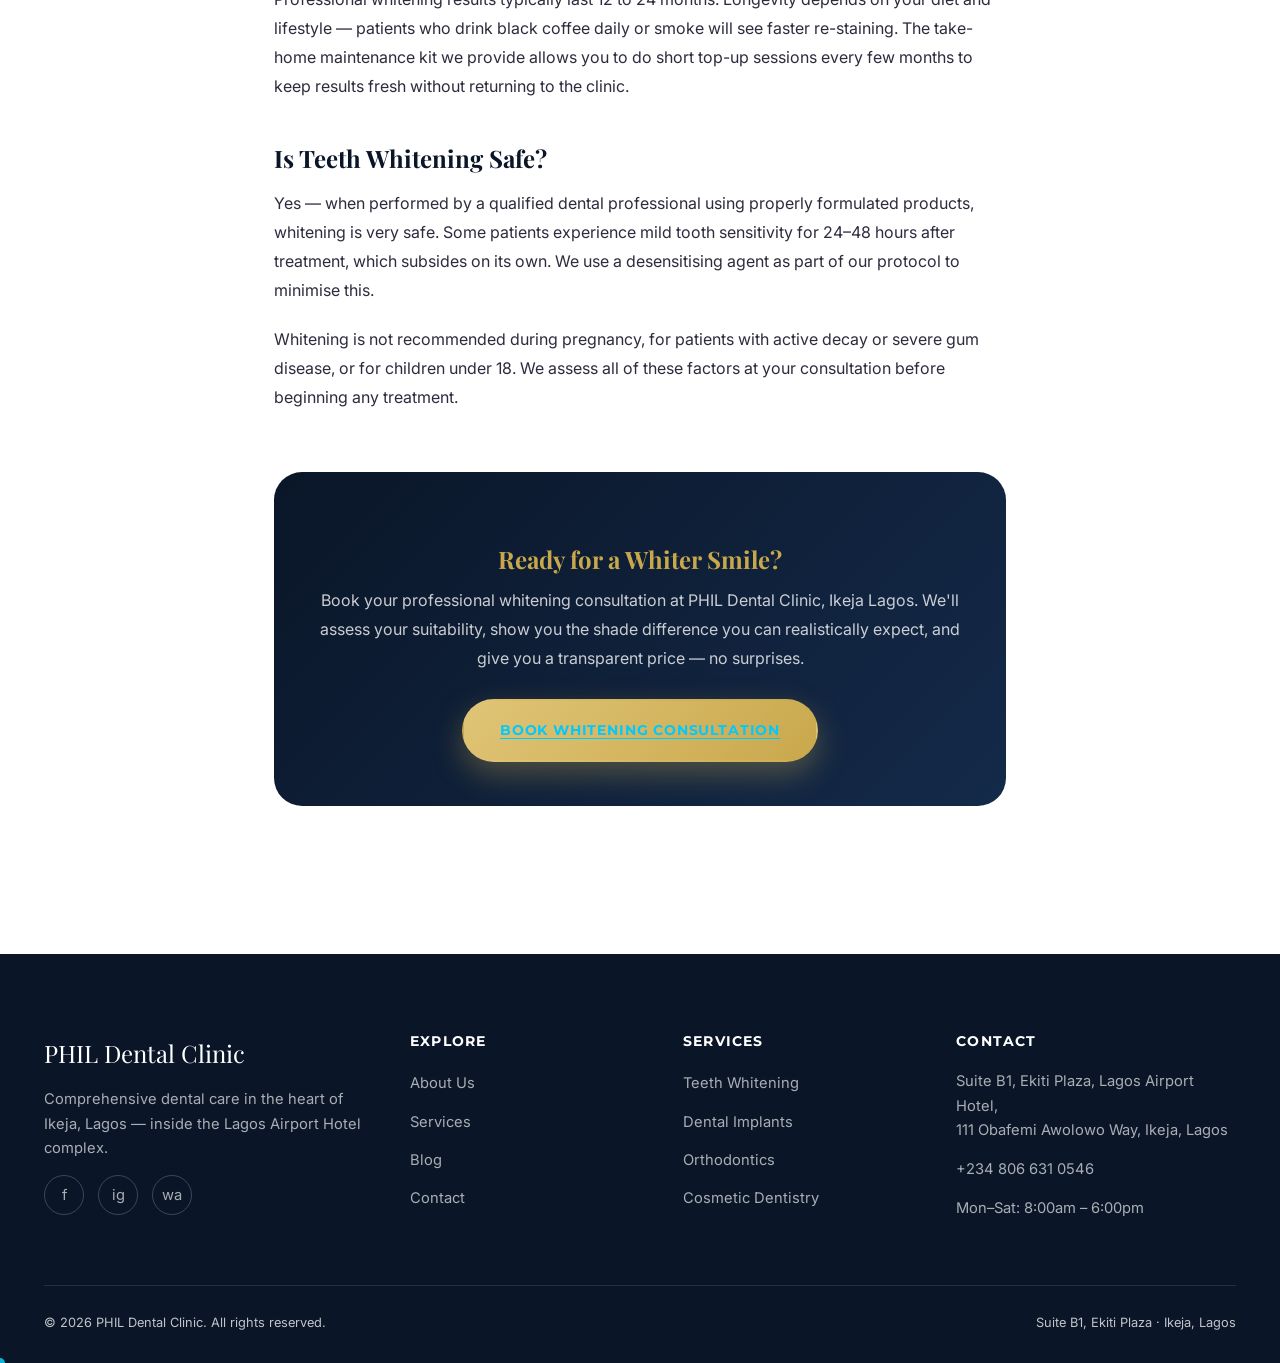
<file: blog/teeth-whitening-lagos.html>
<!DOCTYPE html>
<html lang="en">
<head>
<meta charset="UTF-8">
<meta name="viewport" content="width=device-width, initial-scale=1.0">
<title>Teeth Whitening in Lagos 2026: Cost, Process &amp; Results | PHIL Dental Clinic</title>
<meta name="description" content="Complete guide to professional teeth whitening in Ikeja, Lagos. Learn what the process involves, how much it costs in Nigeria, and why in-clinic treatment gives lasting results.">
<meta property="og:title" content="Teeth Whitening in Lagos: What to Expect, Cost &amp; Results">
<meta property="og:description" content="Professional teeth whitening in Ikeja, Lagos — up to 8 shades whiter in a single session. Expert guide from PHIL Dental Clinic.">
<meta property="og:image" content="../images/poster-teeth-whitening.jpg">
<meta property="og:type" content="article">
<link rel="canonical" href="https://phildentalclinic.com/blog/teeth-whitening-lagos.html">
<script type="application/ld+json">{"@context":"https://schema.org","@type":"Article","headline":"Teeth Whitening in Lagos: What to Expect, Cost & Results","image":"https://phildentalclinic.com/images/poster-teeth-whitening.jpg","author":{"@type":"Organization","name":"PHIL Dental Clinic"},"publisher":{"@type":"Organization","name":"PHIL Dental Clinic","logo":{"@type":"ImageObject","url":"https://phildentalclinic.com/favicon-32x32.png"}},"datePublished":"2026-01-15","dateModified":"2026-07-01"}</script>
<link rel="icon" type="image/png" sizes="32x32" href="../favicon-32x32.png">
<link rel="icon" type="image/png" sizes="16x16" href="../favicon-16x16.png">
<link rel="shortcut icon" href="../favicon.ico">
<link rel="apple-touch-icon" sizes="180x180" href="../apple-touch-icon.png">
<link rel="preconnect" href="https://fonts.googleapis.com">
<link rel="preconnect" href="https://fonts.gstatic.com" crossorigin>
<link href="https://fonts.googleapis.com/css2?family=Playfair+Display:ital,wght@0,700;1,700&family=Inter:wght@400;600;700&family=Montserrat:wght@400;600;700&display=swap" rel="stylesheet">
<link rel="stylesheet" href="../css/global.css">
<link rel="stylesheet" href="../css/hero.css">
<link rel="stylesheet" href="../css/components.css">
</head>
<body>

<div class="loader"><div class="loader-tooth"><img src="../images/tooth-3d.jpg" alt=""></div><div class="loader-text">PHIL Dental Clinic</div></div>

<div class="drawer-overlay"></div>
<nav class="mobile-drawer" aria-label="Mobile navigation">
  <a href="../index.html">Home</a>
  <a href="../about.html">About</a>
  <a href="../services.html">Services</a>
  <a href="../testimonials.html">Testimonials</a>
  <a href="../blog.html">Blog</a>
  <a href="../contact.html">Contact</a>
  <a href="tel:+2348066310546" class="btn btn-gold btn-block" style="margin-top:24px;">Call Now</a>
</nav>

<header class="navbar">
  <div class="container">
    <a href="../index.html" class="nav-logo">
      <span class="tooth-mark">🦷</span>
      <span>PHIL Dental<span class="sub">CLINIC · IKEJA</span></span>
    </a>
    <ul class="nav-links">
      <li><a href="../index.html">Home</a></li>
      <li><a href="../about.html">About</a></li>
      <li><a href="../services.html">Services</a></li>
      <li><a href="../testimonials.html">Testimonials</a></li>
      <li><a href="../blog.html" class="active">Blog</a></li>
      <li><a href="../contact.html">Contact</a></li>
    </ul>
    <div class="nav-cta">
      <a href="tel:+2348066310546" class="nav-phone nav-phone-desktop">
        <svg width="16" height="16" viewBox="0 0 24 24" fill="none" stroke="currentColor" stroke-width="2"><path d="M22 16.92v3a2 2 0 0 1-2.18 2 19.79 19.79 0 0 1-8.63-3.07 19.5 19.5 0 0 1-6-6 19.79 19.79 0 0 1-3.07-8.67A2 2 0 0 1 4.11 2h3a2 2 0 0 1 2 1.72c.127.96.362 1.903.7 2.81a2 2 0 0 1-.45 2.11L8.09 9.91a16 16 0 0 0 6 6l1.27-1.27a2 2 0 0 1 2.11-.45c.907.338 1.85.573 2.81.7A2 2 0 0 1 22 16.92z"/></svg>
        +234 806 631 0546
      </a>
      <a href="../contact.html" class="btn btn-gold">Book Appointment</a>
      <button class="hamburger" aria-label="Toggle menu"><span></span><span></span><span></span></button>
    </div>
  </div>
</header>

<main>

  <section class="page-hero">
    <div class="container">
      <div class="breadcrumb"><a href="../index.html">Home</a> / <a href="../blog.html">Blog</a> / Teeth Whitening Lagos</div>
      <h1>Teeth Whitening in Lagos: What to Expect, Cost &amp; Results</h1>
    </div>
  </section>

  <section class="section-pad">
    <div class="container">
      <div class="blog-post-wrap">

        <img src="../images/poster-teeth-whitening.jpg" alt="Professional teeth whitening in Lagos" class="blog-post-hero-img" loading="eager">

        <div class="blog-post-meta">
          <span class="blog-tag">Cosmetic Dentistry</span>
          <span class="meta-sep">·</span>
          <span class="meta-date">January 15, 2026</span>
          <span class="meta-sep">·</span>
          <span class="meta-date">6 min read</span>
        </div>

        <p class="blog-post-intro">
          A bright, white smile is one of the most noticeable improvements you can make to your appearance — and professional teeth whitening in Lagos delivers faster, safer, and more dramatic results than any over-the-counter product. This guide covers everything Ikeja and Lagos residents need to know before booking their first whitening session.
        </p>

        <div class="blog-post-body">

          <h2>Why Do Teeth Stain in the First Place?</h2>
          <p>Tooth discolouration falls into two categories: <strong>extrinsic staining</strong> (on the tooth surface) and <strong>intrinsic staining</strong> (within the tooth structure). The most common culprits in Lagos include:</p>
          <ul>
            <li>Daily tea and coffee consumption</li>
            <li>Red palm oil and heavily pigmented foods</li>
            <li>Tobacco use (smoking or chewing)</li>
            <li>Fluoride exposure during tooth development</li>
            <li>Natural ageing — enamel thins, revealing the yellowish dentine beneath</li>
            <li>Certain antibiotics (tetracycline) taken during childhood</li>
          </ul>
          <p>Professional whitening is most effective on extrinsic stains and age-related yellowing. Intrinsic staining from antibiotics or trauma may need additional treatment such as veneers, which our cosmetic team can also advise on.</p>

          <h2>Professional Whitening vs DIY Kits: What's the Difference?</h2>
          <p>Supermarket whitening strips and toothpastes contain very low concentrations of whitening agents — typically 0.1% hydrogen peroxide, the legal limit for over-the-counter products in Nigeria. They may produce a subtle improvement over weeks of daily use, but the results are rarely dramatic and often uneven.</p>
          <p>In-clinic whitening at PHIL Dental Clinic uses a prescription-strength peroxide gel applied precisely to your teeth by a trained clinician. The higher concentration, combined with professional application technique, means:</p>
          <ul>
            <li>Results of up to <strong>8 shades whiter in a single session</strong></li>
            <li>Even coverage across all visible teeth</li>
            <li>The process is monitored to protect your gums and enamel</li>
            <li>Results that last 12–24 months with basic maintenance</li>
          </ul>

          <div class="callout"><p>At PHIL Dental Clinic in Ikeja, we use a professional-grade whitening system that delivers clinically measurable results in one visit — with no damage to enamel when performed by our qualified team.</p></div>

          <h2>What Happens During a Whitening Session?</h2>
          <p>The entire appointment takes approximately 60–90 minutes. Here is what to expect step by step:</p>
          <ol>
            <li><strong>Initial assessment:</strong> We check your teeth and gums to confirm they are healthy enough for whitening. Active decay or gum disease must be treated first.</li>
            <li><strong>Shade recording:</strong> We take a baseline shade reading so you can see the measurable improvement after treatment.</li>
            <li><strong>Gum protection:</strong> A barrier gel is applied to shield your gums from the whitening agent.</li>
            <li><strong>Gel application:</strong> Whitening gel is applied to each tooth and left to work for the recommended exposure time.</li>
            <li><strong>Final shade check:</strong> We compare your post-treatment shade against the baseline — this is the satisfying part.</li>
            <li><strong>Take-home kit (optional):</strong> We can provide custom-fitted trays and maintenance gel so you can top up results at home.</li>
          </ol>

          <h2>How Much Does Teeth Whitening Cost in Lagos?</h2>
          <p>Prices vary significantly across Lagos depending on the type of treatment, the clinic's equipment, and the expertise of the practitioner. As a general guide in 2026:</p>
          <ul>
            <li><strong>OTC whitening strips:</strong> ₦2,000 – ₦8,000 (minimal results)</li>
            <li><strong>Take-home dentist kit only:</strong> ₦15,000 – ₦35,000</li>
            <li><strong>In-clinic professional whitening:</strong> ₦40,000 – ₦120,000 depending on the system used</li>
          </ul>
          <p>At PHIL Dental Clinic, we provide a clear, all-inclusive price after your free consultation. We do not charge separately for the shade assessment, gum protection, or aftercare advice.</p>

          <h2>How Long Do Results Last?</h2>
          <p>Professional whitening results typically last 12 to 24 months. Longevity depends on your diet and lifestyle — patients who drink black coffee daily or smoke will see faster re-staining. The take-home maintenance kit we provide allows you to do short top-up sessions every few months to keep results fresh without returning to the clinic.</p>

          <h2>Is Teeth Whitening Safe?</h2>
          <p>Yes — when performed by a qualified dental professional using properly formulated products, whitening is very safe. Some patients experience mild tooth sensitivity for 24–48 hours after treatment, which subsides on its own. We use a desensitising agent as part of our protocol to minimise this.</p>
          <p>Whitening is not recommended during pregnancy, for patients with active decay or severe gum disease, or for children under 18. We assess all of these factors at your consultation before beginning any treatment.</p>

          <div class="blog-cta-box">
            <h3>Ready for a Whiter Smile?</h3>
            <p>Book your professional whitening consultation at PHIL Dental Clinic, Ikeja Lagos. We'll assess your suitability, show you the shade difference you can realistically expect, and give you a transparent price — no surprises.</p>
            <a href="../contact.html?service=Teeth+Whitening" class="btn btn-gold">Book Whitening Consultation</a>
          </div>

        </div>
      </div>
    </div>
  </section>

</main>

<footer class="site-footer">
  <div class="container">
    <div class="footer-grid">
      <div class="footer-col">
        <div class="footer-logo">PHIL Dental Clinic</div>
        <p>Comprehensive dental care in the heart of Ikeja, Lagos — inside the Lagos Airport Hotel complex.</p>
        <div class="social-row">
          <a href="#" aria-label="Facebook">f</a>
          <a href="#" aria-label="Instagram">ig</a>
          <a href="https://wa.me/2348066310546" aria-label="WhatsApp" target="_blank" rel="noopener">wa</a>
        </div>
      </div>
      <div class="footer-col"><h4>Explore</h4><ul><li><a href="../about.html">About Us</a></li><li><a href="../services.html">Services</a></li><li><a href="../blog.html">Blog</a></li><li><a href="../contact.html">Contact</a></li></ul></div>
      <div class="footer-col"><h4>Services</h4><ul><li><a href="../services.html#whitening">Teeth Whitening</a></li><li><a href="../services.html#implants">Dental Implants</a></li><li><a href="../services.html#orthodontics">Orthodontics</a></li><li><a href="../services.html#cosmetic">Cosmetic Dentistry</a></li></ul></div>
      <div class="footer-col"><h4>Contact</h4><p>Suite B1, Ekiti Plaza, Lagos Airport Hotel,<br>111 Obafemi Awolowo Way, Ikeja, Lagos</p><p><a href="tel:+2348066310546">+234 806 631 0546</a></p><p>Mon–Sat: 8:00am – 6:00pm</p></div>
    </div>
    <div class="footer-bottom"><span>© 2026 PHIL Dental Clinic. All rights reserved.</span><span>Suite B1, Ekiti Plaza · Ikeja, Lagos</span></div>
  </div>
</footer>

<a href="https://wa.me/2348066310546?text=Hi%2C%20I%27d%20like%20to%20book%20an%20appointment%20at%20PHIL%20Dental%20Clinic" class="whatsapp-float" target="_blank" rel="noopener" aria-label="Chat with us on WhatsApp">
  <svg viewBox="0 0 24 24" fill="white"><path d="M17.6 6.32A7.85 7.85 0 0012.05 4a7.94 7.94 0 00-6.9 11.9L4 20l4.2-1.1a7.9 7.9 0 003.85 1h0a7.94 7.94 0 007.94-7.94 7.9 7.9 0 00-2.4-5.64zm-5.55 12.2a6.6 6.6 0 01-3.36-.92l-.24-.14-2.5.66.67-2.44-.16-.25a6.6 6.6 0 1112.28-3.5 6.6 6.6 0 01-6.69 6.6zm3.62-4.94c-.2-.1-1.17-.58-1.35-.64-.18-.07-.31-.1-.45.1-.13.2-.51.64-.62.77-.11.13-.23.15-.42.05-.2-.1-.83-.3-1.58-.97a5.9 5.9 0 01-1.09-1.36c-.11-.2-.01-.3.09-.4.09-.1.2-.23.3-.35.1-.11.13-.2.2-.33.06-.13.03-.25-.02-.35-.05-.1-.45-1.08-.61-1.48-.16-.39-.33-.33-.45-.34h-.38c-.13 0-.35.05-.53.25-.18.2-.7.68-.7 1.66s.72 1.93.82 2.06c.1.13 1.4 2.15 3.4 3.01.47.2.85.33 1.14.42.48.15.91.13 1.26.08.38-.06 1.17-.48 1.34-.94.16-.46.16-.86.11-.94-.05-.09-.18-.14-.38-.24z"/></svg>
</a>

<script src="../js/animations.js" defer></script>
<script src="../js/main.js" defer></script>
</body>
</html>
</file>
<file: css/global.css>
/* ==========================================================================
   PHIL Dental Clinic — Global Styles
   ========================================================================== */

:root {
  --color-primary: #0A1628;
  --color-primary-light: #14213D;
  --color-accent: #00C9FF;
  --color-white: #FFFFFF;
  --color-gold: #C9A84C;
  --color-gold-light: #E0C577;
  --color-neutral: #F4F6F9;
  --color-text: #1A1A2E;
  --color-text-muted: #5A5F73;

  --font-heading: 'Playfair Display', serif;
  --font-body: 'Inter', 'DM Sans', sans-serif;
  --font-accent: 'Montserrat', sans-serif;

  --container-width: 1240px;
  --radius-sm: 8px;
  --radius-md: 16px;
  --radius-lg: 28px;
  --shadow-soft: 0 20px 60px rgba(10, 22, 40, 0.12);
  --shadow-deep: 0 30px 80px rgba(10, 22, 40, 0.25);
  --transition-base: 0.4s cubic-bezier(0.22, 1, 0.36, 1);
  --nav-height: 88px;
}

* , *::before, *::after { box-sizing: border-box; }

html {
  scroll-behavior: smooth;
}

body {
  margin: 0;
  font-family: var(--font-body);
  color: var(--color-text);
  background: var(--color-white);
  line-height: 1.65;
  overflow-x: hidden;
  -webkit-font-smoothing: antialiased;
}

img { max-width: 100%; display: block; }

a {
  color: inherit;
  text-decoration: none;
}

ul { list-style: none; margin: 0; padding: 0; }

h1, h2, h3, h4 {
  font-family: var(--font-heading);
  font-weight: 700;
  line-height: 1.15;
  margin: 0 0 0.5em;
  color: var(--color-primary);
}

p { margin: 0 0 1em; }

.container {
  width: 100%;
  max-width: var(--container-width);
  margin: 0 auto;
  padding: 0 24px;
}

.eyebrow {
  display: inline-flex;
  align-items: center;
  gap: 10px;
  font-family: var(--font-accent);
  font-weight: 700;
  letter-spacing: 0.18em;
  text-transform: uppercase;
  font-size: 0.75rem;
  color: var(--color-gold);
  margin-bottom: 18px;
}

.eyebrow::before {
  content: '';
  width: 32px;
  height: 2px;
  background: var(--color-gold);
  display: inline-block;
}

section { position: relative; }

.section-pad { padding: 68px 0; }
@media (max-width: 768px) { .section-pad { padding: 44px 0; } }

.bg-neutral { background: var(--color-neutral); }
.bg-navy { background: var(--color-primary); color: var(--color-white); }
.bg-navy h1, .bg-navy h2, .bg-navy h3, .bg-navy h4 { color: var(--color-white); }

.text-center { text-align: center; }

/* ---------- Buttons ---------- */
.btn {
  font-family: var(--font-accent);
  font-weight: 700;
  font-size: 0.85rem;
  letter-spacing: 0.06em;
  text-transform: uppercase;
  padding: 18px 36px;
  border-radius: 100px;
  display: inline-flex;
  align-items: center;
  justify-content: center;
  gap: 10px;
  min-height: 48px;
  border: 2px solid transparent;
  cursor: pointer;
  transition: transform var(--transition-base), box-shadow var(--transition-base), background var(--transition-base), color var(--transition-base);
  white-space: nowrap;
}

.btn-gold {
  background: linear-gradient(135deg, var(--color-gold-light), var(--color-gold));
  color: var(--color-primary);
  box-shadow: 0 12px 30px rgba(201, 168, 76, 0.35);
}
.btn-gold:hover { transform: translateY(-3px); box-shadow: 0 18px 40px rgba(201, 168, 76, 0.5); }

.btn-outline {
  background: transparent;
  color: var(--color-white);
  border-color: rgba(255,255,255,0.6);
}
.btn-outline:hover {
  background: rgba(255,255,255,0.12);
  border-color: var(--color-white);
  transform: translateY(-3px);
}

.btn-navy {
  background: var(--color-primary);
  color: var(--color-white);
}
.btn-navy:hover { background: var(--color-accent); color: var(--color-primary); transform: translateY(-3px); }

.btn-block { width: 100%; }

/* ---------- Navbar ---------- */
.navbar {
  position: fixed;
  top: 0; left: 0; right: 0;
  z-index: 900;
  height: var(--nav-height);
  display: flex;
  align-items: center;
  transition: background var(--transition-base), backdrop-filter var(--transition-base), box-shadow var(--transition-base), height var(--transition-base);
}

.navbar .container {
  display: flex;
  align-items: center;
  justify-content: space-between;
}

.navbar.scrolled {
  background: rgba(10, 22, 40, 0.82);
  backdrop-filter: blur(14px);
  -webkit-backdrop-filter: blur(14px);
  box-shadow: 0 8px 30px rgba(0,0,0,0.25);
  height: 74px;
}

.nav-logo {
  display: flex;
  align-items: center;
  gap: 12px;
  font-family: var(--font-heading);
  font-size: 1.3rem;
  font-weight: 700;
  color: var(--color-white);
}

.nav-logo .tooth-mark {
  width: 40px;
  height: 40px;
  border-radius: 50%;
  background: linear-gradient(135deg, var(--color-accent), var(--color-gold));
  display: flex;
  align-items: center;
  justify-content: center;
  font-size: 1.2rem;
}

.nav-logo span.sub {
  display: block;
  font-family: var(--font-accent);
  font-size: 0.6rem;
  letter-spacing: 0.2em;
  color: var(--color-accent);
  font-weight: 700;
}

.nav-links {
  display: flex;
  align-items: center;
  gap: 38px;
}

.nav-links a {
  font-family: var(--font-accent);
  font-size: 0.82rem;
  font-weight: 600;
  letter-spacing: 0.04em;
  color: var(--color-white);
  position: relative;
  padding: 6px 0;
}

.nav-links a::after {
  content: '';
  position: absolute;
  left: 0; bottom: 0;
  width: 0; height: 2px;
  background: var(--color-accent);
  transition: width var(--transition-base);
}

.nav-links a:hover::after,
.nav-links a.active::after { width: 100%; }

.nav-links a.active { color: var(--color-accent); }

.nav-cta {
  display: flex;
  align-items: center;
  gap: 20px;
}

.nav-phone {
  display: flex;
  align-items: center;
  gap: 8px;
  color: var(--color-white);
  font-family: var(--font-accent);
  font-size: 0.85rem;
  font-weight: 700;
}

.hamburger {
  display: none;
  flex-direction: column;
  gap: 5px;
  background: none;
  border: none;
  cursor: pointer;
  width: 48px;
  height: 48px;
  align-items: center;
  justify-content: center;
  z-index: 1001;
}

.hamburger span {
  width: 26px;
  height: 2px;
  background: var(--color-white);
  transition: transform var(--transition-base), opacity var(--transition-base);
}

.hamburger.open span:nth-child(1) { transform: translateY(7px) rotate(45deg); }
.hamburger.open span:nth-child(2) { opacity: 0; }
.hamburger.open span:nth-child(3) { transform: translateY(-7px) rotate(-45deg); }

.mobile-drawer {
  position: fixed;
  top: 0; right: -100%;
  width: min(340px, 82vw);
  height: 100vh;
  background: var(--color-primary);
  z-index: 1000;
  padding: 120px 32px 40px;
  transition: right 0.45s cubic-bezier(0.22, 1, 0.36, 1);
  box-shadow: -20px 0 60px rgba(0,0,0,0.4);
}

.mobile-drawer.open { right: 0; }

.mobile-drawer a {
  display: block;
  color: var(--color-white);
  font-family: var(--font-heading);
  font-size: 1.4rem;
  padding: 14px 0;
  border-bottom: 1px solid rgba(255,255,255,0.08);
  min-height: 48px;
}

.drawer-overlay {
  position: fixed;
  inset: 0;
  background: rgba(0,0,0,0.5);
  z-index: 999;
  opacity: 0;
  pointer-events: none;
  transition: opacity var(--transition-base);
}
.drawer-overlay.open { opacity: 1; pointer-events: auto; }

@media (max-width: 980px) {
  .nav-links, .nav-cta .nav-phone-desktop { display: none; }
  .hamburger { display: flex; }
}

/* ---------- Page hero (interior pages) ---------- */
.page-hero {
  background: var(--color-primary);
  padding: calc(var(--nav-height) + 56px) 0 56px;
  position: relative;
  overflow: hidden;
  color: var(--color-white);
}

.page-hero::before {
  content: '';
  position: absolute;
  top: -20%; right: -10%;
  width: 500px; height: 500px;
  background: radial-gradient(circle, rgba(0,201,255,0.22), transparent 70%);
  border-radius: 50%;
  filter: blur(10px);
}

.page-hero h1 { color: var(--color-white); font-size: clamp(2.4rem, 5vw, 3.6rem); }
.page-hero p.lead { color: rgba(255,255,255,0.75); font-size: 1.1rem; max-width: 600px; }

.breadcrumb {
  font-family: var(--font-accent);
  font-size: 0.78rem;
  letter-spacing: 0.05em;
  color: var(--color-accent);
  margin-bottom: 20px;
  text-transform: uppercase;
}
.breadcrumb a { color: rgba(255,255,255,0.6); }
.breadcrumb a:hover { color: var(--color-white); }

/* ---------- Footer ---------- */
.site-footer {
  background: var(--color-primary);
  color: rgba(255,255,255,0.75);
  padding: 80px 0 30px;
}

.footer-grid {
  display: grid;
  grid-template-columns: 1.4fr 1fr 1fr 1.2fr;
  gap: 40px;
  padding-bottom: 50px;
  border-bottom: 1px solid rgba(255,255,255,0.1);
}

.footer-col h4 {
  color: var(--color-white);
  font-family: var(--font-accent);
  font-size: 0.85rem;
  letter-spacing: 0.08em;
  text-transform: uppercase;
  margin-bottom: 20px;
}

.footer-col a, .footer-col p { color: rgba(255,255,255,0.65); font-size: 0.92rem; }
.footer-col li { margin-bottom: 12px; }
.footer-col a:hover { color: var(--color-accent); }

.footer-logo {
  font-family: var(--font-heading);
  font-size: 1.5rem;
  color: var(--color-white);
  margin-bottom: 14px;
}

.footer-bottom {
  display: flex;
  justify-content: space-between;
  align-items: center;
  padding-top: 26px;
  font-size: 0.8rem;
  flex-wrap: wrap;
  gap: 10px;
}

.social-row { display: flex; gap: 14px; }
.social-row a {
  width: 40px; height: 40px;
  border-radius: 50%;
  border: 1px solid rgba(255,255,255,0.2);
  display: flex; align-items: center; justify-content: center;
  transition: var(--transition-base);
}
.social-row a:hover { background: var(--color-accent); border-color: var(--color-accent); color: var(--color-primary); }

@media (max-width: 900px) {
  .footer-grid { grid-template-columns: 1fr 1fr; }
}
@media (max-width: 560px) {
  .footer-grid { grid-template-columns: 1fr; }
}

/* ---------- WhatsApp floating button ---------- */
.whatsapp-float {
  position: fixed;
  bottom: 26px;
  right: 26px;
  width: 62px;
  height: 62px;
  border-radius: 50%;
  background: #25D366;
  display: flex;
  align-items: center;
  justify-content: center;
  box-shadow: 0 12px 30px rgba(37, 211, 102, 0.5);
  z-index: 850;
  animation: wa-pulse 2.4s infinite;
}

.whatsapp-float svg { width: 30px; height: 30px; }

@keyframes wa-pulse {
  0% { box-shadow: 0 0 0 0 rgba(37,211,102,0.55), 0 12px 30px rgba(37,211,102,0.5); }
  70% { box-shadow: 0 0 0 16px rgba(37,211,102,0), 0 12px 30px rgba(37,211,102,0.5); }
  100% { box-shadow: 0 0 0 0 rgba(37,211,102,0), 0 12px 30px rgba(37,211,102,0.5); }
}

/* ---------- Loading Screen ---------- */
.loader {
  position: fixed;
  inset: 0;
  background: var(--color-primary);
  z-index: 3000;
  display: flex;
  align-items: center;
  justify-content: center;
  flex-direction: column;
  gap: 18px;
  transition: opacity 0.6s ease, visibility 0.6s ease;
}
.loader.hidden { opacity: 0; visibility: hidden; pointer-events: none; }

.loader-tooth {
  width: 100px;
  height: 100px;
  border-radius: 50%;
  overflow: hidden;
  animation: spin-tooth 1.6s ease-in-out infinite;
  box-shadow: 0 0 40px rgba(0,201,255,0.55), 0 0 0 4px rgba(255,255,255,0.06);
}

.loader-tooth img {
  width: 100%;
  height: 100%;
  object-fit: cover;
  display: block;
}

@keyframes spin-tooth {
  0% { transform: rotateY(0deg); }
  100% { transform: rotateY(360deg); }
}

.loader-text {
  font-family: var(--font-accent);
  color: var(--color-white);
  letter-spacing: 0.3em;
  font-size: 0.75rem;
  text-transform: uppercase;
  opacity: 0.7;
}

/* ---------- Custom cursor ---------- */
.cursor-dot {
  position: fixed;
  width: 10px; height: 10px;
  border-radius: 50%;
  background: var(--color-accent);
  pointer-events: none;
  z-index: 4000;
  transform: translate(-50%, -50%);
  transition: opacity 0.3s ease;
  mix-blend-mode: difference;
}
.cursor-ring {
  position: fixed;
  width: 34px; height: 34px;
  border-radius: 50%;
  border: 1.5px solid var(--color-accent);
  pointer-events: none;
  z-index: 4000;
  transform: translate(-50%, -50%);
  transition: width 0.25s ease, height 0.25s ease, opacity 0.3s ease, border-color 0.25s ease;
  opacity: 0.7;
}
.cursor-ring.hover { width: 54px; height: 54px; border-color: var(--color-gold); }

@media (max-width: 980px), (hover: none) {
  .cursor-dot, .cursor-ring { display: none; }
}

/* ---------- Scroll reveal ---------- */
.reveal {
  opacity: 0;
  transform: translateY(36px);
  transition: opacity 0.9s cubic-bezier(0.22,1,0.36,1), transform 0.9s cubic-bezier(0.22,1,0.36,1);
}
.reveal.in-view { opacity: 1; transform: translateY(0); }

/* ---------- Section heading helper ---------- */
.section-head { max-width: 640px; margin: 0 auto 40px; text-align: center; }
.section-head h2 { font-size: clamp(1.9rem, 4vw, 2.7rem); }
.section-head p { color: var(--color-text-muted); font-size: 1.05rem; }

/* ---------- Utility ---------- */
.mt-0 { margin-top: 0; }
.gold-text { color: var(--color-gold); }
.accent-text { color: var(--color-accent); }

::selection { background: var(--color-accent); color: var(--color-primary); }

/* Focus visibility for accessibility */
a:focus-visible, button:focus-visible, input:focus-visible, textarea:focus-visible, select:focus-visible {
  outline: 2px solid var(--color-accent);
  outline-offset: 3px;
}

/* ---------- Mobile improvements ---------- */
@media (max-width: 480px) {
  :root { --nav-height: 72px; }
  .container { padding: 0 16px; }
  .hero-cta-row { flex-direction: column; gap: 12px; }
  .hero-cta-row .btn { width: 100%; }
  .section-pad { padding: 36px 0; }
  .btn { padding: 16px 28px; }
}

/* ---------- FAQ Accordion ---------- */
.faq-list {
  max-width: 800px;
  margin: 0 auto;
  display: flex;
  flex-direction: column;
  gap: 12px;
}

.faq-item {
  background: var(--color-white);
  border-radius: var(--radius-md);
  border: 1px solid rgba(10,22,40,0.08);
  overflow: hidden;
  box-shadow: 0 4px 24px rgba(10,22,40,0.07);
  transition: box-shadow var(--transition-base);
}

.faq-item:has(.faq-q[aria-expanded="true"]) {
  box-shadow: 0 8px 32px rgba(10,22,40,0.14);
}

.faq-q {
  width: 100%;
  display: flex;
  justify-content: space-between;
  align-items: center;
  gap: 20px;
  padding: 20px 26px;
  background: none;
  border: none;
  cursor: pointer;
  text-align: left;
  font-family: var(--font-heading);
  font-size: 1.02rem;
  font-weight: 700;
  color: var(--color-primary);
  min-height: 48px;
  transition: color var(--transition-base);
  line-height: 1.3;
}

.faq-q:hover { color: var(--color-accent); }
.faq-q[aria-expanded="true"] { color: var(--color-accent); }

.faq-chevron {
  flex-shrink: 0;
  width: 32px; height: 32px;
  border-radius: 50%;
  border: 1.5px solid rgba(10,22,40,0.15);
  display: flex; align-items: center; justify-content: center;
  font-size: 1rem;
  color: var(--color-gold);
  transition: transform 0.4s ease, background var(--transition-base), border-color var(--transition-base);
}

.faq-q[aria-expanded="true"] .faq-chevron {
  transform: rotate(180deg);
  background: var(--color-primary);
  border-color: var(--color-primary);
  color: var(--color-white);
}

.faq-a {
  height: 0;
  overflow: hidden;
  transition: height 0.42s cubic-bezier(0.22,1,0.36,1);
}

.faq-a-inner { padding: 0 26px 22px; }
.faq-a-inner p { color: var(--color-text-muted); font-size: 0.96rem; margin: 0; line-height: 1.75; }
.faq-a-inner a { color: var(--color-accent); text-decoration: underline; text-underline-offset: 3px; }

@media (max-width: 600px) {
  .faq-q { font-size: 0.95rem; padding: 16px 18px; }
  .faq-a-inner { padding: 0 18px 18px; }
}

/* ---------- Blog listing page ---------- */
.blog-grid {
  display: grid;
  grid-template-columns: repeat(3, 1fr);
  gap: 30px;
}

.blog-card {
  background: var(--color-white);
  border-radius: var(--radius-md);
  overflow: hidden;
  box-shadow: 0 8px 28px rgba(10,22,40,0.1);
  border: 1px solid rgba(10,22,40,0.06);
  transition: transform var(--transition-base), box-shadow var(--transition-base);
  display: flex;
  flex-direction: column;
}

.blog-card:hover { transform: translateY(-8px); box-shadow: var(--shadow-deep); }

.blog-card-img {
  height: 200px;
  overflow: hidden;
}

.blog-card-img img {
  width: 100%; height: 100%;
  object-fit: cover;
  transition: transform 0.6s ease;
}

.blog-card:hover .blog-card-img img { transform: scale(1.06); }

.blog-card-body {
  padding: 26px;
  flex: 1;
  display: flex;
  flex-direction: column;
}

.blog-tag {
  font-family: var(--font-accent);
  font-size: 0.7rem;
  font-weight: 700;
  letter-spacing: 0.08em;
  text-transform: uppercase;
  color: var(--color-accent);
  margin-bottom: 10px;
}

.blog-card-body h3 {
  font-size: 1.08rem;
  line-height: 1.3;
  margin-bottom: 12px;
  color: var(--color-primary);
}

.blog-card-body p { color: var(--color-text-muted); font-size: 0.88rem; line-height: 1.65; margin-bottom: 20px; flex: 1; }

.blog-read-more {
  font-family: var(--font-accent);
  font-weight: 700;
  font-size: 0.8rem;
  letter-spacing: 0.04em;
  color: var(--color-primary);
  display: inline-flex;
  align-items: center;
  gap: 6px;
  transition: color var(--transition-base), gap var(--transition-base);
  margin-top: auto;
}

.blog-read-more:hover { color: var(--color-accent); gap: 10px; }

@media (max-width: 900px) { .blog-grid { grid-template-columns: repeat(2, 1fr); } }
@media (max-width: 560px) { .blog-grid { grid-template-columns: 1fr; } }

/* ---------- Blog article page ---------- */
.blog-post-wrap {
  max-width: 780px;
  margin: 0 auto;
  padding: 0 24px 80px;
}

.blog-post-hero-img {
  width: 100%;
  height: 420px;
  object-fit: cover;
  border-radius: var(--radius-lg);
  margin-bottom: 44px;
  display: block;
}

.blog-post-meta {
  display: flex;
  align-items: center;
  gap: 18px;
  flex-wrap: wrap;
  margin-bottom: 28px;
}

.blog-post-meta .blog-tag { margin: 0; }
.blog-post-meta .meta-date {
  font-family: var(--font-accent);
  font-size: 0.78rem;
  color: var(--color-text-muted);
}
.blog-post-meta .meta-sep { color: rgba(10,22,40,0.25); }

.blog-post-wrap h1 { font-size: clamp(1.8rem, 4vw, 2.6rem); margin-bottom: 18px; line-height: 1.15; }

.blog-post-intro {
  font-size: 1.1rem;
  color: var(--color-text-muted);
  line-height: 1.75;
  margin-bottom: 40px;
  padding-bottom: 40px;
  border-bottom: 1px solid rgba(10,22,40,0.08);
}

.blog-post-body h2 { font-size: 1.5rem; margin: 44px 0 16px; color: var(--color-primary); }
.blog-post-body h3 { font-size: 1.15rem; margin: 30px 0 12px; color: var(--color-primary); }
.blog-post-body p { font-size: 1rem; line-height: 1.82; color: #2c2c3e; margin-bottom: 20px; }
.blog-post-body ul, .blog-post-body ol { padding-left: 22px; margin-bottom: 24px; }
.blog-post-body li { font-size: 1rem; line-height: 1.75; color: #2c2c3e; margin-bottom: 8px; }
.blog-post-body a { color: var(--color-accent); text-decoration: underline; text-underline-offset: 3px; }

.blog-post-body .callout {
  background: linear-gradient(135deg, rgba(0,201,255,0.08), rgba(10,22,40,0.05));
  border-left: 3px solid var(--color-accent);
  border-radius: 0 var(--radius-sm) var(--radius-sm) 0;
  padding: 20px 24px;
  margin: 32px 0;
}

.blog-post-body .callout p { margin: 0; color: var(--color-primary); font-weight: 600; font-size: 1rem; }

.blog-cta-box {
  background: linear-gradient(135deg, var(--color-primary), #142a4a);
  border-radius: var(--radius-lg);
  padding: 44px;
  text-align: center;
  margin-top: 60px;
  color: var(--color-white);
}

.blog-cta-box h3 { color: var(--color-gold); font-size: 1.5rem; margin-bottom: 12px; }
.blog-cta-box p { color: rgba(255,255,255,0.78); margin-bottom: 26px; font-size: 1rem; }

@media (max-width: 600px) {
  .blog-post-hero-img { height: 220px; border-radius: var(--radius-md); }
  .blog-cta-box { padding: 28px 22px; }
}
</file>
<file: css/hero.css>
/* ==========================================================================
   Hero Section — 3D scene + overlay content
   ========================================================================== */

.hero {
  position: relative;
  height: 100vh;
  min-height: 620px;
  width: 100%;
  overflow: hidden;
  background:
    radial-gradient(ellipse at 50% 20%, rgba(20,33,61,0.55) 0%, rgba(10,22,40,0.82) 60%, rgba(6,13,26,0.94) 100%),
    linear-gradient(180deg, rgba(10,22,40,0.65), rgba(6,13,26,0.9)),
    url('../images/hero-banner.jpg') center 25% / cover no-repeat;
  display: flex;
  align-items: center;
}

#hero-canvas {
  position: absolute;
  inset: 0;
  width: 100%;
  height: 100%;
  z-index: 1;
}

.hero-fallback-gradient {
  position: absolute;
  inset: 0;
  z-index: 1;
  background: linear-gradient(120deg, transparent, rgba(0,201,255,0.16), transparent);
  background-size: 300% 300%;
  animation: gradient-flow 12s ease infinite;
  display: none;
}

@keyframes gradient-flow {
  0% { background-position: 0% 50%; }
  50% { background-position: 100% 50%; }
  100% { background-position: 0% 50%; }
}

.hero-content {
  position: relative;
  z-index: 3;
  width: 100%;
}

.hero-flex {
  display: flex;
  align-items: center;
  justify-content: space-between;
  gap: 40px;
  text-align: left;
}

.hero-text {
  flex: 1 1 520px;
  max-width: 600px;
}

.hero-eyebrow {
  font-family: var(--font-accent);
  color: var(--color-accent);
  letter-spacing: 0.35em;
  text-transform: uppercase;
  font-size: 0.78rem;
  margin-bottom: 24px;
  opacity: 0.9;
}

.hero-title {
  font-family: var(--font-heading);
  color: var(--color-white);
  font-size: clamp(2.6rem, 6vw, 5.4rem);
  line-height: 1.02;
  margin: 0 0 24px;
  text-shadow: 0 10px 50px rgba(0,0,0,0.5);
}

.hero-title .accent-word { color: var(--color-accent); font-style: italic; }

.hero-subtitle {
  color: rgba(255,255,255,0.78);
  font-size: clamp(1rem, 2vw, 1.25rem);
  max-width: 560px;
  margin: 0 0 44px;
}

.hero-cta-row {
  display: flex;
  gap: 20px;
  flex-wrap: wrap;
  justify-content: flex-start;
  margin-bottom: 0;
}

/* ---------- Hero orbit (video + rotating face avatars) ---------- */
.hero-orbit {
  position: relative;
  flex: 0 0 auto;
  width: 380px;
  height: 380px;
  display: flex;
  align-items: center;
  justify-content: center;
}

.orbit-video {
  position: relative;
  z-index: 2;
  width: 220px;
  height: 220px;
  border-radius: 50%;
  object-fit: cover;
  background: var(--color-primary);
  border: 2px solid rgba(0,201,255,0.45);
  box-shadow:
    0 0 0 8px rgba(255,255,255,0.06),
    0 0 70px rgba(0,201,255,0.4),
    0 25px 70px rgba(0,0,0,0.55);
}

.orbit-ring {
  position: absolute;
  inset: 0;
  z-index: 1;
  animation: orbit-spin 26s linear infinite;
}

.orbit-item {
  position: absolute;
  top: 50%;
  left: 50%;
  width: 0;
  height: 0;
  transform: rotate(var(--angle)) translateX(178px);
}

.orbit-item img {
  position: absolute;
  top: 50%;
  left: 50%;
  width: 62px;
  height: 62px;
  max-width: none;
  margin: -31px 0 0 -31px;
  border-radius: 50%;
  object-fit: cover;
  border: 2px solid rgba(255,255,255,0.55);
  box-shadow: 0 10px 24px rgba(0,0,0,0.45);
  animation: orbit-counter-spin 26s linear infinite;
}

@keyframes orbit-spin {
  from { transform: rotate(0deg); }
  to { transform: rotate(360deg); }
}

@keyframes orbit-counter-spin {
  from { transform: rotate(0deg); }
  to { transform: rotate(-360deg); }
}

@media (max-width: 980px) {
  .hero-flex { flex-direction: column; text-align: center; gap: 50px; }
  .hero-text { text-align: center; }
  .hero-cta-row { justify-content: center; }
  .hero-orbit { width: 300px; height: 300px; }
  .orbit-video { width: 170px; height: 170px; }
  .orbit-item { transform: rotate(var(--angle)) translateX(138px); }
  .orbit-item img { width: 50px; height: 50px; margin: -25px 0 0 -25px; }
}

@media (max-width: 560px) {
  .hero-orbit { width: 240px; height: 240px; }
  .orbit-video { width: 140px; height: 140px; }
  .orbit-item { transform: rotate(var(--angle)) translateX(105px); }
  .orbit-item img { width: 42px; height: 42px; margin: -21px 0 0 -21px; }
}

@media (prefers-reduced-motion: reduce) {
  .orbit-ring, .orbit-item img { animation: none; }
}

.scroll-chevron {
  position: absolute;
  bottom: 36px;
  left: 50%;
  transform: translateX(-50%);
  z-index: 3;
  display: flex;
  flex-direction: column;
  align-items: center;
  gap: 6px;
  color: rgba(255,255,255,0.7);
  font-family: var(--font-accent);
  font-size: 0.7rem;
  letter-spacing: 0.2em;
  text-transform: uppercase;
}

.scroll-chevron svg {
  width: 22px;
  height: 22px;
  animation: chevron-bounce 1.8s ease-in-out infinite;
}

@keyframes chevron-bounce {
  0%, 100% { transform: translateY(0); opacity: 0.5; }
  50% { transform: translateY(10px); opacity: 1; }
}

@media (max-width: 980px) {
  .hero {
    height: auto;
    min-height: 100vh;
    padding: calc(var(--nav-height) + 40px) 0 60px;
  }
  .scroll-chevron { position: static; margin-top: 40px; transform: none; }
}

@media (max-width: 768px) {
  #hero-canvas { display: none; }
  .hero-fallback-gradient { display: block; }
}

/* ---------- Stats bar ---------- */
.stats-bar {
  background: var(--color-primary);
  padding: 40px 0;
  border-top: 1px solid rgba(255,255,255,0.08);
}

.stats-grid {
  display: grid;
  grid-template-columns: repeat(4, 1fr);
  gap: 30px;
  text-align: center;
}

.stat-item .stat-number {
  font-family: var(--font-heading);
  font-size: clamp(2rem, 4vw, 3rem);
  color: var(--color-accent);
  display: flex;
  align-items: baseline;
  justify-content: center;
  gap: 4px;
}

.stat-item .stat-label {
  font-family: var(--font-accent);
  font-size: 0.78rem;
  letter-spacing: 0.08em;
  text-transform: uppercase;
  color: rgba(255,255,255,0.7);
  margin-top: 8px;
}

@media (max-width: 900px) {
  .stats-grid { grid-template-columns: repeat(2, 1fr); }
}

/* ---------- CTA Banner ---------- */
.cta-banner {
  background: linear-gradient(135deg, #0A1628, #142a4a);
  padding: 72px 0;
  text-align: center;
  position: relative;
  overflow: hidden;
}

.cta-banner::before {
  content: '';
  position: absolute;
  width: 600px; height: 600px;
  background: radial-gradient(circle, rgba(201,168,76,0.15), transparent 70%);
  top: -200px; left: 50%;
  transform: translateX(-50%);
}

.cta-banner-img {
  position: absolute;
  top: 50%;
  transform: translateY(-50%);
  width: 300px;
  height: 340px;
  object-fit: cover;
  border-radius: var(--radius-lg);
  z-index: 1;
  box-shadow: 0 30px 80px rgba(0,0,0,0.55);
  border: 1px solid rgba(255,255,255,0.08);
}

.cta-banner-img-left {
  left: -30px;
  mask-image: linear-gradient(to right, black 45%, transparent 92%);
  -webkit-mask-image: linear-gradient(to right, black 45%, transparent 92%);
}

.cta-banner-img-right {
  right: -30px;
  mask-image: linear-gradient(to left, black 45%, transparent 92%);
  -webkit-mask-image: linear-gradient(to left, black 45%, transparent 92%);
}

@media (max-width: 1180px) {
  .cta-banner-img { width: 220px; height: 260px; }
}

@media (max-width: 980px) {
  .cta-banner-img { display: none; }
}

.cta-banner h2 {
  color: var(--color-gold);
  font-size: clamp(2rem, 5vw, 3.2rem);
  position: relative;
  z-index: 2;
}

.cta-banner p {
  color: rgba(255,255,255,0.75);
  max-width: 500px;
  margin: 0 auto 36px;
  position: relative;
  z-index: 2;
}

.cta-banner .btn { position: relative; z-index: 2; }
</file>
<file: css/components.css>
/* ==========================================================================
   Components — cards, grids, forms, testimonials, timeline
   ========================================================================== */

/* ---------- Service flip cards (Home preview) ---------- */
.services-grid {
  display: grid;
  grid-template-columns: repeat(3, 1fr);
  gap: 28px;
}

/* ---------- Service overlay cards ---------- */
.svc-card {
  position: relative;
  height: 340px;
  border-radius: var(--radius-md);
  overflow: hidden;
  box-shadow: var(--shadow-soft);
  transition: transform 0.3s ease, box-shadow 0.3s ease;
}

.svc-card:hover {
  transform: translateY(-4px);
  box-shadow: var(--shadow-deep);
}

.service-video {
  position: absolute;
  inset: 0;
  width: 100%;
  height: 100%;
  object-fit: cover;
  z-index: 0;
}

.svc-card-body {
  position: absolute;
  inset: 0;
  z-index: 2;
  background: linear-gradient(180deg, rgba(10,22,40,0.08) 0%, rgba(10,22,40,0.48) 38%, rgba(10,22,40,0.94) 100%);
  display: flex;
  flex-direction: column;
  justify-content: flex-end;
  padding: 22px 22px 20px;
}

.svc-icon {
  width: 44px; height: 44px;
  border-radius: 12px;
  background: rgba(255,255,255,0.14);
  backdrop-filter: blur(6px);
  -webkit-backdrop-filter: blur(6px);
  border: 1px solid rgba(255,255,255,0.28);
  display: flex; align-items: center; justify-content: center;
  font-size: 1.3rem;
  margin-bottom: 10px;
  flex-shrink: 0;
}

.svc-card-body h3 {
  font-size: 1.1rem;
  color: var(--color-white);
  text-shadow: 0 2px 12px rgba(0,0,0,0.55);
  margin-bottom: 8px;
}

.svc-bullets {
  list-style: none;
  margin: 0 0 12px;
  padding: 0;
  display: flex;
  flex-direction: column;
  gap: 4px;
}

.svc-bullets li {
  font-size: 0.76rem;
  color: rgba(255,255,255,0.82);
  padding-left: 14px;
  position: relative;
  line-height: 1.35;
}

.svc-bullets li::before {
  content: '✓';
  position: absolute;
  left: 0;
  color: var(--color-accent);
  font-weight: 700;
  font-size: 0.68rem;
}

.svc-cta {
  display: inline-block;
  color: var(--color-gold-light, #f5d98a);
  font-family: var(--font-accent);
  font-weight: 700;
  font-size: 0.78rem;
  letter-spacing: 0.04em;
  border-bottom: 1px solid rgba(218,165,32,0.4);
  padding-bottom: 2px;
  transition: color var(--transition-base), border-color var(--transition-base);
  flex-shrink: 0;
  align-self: flex-start;
}

.svc-cta:hover { color: var(--color-gold); border-color: var(--color-gold); text-decoration: none; }

@media (max-width: 980px) { .services-grid { grid-template-columns: repeat(2, 1fr); } }
@media (max-width: 620px) { .services-grid { grid-template-columns: 1fr; } .svc-card { height: 280px; } }

/* ---------- Why Choose Us ---------- */
.why-choose {
  display: grid;
  grid-template-columns: 1fr 1fr;
  gap: 70px;
  align-items: center;
}

.phone-mockup-wrap {
  perspective: 1600px;
  display: flex;
  justify-content: center;
}

.phone-mockup {
  width: 280px;
  height: 560px;
  background: var(--color-primary);
  border-radius: 40px;
  padding: 14px;
  box-shadow: var(--shadow-deep);
  transform: rotateY(-18deg) rotateX(6deg);
  transition: transform 0.6s ease;
  border: 2px solid rgba(255,255,255,0.08);
}

.phone-mockup-wrap:hover .phone-mockup { transform: rotateY(-6deg) rotateX(2deg); }

.phone-screen {
  background: linear-gradient(160deg, #0d1c33, #08111f);
  border-radius: 28px;
  height: 100%;
  padding: 26px 20px;
  display: flex;
  flex-direction: column;
  color: var(--color-white);
}

.phone-screen .app-title { font-family: var(--font-heading); font-size: 1.2rem; margin-bottom: 4px; }
.phone-screen .app-sub { font-size: 0.72rem; color: var(--color-accent); margin-bottom: 26px; font-family: var(--font-accent); letter-spacing: 0.05em; }

.phone-field {
  background: rgba(255,255,255,0.06);
  border: 1px solid rgba(255,255,255,0.1);
  border-radius: 12px;
  padding: 12px 14px;
  font-size: 0.78rem;
  color: rgba(255,255,255,0.6);
  margin-bottom: 14px;
}

.phone-slot {
  background: rgba(0,201,255,0.12);
  border: 1px solid var(--color-accent);
  border-radius: 12px;
  padding: 12px 14px;
  font-size: 0.78rem;
  color: var(--color-accent);
  margin-bottom: 10px;
  font-family: var(--font-accent);
}

.phone-cta {
  margin-top: auto;
  background: linear-gradient(135deg, var(--color-gold-light), var(--color-gold));
  color: var(--color-primary);
  text-align: center;
  padding: 14px;
  border-radius: 12px;
  font-family: var(--font-accent);
  font-weight: 700;
  font-size: 0.82rem;
  letter-spacing: 0.05em;
}

.why-list { display: flex; flex-direction: column; gap: 24px; }

.why-item {
  display: flex;
  align-items: flex-start;
  gap: 18px;
}

.why-check {
  flex-shrink: 0;
  width: 44px; height: 44px;
  border-radius: 50%;
  background: rgba(0,201,255,0.12);
  border: 1.5px solid var(--color-accent);
  display: flex; align-items: center; justify-content: center;
  color: var(--color-accent);
  font-weight: 700;
}

.why-item h4 { margin-bottom: 4px; font-size: 1.1rem; }
.why-item p { color: var(--color-text-muted); margin-bottom: 0; font-size: 0.95rem; }

@media (max-width: 900px) {
  .why-choose { grid-template-columns: 1fr; gap: 50px; }
  .phone-mockup { transform: none; }
}


/* ---------- Booking phone animation ---------- */
.phone-screen { position: relative; overflow: hidden; }

#bookingPhone .bp-stage {
  position: absolute;
  inset: 0;
  padding: 26px 20px;
  display: flex;
  flex-direction: column;
  color: var(--color-white);
  transition: opacity 0.55s ease, transform 0.55s ease;
}

#bookingPhone .bp-form { opacity: 1; transform: translateX(0); }
#bookingPhone .bp-success { opacity: 0; transform: translateX(100%); }

#bookingPhone .phone-field {
  transition: background 0.4s, border-color 0.4s, color 0.4s;
  color: rgba(255,255,255,0.6);
}

#bookingPhone .bp-filled {
  background: rgba(0,201,255,0.16) !important;
  border-color: var(--color-accent) !important;
  color: var(--color-white) !important;
}

#bookingPhone .phone-slot {
  opacity: 0;
  transform: translateX(22px);
  transition: opacity 0.4s ease, transform 0.4s ease, background 0.3s, border-color 0.3s, color 0.3s;
}

#bookingPhone .bp-slot-selected {
  background: rgba(218,165,32,0.22) !important;
  border-color: var(--color-gold, #d4a017) !important;
  color: #f5d98a !important;
}

#bookingPhone .phone-cta {
  opacity: 0;
  transition: opacity 0.4s ease, transform 0.15s ease;
}

#bookingPhone .bp-pressing { transform: scale(0.96) !important; }

/* Success screen */
.bp-check-wrap {
  width: 68px; height: 68px;
  border-radius: 50%;
  background: rgba(26,138,74,0.18);
  border: 2px solid #1a8a4a;
  display: flex; align-items: center; justify-content: center;
  margin: 8px auto 14px;
  transform: scale(0);
  transition: transform 0.55s cubic-bezier(0.175, 0.885, 0.32, 1.275);
}

.bp-check-pop { transform: scale(1) !important; }

.bp-check { font-size: 1.8rem; color: #2ecc71; }

.bp-confirmed-title {
  font-family: var(--font-heading);
  font-size: 1.05rem;
  text-align: center;
  color: var(--color-white);
  margin-bottom: 5px;
}

.bp-confirmed-sub {
  font-size: 0.7rem;
  text-align: center;
  color: rgba(255,255,255,0.68);
  margin-bottom: 18px;
  line-height: 1.55;
}

.bp-confirmed-sub strong { color: var(--color-accent); }

.bp-notif {
  display: flex;
  align-items: center;
  gap: 12px;
  background: rgba(255,255,255,0.06);
  border: 1px solid rgba(255,255,255,0.12);
  border-radius: 12px;
  padding: 11px 13px;
  margin-bottom: 9px;
  transition: opacity 0.5s ease, transform 0.5s ease;
}

.bp-notif-icon { font-size: 1.1rem; flex-shrink: 0; }
.bp-notif-label { font-size: 0.76rem; font-weight: 600; color: var(--color-white); }
.bp-notif-detail { font-size: 0.66rem; color: rgba(255,255,255,0.58); }

/* ---------- Testimonial marquee (home strip) ---------- */
.marquee-wrap {
  overflow: hidden;
  position: relative;
  mask-image: linear-gradient(90deg, transparent, black 8%, black 92%, transparent);
  -webkit-mask-image: linear-gradient(90deg, transparent, black 8%, black 92%, transparent);
}

.marquee-track {
  display: flex;
  gap: 24px;
  width: max-content;
  animation: marquee-scroll 42s linear infinite;
}

.marquee-wrap:hover .marquee-track { animation-play-state: paused; }

@keyframes marquee-scroll {
  0% { transform: translateX(0); }
  100% { transform: translateX(-50%); }
}

.mini-review-card {
  width: 320px;
  flex-shrink: 0;
  background: var(--color-white);
  border-radius: var(--radius-md);
  padding: 28px;
  box-shadow: var(--shadow-soft);
  border: 1px solid rgba(10,22,40,0.05);
}

.mini-review-card .stars { color: var(--color-gold); margin-bottom: 12px; letter-spacing: 2px; }
.mini-review-card p.quote { font-size: 0.95rem; color: var(--color-text); font-style: italic; }
.mini-review-card .reviewer { font-family: var(--font-accent); font-weight: 700; font-size: 0.85rem; color: var(--color-primary); }

/* ---------- Generic tilt card ---------- */
.tilt-card {
  background: rgba(255,255,255,0.7);
  backdrop-filter: blur(6px);
  border: 1px solid rgba(10,22,40,0.06);
  border-radius: var(--radius-md);
  padding: 40px 32px;
  box-shadow: var(--shadow-soft);
  transform-style: preserve-3d;
}

.tilt-card .tilt-icon {
  width: 58px; height: 58px;
  border-radius: 14px;
  background: linear-gradient(135deg, var(--color-primary), #1c3660);
  color: var(--color-accent);
  display: flex; align-items: center; justify-content: center;
  font-size: 1.5rem;
  margin-bottom: 22px;
}

.tilt-grid-3 { display: grid; grid-template-columns: repeat(3, 1fr); gap: 28px; }
@media (max-width: 900px) { .tilt-grid-3 { grid-template-columns: 1fr; } }

/* ---------- Team ---------- */
.team-grid {
  display: grid;
  grid-template-columns: repeat(4, 1fr);
  gap: 26px;
}

.team-card {
  border-radius: var(--radius-md);
  overflow: hidden;
  background: var(--color-white);
  box-shadow: var(--shadow-soft);
  transition: transform var(--transition-base), box-shadow var(--transition-base);
}

.team-card:hover { transform: translateY(-10px); box-shadow: var(--shadow-deep); }

.team-photo { height: 260px; overflow: hidden; }
.team-photo img { width: 100%; height: 100%; object-fit: cover; transition: transform 0.6s ease; }
.team-card:hover .team-photo img { transform: scale(1.08); }

.team-info { padding: 22px; }
.team-info h4 { margin-bottom: 2px; font-size: 1.1rem; }
.team-info .role { color: var(--color-accent); font-family: var(--font-accent); font-size: 0.78rem; letter-spacing: 0.04em; text-transform: uppercase; }

@media (max-width: 980px) { .team-grid { grid-template-columns: repeat(2, 1fr); } }

/* ---------- Timeline ---------- */
.timeline {
  position: relative;
  max-width: 780px;
  margin: 0 auto;
  padding-left: 40px;
}

.timeline::before {
  content: '';
  position: absolute;
  left: 8px; top: 0; bottom: 0;
  width: 2px;
  background: linear-gradient(var(--color-accent), var(--color-gold));
}

.timeline-item {
  position: relative;
  padding-bottom: 50px;
}

.timeline-item::before {
  content: '';
  position: absolute;
  left: -40px; top: 4px;
  width: 18px; height: 18px;
  border-radius: 50%;
  background: var(--color-white);
  border: 3px solid var(--color-accent);
}

.timeline-item .year { color: var(--color-gold); font-family: var(--font-accent); font-weight: 700; letter-spacing: 0.05em; font-size: 0.85rem; margin-bottom: 6px; }
.timeline-item h4 { margin-bottom: 6px; }
.timeline-item p { color: var(--color-text-muted); margin-bottom: 0; }

/* ---------- Services page ---------- */
.services-layout {
  display: grid;
  grid-template-columns: 260px 1fr;
  gap: 50px;
  align-items: start;
}

.services-sidebar {
  position: sticky;
  top: calc(var(--nav-height) + 24px);
  background: var(--color-neutral);
  border-radius: var(--radius-md);
  padding: 24px;
}

.services-sidebar h4 {
  font-family: var(--font-accent);
  font-size: 0.78rem;
  letter-spacing: 0.08em;
  text-transform: uppercase;
  color: var(--color-text-muted);
  margin-bottom: 16px;
}

.services-sidebar a {
  display: block;
  padding: 11px 14px;
  border-radius: 10px;
  font-size: 0.92rem;
  color: var(--color-text);
  margin-bottom: 4px;
  transition: var(--transition-base);
  min-height: 48px;
  display: flex;
  align-items: center;
}

.services-sidebar a:hover, .services-sidebar a.active {
  background: var(--color-primary);
  color: var(--color-white);
}

.service-detail-card {
  display: flex;
  flex-direction: row;
  align-items: stretch;
  gap: 0;
}

.sdc-text {
  flex: 1;
  display: flex;
  flex-direction: column;
  padding: 44px;
}

.sdc-text p:not(.tagline) { flex: 1; }

.service-detail-img {
  width: 320px;
  flex-shrink: 0;
  margin: 0;
  height: auto;
  border-radius: var(--radius-lg) var(--radius-lg) 0 0;
  overflow: hidden;
}

.service-detail-img img {
  width: 100%;
  height: 100%;
  min-height: 300px;
  object-fit: cover;
  transition: transform 0.65s ease;
  display: block;
}

.service-detail-card:hover .service-detail-img img { transform: scale(1.05); }

@media (max-width: 980px) {
  .service-detail-card { flex-direction: column; }
  .sdc-text { padding: 32px; }
  .service-detail-img { width: 100%; height: 220px; border-radius: 0; }
  .service-detail-img img { min-height: unset; }
}

.service-detail-card {
  background: linear-gradient(155deg, #ffffff, #f6f8fb);
  border: 1px solid rgba(10,22,40,0.06);
  border-radius: var(--radius-lg);
  padding: 0;
  margin-bottom: 32px;
  box-shadow: var(--shadow-soft);
  transition: box-shadow var(--transition-base);
  scroll-margin-top: calc(var(--nav-height) + 20px);
  overflow: hidden;
}

.service-detail-card:hover { box-shadow: var(--shadow-deep); }

.service-detail-head {
  display: flex;
  align-items: center;
  gap: 22px;
  margin-bottom: 22px;
}

.service-detail-icon {
  width: 72px; height: 72px;
  flex-shrink: 0;
  border-radius: 20px;
  background: linear-gradient(135deg, var(--color-primary), #1c3660);
  color: var(--color-accent);
  display: flex; align-items: center; justify-content: center;
  font-size: 2rem;
}

.service-detail-head .tagline { color: var(--color-gold); font-family: var(--font-accent); font-size: 0.85rem; font-weight: 700; }
.service-detail-head h3 { margin-bottom: 4px; }

.benefits-list { display: grid; grid-template-columns: 1fr 1fr; gap: 10px 24px; margin: 24px 0; }
.benefits-list li { display: flex; gap: 10px; font-size: 0.92rem; color: var(--color-text); align-items: flex-start; }
.benefits-list li::before { content: '✓'; color: var(--color-accent); font-weight: 700; flex-shrink: 0; }

@media (max-width: 980px) {
  .services-layout { grid-template-columns: 1fr; }
  .services-sidebar { position: static; display: flex; overflow-x: auto; gap: 8px; padding: 16px; }
  .services-sidebar h4 { display: none; }
  .services-sidebar a { white-space: nowrap; margin-bottom: 0; }
  .benefits-list { grid-template-columns: 1fr; }
}

@media (max-width: 640px) {
  .sdc-text { padding: 24px; }
  .service-detail-img { height: 180px; }
}


/* ---------- Testimonials page ---------- */
.big-quote-mark {
  font-family: var(--font-heading);
  font-size: 9rem;
  color: var(--color-accent);
  opacity: 0.85;
  line-height: 1;
  transform: perspective(600px) rotateX(12deg);
  text-align: center;
  margin-bottom: -20px;
}

.review-masonry {
  columns: 3 300px;
  column-gap: 26px;
}

.review-card {
  break-inside: avoid;
  margin-bottom: 26px;
  background: var(--color-white);
  border: 1px solid rgba(10,22,40,0.06);
  border-radius: var(--radius-md);
  padding: 32px;
  box-shadow: var(--shadow-soft);
}

.review-card .stars { color: var(--color-gold); font-size: 1.1rem; margin-bottom: 14px; letter-spacing: 3px; }
.review-card p.quote { font-size: 1rem; color: var(--color-text); font-style: italic; }
.review-card .reviewer { display: flex; align-items: center; gap: 12px; margin-top: 18px; }
.review-card .reviewer .avatar {
  width: 42px; height: 42px; border-radius: 50%;
  background: linear-gradient(135deg, var(--color-primary), var(--color-accent));
  color: var(--color-white); display: flex; align-items: center; justify-content: center;
  font-family: var(--font-accent); font-weight: 700; font-size: 0.9rem;
}
.review-card .reviewer .name { font-family: var(--font-accent); font-weight: 700; font-size: 0.9rem; color: var(--color-primary); }

@media (max-width: 900px) { .review-masonry { columns: 2 260px; } }
@media (max-width: 560px) { .review-masonry { columns: 1; } }

/* ---------- Contact ---------- */
.contact-layout {
  display: grid;
  grid-template-columns: 1.1fr 0.9fr;
  gap: 50px;
  align-items: start;
}

.contact-form-card {
  background: var(--color-white);
  border-radius: var(--radius-lg);
  padding: 44px;
  box-shadow: var(--shadow-soft);
  border: 1px solid rgba(10,22,40,0.06);
}

.form-row { display: grid; grid-template-columns: 1fr 1fr; gap: 18px; }

.form-group { margin-bottom: 20px; }
.form-group label {
  display: block;
  font-family: var(--font-accent);
  font-size: 0.78rem;
  font-weight: 700;
  letter-spacing: 0.04em;
  text-transform: uppercase;
  color: var(--color-text-muted);
  margin-bottom: 8px;
}

.form-group input,
.form-group select,
.form-group textarea {
  width: 100%;
  padding: 15px 16px;
  border-radius: 12px;
  border: 1.5px solid rgba(10,22,40,0.12);
  font-family: var(--font-body);
  font-size: 0.95rem;
  background: var(--color-neutral);
  transition: border-color var(--transition-base), box-shadow var(--transition-base);
  min-height: 48px;
}

.form-group textarea { min-height: 130px; resize: vertical; }

.form-group input:focus,
.form-group select:focus,
.form-group textarea:focus {
  outline: none;
  border-color: var(--color-accent);
  box-shadow: 0 0 0 4px rgba(0,201,255,0.12);
}

.form-status { font-size: 0.9rem; margin-top: 14px; display: none; }
.form-status.success { color: #1a8a4a; display: block; }
.form-status.error { color: #c0392b; display: block; }

.contact-info-card {
  background: var(--color-primary);
  color: var(--color-white);
  border-radius: var(--radius-lg);
  padding: 44px;
  box-shadow: var(--shadow-deep);
  transform: perspective(1200px) rotateY(-2deg);
}

.info-row { display: flex; gap: 18px; margin-bottom: 28px; align-items: flex-start; }
.info-row .icon {
  width: 46px; height: 46px; flex-shrink: 0;
  border-radius: 12px;
  background: rgba(0,201,255,0.14);
  color: var(--color-accent);
  display: flex; align-items: center; justify-content: center;
  font-size: 1.2rem;
}
.info-row h4 { color: var(--color-white); font-size: 1rem; margin-bottom: 4px; }
.info-row p, .info-row a { color: rgba(255,255,255,0.75); font-size: 0.92rem; margin-bottom: 0; }
.info-row a:hover { color: var(--color-accent); }

.map-embed {
  border-radius: var(--radius-md);
  overflow: hidden;
  margin-top: 10px;
  border: 1px solid rgba(255,255,255,0.12);
}

.map-embed iframe { width: 100%; height: 260px; border: 0; display: block; filter: grayscale(0.2) contrast(1.05); }

@media (max-width: 980px) {
  .contact-layout { grid-template-columns: 1fr; }
  .contact-info-card { transform: none; }
  .form-row { grid-template-columns: 1fr; }
}
</file>
